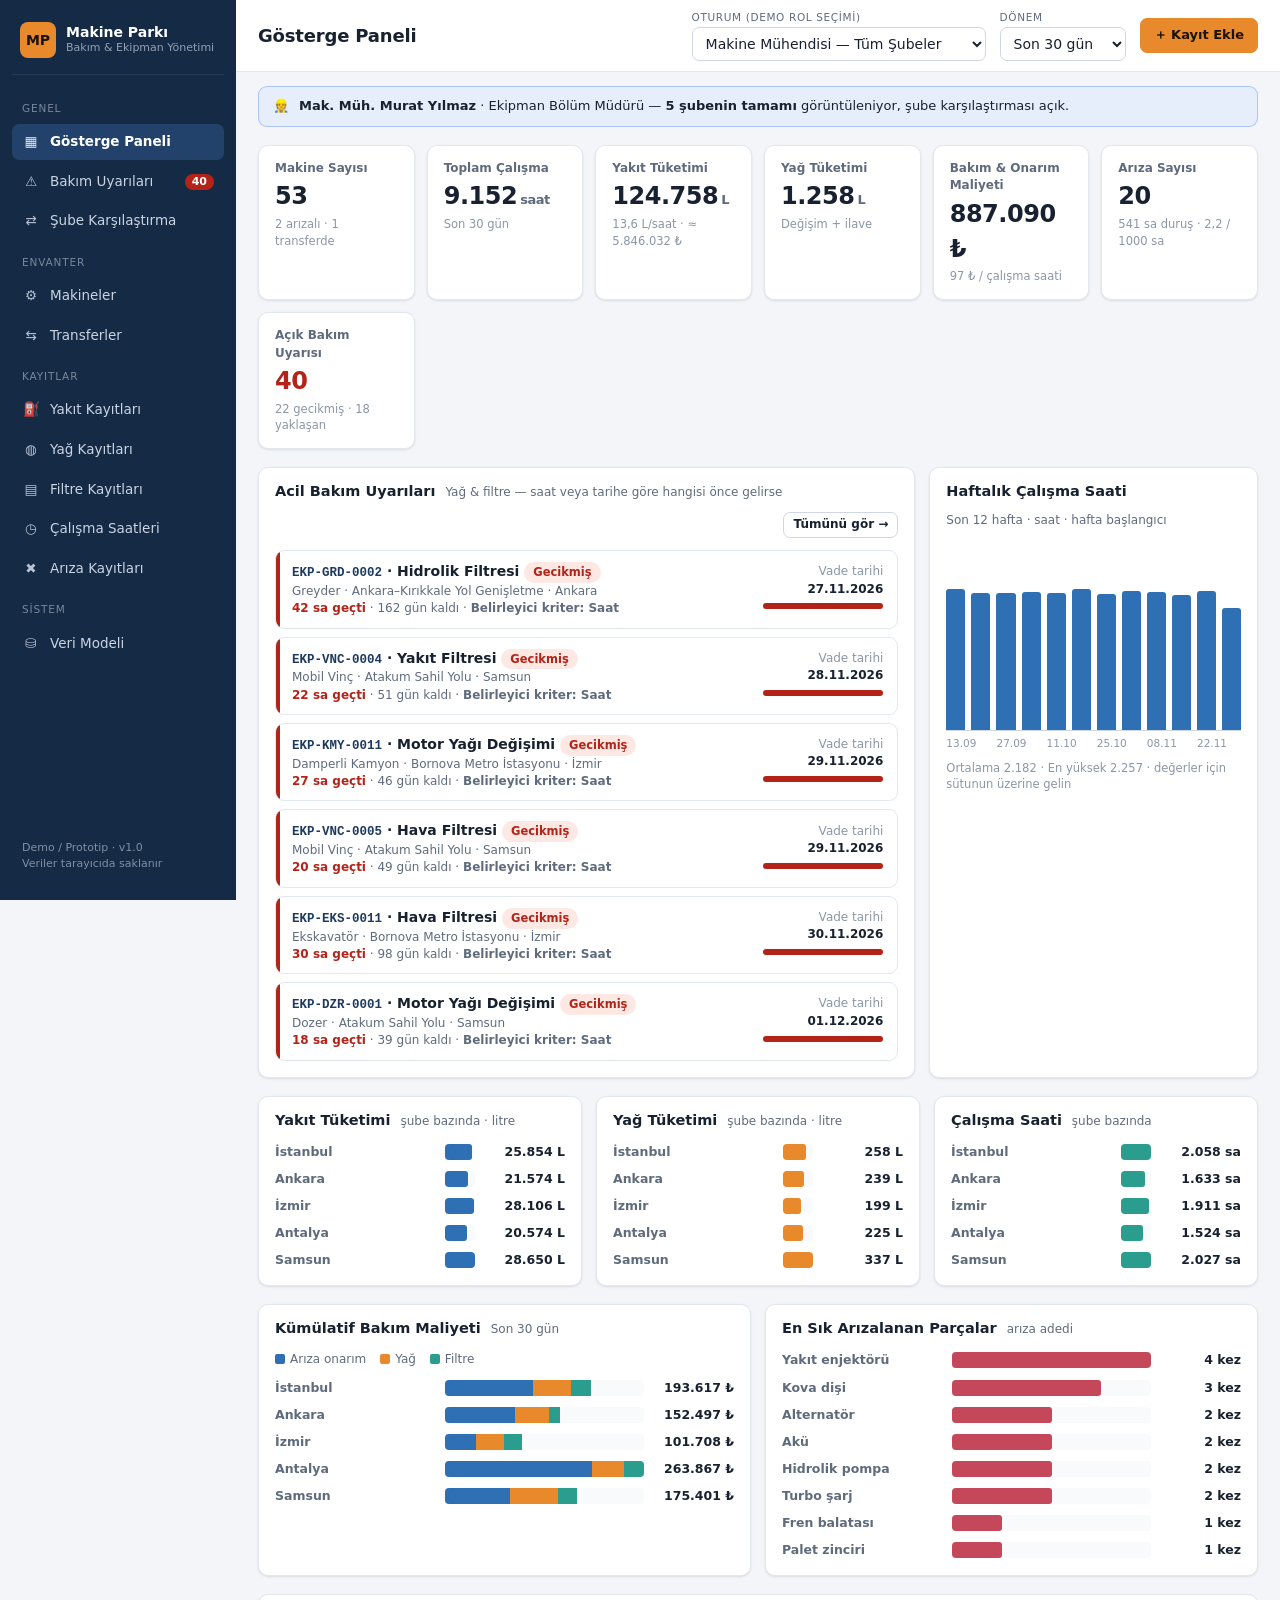
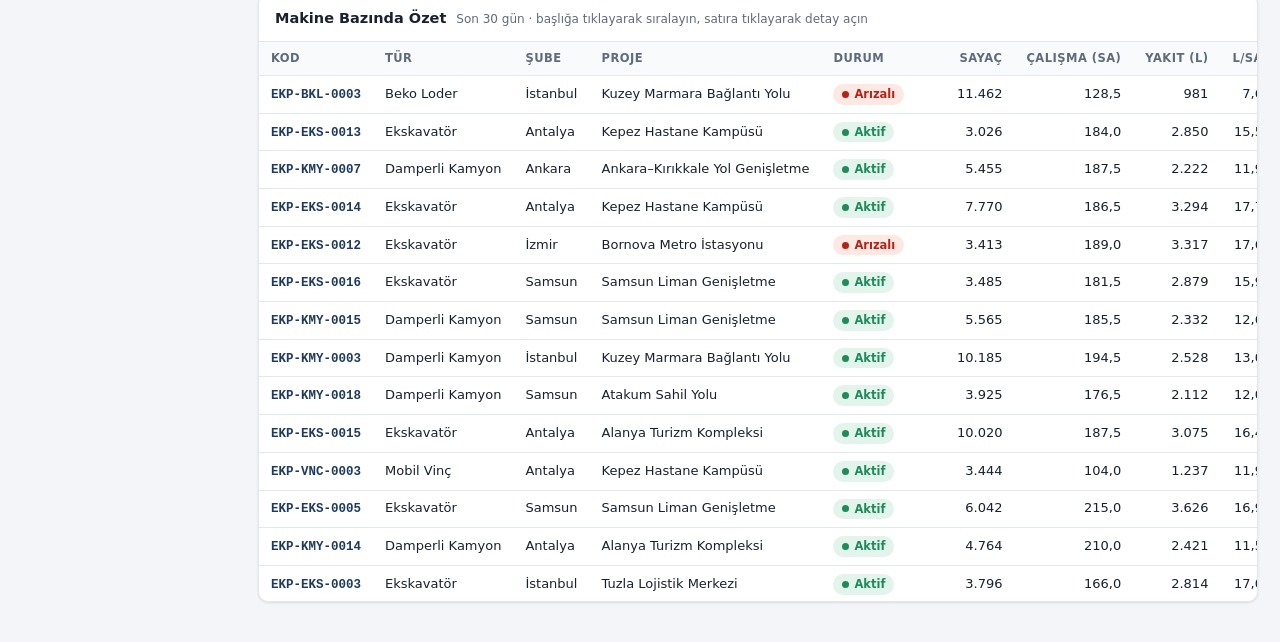
<file: ekipman-bakim-demo.html>
<!DOCTYPE html>
<html lang="tr">
<head>
<meta charset="utf-8">
<meta name="viewport" content="width=device-width, initial-scale=1">
<title>Makine Parkı Bakım Sistemi</title>
<style>
:root{
  --bg:#f3f5f8; --surface:#ffffff; --surface-2:#f8fafc; --border:#e3e8ef; --border-2:#cfd7e2;
  --text:#18212f; --muted:#5f6b7c; --faint:#8b96a6;
  --brand:#1f3a5f; --brand-2:#284b78; --accent:#e8892b; --accent-soft:#fdf0e1;
  --ok:#1f8a5b; --ok-soft:#e3f4ec; --warn:#b7791f; --warn-soft:#fdf3dc; --bad:#c2410c; --bad-2:#b42318; --bad-soft:#fde8e4;
  --info:#2563eb; --info-soft:#e6eefc;
  --c1:#2f6fb3; --c2:#e8892b; --c3:#2a9d8f; --c4:#8e5bb5; --c5:#c4485a;
  --sidebar:#152a45; --sidebar-text:#c9d4e3; --sidebar-active:#23426b;
  --shadow:0 1px 2px rgba(16,24,40,.05),0 1px 3px rgba(16,24,40,.06);
  --radius:10px;
}
@media (prefers-color-scheme: dark){
  :root:not([data-theme="light"]){
    --bg:#0f141b; --surface:#171e28; --surface-2:#1c2430; --border:#273242; --border-2:#33415a;
    --text:#e6ebf2; --muted:#a3afc0; --faint:#77839a;
    --brand:#9cc3f0; --brand-2:#7fb0e8; --accent:#f0a052; --accent-soft:#3a2a18;
    --ok:#4cc38a; --ok-soft:#173527; --warn:#e8b14f; --warn-soft:#3a2f17; --bad:#f2785c; --bad-2:#f2785c; --bad-soft:#3d1f1a;
    --info:#7aa7f5; --info-soft:#1b2a45;
    --c1:#5b9bdc; --c2:#f0a052; --c3:#4fbfb1; --c4:#b18ad6; --c5:#e27587;
    --sidebar:#0b1622; --sidebar-text:#b9c6d8; --sidebar-active:#1d3350;
    --shadow:0 1px 2px rgba(0,0,0,.3);
  }
}
:root[data-theme="dark"]{
    --bg:#0f141b; --surface:#171e28; --surface-2:#1c2430; --border:#273242; --border-2:#33415a;
    --text:#e6ebf2; --muted:#a3afc0; --faint:#77839a;
    --brand:#9cc3f0; --brand-2:#7fb0e8; --accent:#f0a052; --accent-soft:#3a2a18;
    --ok:#4cc38a; --ok-soft:#173527; --warn:#e8b14f; --warn-soft:#3a2f17; --bad:#f2785c; --bad-2:#f2785c; --bad-soft:#3d1f1a;
    --info:#7aa7f5; --info-soft:#1b2a45;
    --c1:#5b9bdc; --c2:#f0a052; --c3:#4fbfb1; --c4:#b18ad6; --c5:#e27587;
    --sidebar:#0b1622; --sidebar-text:#b9c6d8; --sidebar-active:#1d3350;
    --shadow:0 1px 2px rgba(0,0,0,.3);
}
*{box-sizing:border-box}
html,body{margin:0;padding:0}
body{background:var(--bg);color:var(--text);font:14px/1.45 "Segoe UI",system-ui,-apple-system,Roboto,"Helvetica Neue",Arial,sans-serif;-webkit-font-smoothing:antialiased}
button,input,select,textarea{font:inherit;color:inherit}
a{color:var(--info)}
.app{display:grid;grid-template-columns:236px 1fr;min-height:100vh}
/* Sidebar */
.sidebar{background:var(--sidebar);color:var(--sidebar-text);padding:18px 12px;position:sticky;top:0;height:100vh;overflow:auto;display:flex;flex-direction:column;gap:4px}
.brand{display:flex;gap:10px;align-items:center;padding:4px 8px 16px;border-bottom:1px solid rgba(255,255,255,.08);margin-bottom:10px}
.brand-logo{width:36px;height:36px;border-radius:8px;background:var(--accent);display:grid;place-items:center;color:#1b1206;font-weight:800;flex:none}
.brand-name{font-weight:700;color:#fff;font-size:14px;line-height:1.2}
.brand-sub{font-size:11px;opacity:.7}
.nav-sec{font-size:10.5px;text-transform:uppercase;letter-spacing:.08em;opacity:.55;padding:12px 10px 4px}
.nav-btn{display:flex;align-items:center;gap:10px;width:100%;text-align:left;background:none;border:0;color:inherit;padding:8px 10px;border-radius:7px;cursor:pointer;font-size:13.5px}
.nav-btn:hover{background:rgba(255,255,255,.06)}
.nav-btn.active{background:var(--sidebar-active);color:#fff;font-weight:600}
.nav-btn .ico{width:18px;text-align:center;opacity:.9}
.nav-btn .cnt{margin-left:auto;background:var(--bad-2);color:#fff;border-radius:10px;font-size:11px;padding:0 7px;font-weight:700}
.sidebar-foot{margin-top:auto;font-size:11px;opacity:.6;padding:10px}
/* Main */
main{min-width:0;display:flex;flex-direction:column}
.topbar{position:sticky;top:0;z-index:20;background:var(--surface);border-bottom:1px solid var(--border);padding:10px 22px;display:flex;align-items:center;gap:14px;flex-wrap:wrap}
.topbar h1{font-size:18px;margin:0;font-weight:700;letter-spacing:-.01em}
.topbar .sp{flex:1}
.ctl{display:flex;flex-direction:column;gap:2px}
.ctl label{font-size:10.5px;color:var(--muted);text-transform:uppercase;letter-spacing:.06em}
select,input,textarea{background:var(--surface);border:1px solid var(--border-2);border-radius:7px;padding:7px 9px;min-height:34px}
select:focus,input:focus,textarea:focus{outline:2px solid color-mix(in srgb,var(--info) 40%,transparent);outline-offset:0;border-color:var(--info)}
.btn{background:var(--surface);border:1px solid var(--border-2);border-radius:7px;padding:7px 13px;cursor:pointer;font-weight:600;font-size:13px;white-space:nowrap;min-height:34px}
.btn:hover{background:var(--surface-2)}
.btn.primary{background:var(--brand);border-color:var(--brand);color:#fff}
:root[data-theme="dark"] .btn.primary{color:#0f141b}
@media (prefers-color-scheme: dark){:root:not([data-theme="light"]) .btn.primary{color:#0f141b}}
.btn.primary:hover{background:var(--brand-2)}
.btn.accent{background:var(--accent);border-color:var(--accent);color:#1b1206}
.btn.sm{padding:3px 9px;font-size:12px;min-height:26px}
.btn.ghost{border-color:transparent;background:transparent}
.scope-banner{margin:14px 22px 0;padding:10px 14px;border-radius:9px;display:flex;gap:10px;align-items:center;font-size:13px;border:1px solid}
.scope-banner.mgr{background:var(--info-soft);border-color:color-mix(in srgb,var(--info) 30%,transparent)}
.scope-banner.stf{background:var(--accent-soft);border-color:color-mix(in srgb,var(--accent) 40%,transparent)}
.view{padding:18px 22px 40px;display:flex;flex-direction:column;gap:18px}
/* Cards */
.grid{display:grid;gap:14px}
.g2{grid-template-columns:repeat(2,minmax(0,1fr))}
.g3{grid-template-columns:repeat(3,minmax(0,1fr))}
.g32{grid-template-columns:minmax(0,2fr) minmax(0,1fr)}
.kpis{display:grid;grid-template-columns:repeat(auto-fit,minmax(148px,1fr));gap:12px}
.card{background:var(--surface);border:1px solid var(--border);border-radius:var(--radius);box-shadow:var(--shadow);min-width:0}
.card-h{padding:13px 16px 0;display:flex;align-items:baseline;gap:10px;flex-wrap:wrap}
.card-h h3{margin:0;font-size:14.5px;font-weight:700}
.card-h .sub{color:var(--muted);font-size:12px}
.card-h .r{margin-left:auto}
.card-b{padding:12px 16px 16px}
.kpi{padding:14px 16px}
.kpi .l{font-size:12px;color:var(--muted);font-weight:600}
.kpi .v{font-size:24px;font-weight:700;letter-spacing:-.02em;margin-top:2px;font-variant-numeric:tabular-nums}
.kpi .v small{font-size:13px;color:var(--muted);font-weight:600;margin-left:3px}
.kpi .s{font-size:11.5px;color:var(--faint);margin-top:2px}
.kpi.alert .v{color:var(--bad-2)}
/* Tables */
.tbl-wrap{overflow:auto;max-height:560px;border-top:1px solid var(--border)}
table{border-collapse:collapse;width:100%;font-size:13px}
th,td{padding:8px 12px;text-align:left;border-bottom:1px solid var(--border);white-space:nowrap}
th{position:sticky;top:0;background:var(--surface-2);font-size:11.5px;text-transform:uppercase;letter-spacing:.04em;color:var(--muted);font-weight:700;z-index:1}
th[data-sort]{cursor:pointer;user-select:none}
th[data-sort]:hover{color:var(--text)}
td.n,th.n{text-align:right;font-variant-numeric:tabular-nums}
tbody tr:hover{background:var(--surface-2)}
tr.click{cursor:pointer}
tfoot td{font-weight:700;background:var(--surface-2)}
.code{font-family:ui-monospace,SFMono-Regular,Menlo,Consolas,monospace;font-size:12.5px;font-weight:600;color:var(--brand)}
.muted{color:var(--muted)}
.faint{color:var(--faint)}
.pill{display:inline-flex;align-items:center;gap:5px;padding:2px 9px;border-radius:20px;font-size:11.5px;font-weight:700;white-space:nowrap}
.pill.ok{background:var(--ok-soft);color:var(--ok)}
.pill.warn{background:var(--warn-soft);color:var(--warn)}
.pill.bad{background:var(--bad-soft);color:var(--bad-2)}
.pill.info{background:var(--info-soft);color:var(--info)}
.pill.neutral{background:var(--surface-2);color:var(--muted);border:1px solid var(--border)}
.dot{width:7px;height:7px;border-radius:50%;background:currentColor;display:inline-block}
.toolbar{display:flex;gap:8px;flex-wrap:wrap;align-items:center;padding:0 16px 12px}
.toolbar input[type=search]{min-width:220px}
/* Charts */
.hbar{display:flex;flex-direction:column;gap:9px}
.hbar-row{display:grid;grid-template-columns:minmax(90px,160px) 1fr auto;gap:10px;align-items:center;font-size:12.5px}
.hbar-row .lb{overflow:hidden;text-overflow:ellipsis;white-space:nowrap;color:var(--muted);font-weight:600}
.hbar-track{height:16px;background:var(--surface-2);border-radius:4px;overflow:hidden;display:flex}
.hbar-fill{height:100%;border-radius:0 3px 3px 0}
.hbar-row .vl{font-variant-numeric:tabular-nums;font-weight:700;min-width:80px;text-align:right}
.legend{display:flex;gap:14px;flex-wrap:wrap;font-size:12px;color:var(--muted);margin-bottom:10px}
.legend i{display:inline-block;width:10px;height:10px;border-radius:2px;margin-right:5px;vertical-align:-1px}
.cols{display:flex;align-items:flex-end;gap:6px;height:190px;padding-top:16px;border-bottom:1px solid var(--border-2)}
.col{flex:1;display:flex;flex-direction:column;align-items:center;justify-content:flex-end;height:100%;min-width:0;position:relative}
.col .bar{width:100%;max-width:38px;background:var(--c1);border-radius:3px 3px 0 0;min-height:1px}
.col .bar:hover{filter:brightness(1.12)}
.col .tv{font-size:10.5px;color:var(--muted);margin-bottom:3px;font-variant-numeric:tabular-nums}
.cols-x{display:flex;gap:6px;margin-top:5px}
.cols-x span{flex:1;text-align:center;font-size:10.5px;color:var(--faint);min-width:0;overflow:visible;white-space:nowrap}
/* Alerts */
.alert-list{display:flex;flex-direction:column;gap:8px}
.alert-item{display:grid;grid-template-columns:4px 1fr auto;gap:12px;align-items:center;background:var(--surface);border:1px solid var(--border);border-radius:9px;padding:10px 14px 10px 0;overflow:hidden;cursor:pointer}
.alert-item:hover{border-color:var(--border-2)}
.alert-item .stripe{align-self:stretch;margin:-10px 0}
.alert-item.overdue .stripe{background:var(--bad-2)}
.alert-item.soon .stripe{background:var(--warn)}
.alert-item .t{font-weight:700}
.alert-item .m{font-size:12px;color:var(--muted)}
.alert-item .rt{text-align:right;font-size:12px}
.meter{height:6px;background:var(--surface-2);border-radius:4px;overflow:hidden;width:120px;display:inline-block;vertical-align:middle}
.meter i{display:block;height:100%}
/* WhatsApp mock */
.wa{background:#e5ddd5;border-radius:14px;padding:0;overflow:hidden;border:1px solid var(--border)}
.wa-h{background:#075e54;color:#fff;padding:10px 14px;display:flex;align-items:center;gap:10px}
.wa-av{width:32px;height:32px;border-radius:50%;background:#25d366;display:grid;place-items:center;font-weight:800;color:#063}
.wa-b{padding:14px;display:flex;flex-direction:column;gap:8px;min-height:200px}
.wa-msg{background:#fff;color:#111;border-radius:8px;padding:8px 10px;font-size:12.5px;max-width:92%;box-shadow:0 1px 1px rgba(0,0,0,.1);white-space:pre-line}
.wa-msg .tm{display:block;text-align:right;font-size:10px;color:#777;margin-top:3px}
.note{font-size:12px;color:var(--muted);background:var(--surface-2);border:1px dashed var(--border-2);border-radius:8px;padding:10px 12px}
/* Modal */
.modal-bg{position:fixed;inset:0;background:rgba(10,18,30,.5);z-index:100;display:flex;align-items:flex-start;justify-content:center;padding:40px 16px;overflow:auto}
.modal-bg.hidden{display:none}
.modal{background:var(--surface);border-radius:12px;width:min(1120px,100%);box-shadow:0 20px 50px rgba(0,0,0,.3);border:1px solid var(--border)}
.modal.narrow{width:min(620px,100%)}
.modal-h{display:flex;align-items:center;gap:10px;padding:14px 18px;border-bottom:1px solid var(--border)}
.modal-h h2{margin:0;font-size:16px}
.modal-h .x{margin-left:auto}
.modal-b{padding:16px 18px;display:flex;flex-direction:column;gap:14px}
.modal-f{padding:12px 18px;border-top:1px solid var(--border);display:flex;gap:8px;justify-content:flex-end}
.form-grid{display:grid;grid-template-columns:repeat(2,minmax(0,1fr));gap:12px}
.fld{display:flex;flex-direction:column;gap:4px}
.fld.full{grid-column:1/-1}
.fld label{font-size:12px;font-weight:600;color:var(--muted)}
.fld .hint{font-size:11px;color:var(--faint)}
.tabs{display:flex;gap:4px;border-bottom:1px solid var(--border);flex-wrap:wrap}
.tab{background:none;border:0;padding:8px 12px;cursor:pointer;font-weight:600;color:var(--muted);border-bottom:2px solid transparent;margin-bottom:-1px}
.tab.active{color:var(--text);border-color:var(--accent)}
.info-grid{display:grid;grid-template-columns:repeat(4,minmax(0,1fr));gap:10px}
.info-grid div{background:var(--surface-2);border-radius:8px;padding:8px 10px}
.info-grid b{display:block;font-size:11px;color:var(--muted);font-weight:600}
.calc{background:var(--info-soft);border-radius:8px;padding:10px 12px;font-size:13px}
pre.ddl{background:#0f1720;color:#d6e2f0;border-radius:9px;padding:14px;overflow:auto;font-size:12px;line-height:1.5;max-height:520px;margin:0}
.schema-grid{display:grid;grid-template-columns:repeat(auto-fill,minmax(290px,1fr));gap:12px}
.schema-card{border:1px solid var(--border);border-radius:9px;overflow:hidden;background:var(--surface)}
.schema-card h4{margin:0;padding:8px 12px;background:var(--brand);color:#fff;font-size:13px;display:flex;justify-content:space-between}
:root[data-theme="dark"] .schema-card h4{color:#0f141b}
@media (prefers-color-scheme: dark){:root:not([data-theme="light"]) .schema-card h4{color:#0f141b}}
.schema-card table td{padding:4px 12px;font-size:12px}
.schema-card .k{color:var(--accent);font-weight:700;font-size:10.5px}
.toast{position:fixed;bottom:20px;right:20px;background:#13243b;color:#fff;padding:11px 16px;border-radius:9px;box-shadow:0 8px 24px rgba(0,0,0,.25);z-index:200;font-size:13px;opacity:0;transform:translateY(10px);transition:.2s;pointer-events:none}
.toast.show{opacity:1;transform:none}
.empty{padding:30px;text-align:center;color:var(--muted)}
.row-actions{display:flex;gap:6px}
.mob-nav{display:none}
@media (max-width:1100px){.g3{grid-template-columns:1fr 1fr}.info-grid{grid-template-columns:repeat(2,1fr)}}
@media (max-width:860px){
  .app{grid-template-columns:1fr}
  .sidebar{display:none}
  .mob-nav{display:block;width:100%}
  .g2,.g3,.g32,.form-grid{grid-template-columns:1fr}
  .topbar{position:static}
  .topbar,.view{padding-left:16px;padding-right:16px}
  .scope-banner{margin-left:16px;margin-right:16px}
  .hbar-row{grid-template-columns:90px 1fr auto}
  .toolbar input[type=search]{min-width:0;flex:1}
}
@media print{.sidebar,.topbar .ctl,.topbar .btn{display:none}.app{grid-template-columns:1fr}}
</style>
</head>
<body>
<div class="app">
  <aside class="sidebar" id="sidebar"></aside>
  <main>
    <div class="topbar">
      <select class="mob-nav" id="mobNav" aria-label="Menü"></select>
      <h1 id="pageTitle">Gösterge Paneli</h1>
      <span class="sp"></span>
      <div class="ctl"><label for="roleSel">Oturum (Demo Rol Seçimi)</label><select id="roleSel"></select></div>
      <div class="ctl"><label for="periodSel">Dönem</label>
        <select id="periodSel">
          <option value="7">Son 7 gün</option>
          <option value="30">Son 30 gün</option>
          <option value="90">Son 90 gün</option>
          <option value="all">Tüm kayıtlar</option>
        </select></div>
      <button class="btn accent" data-action="new-record">＋ Kayıt Ekle</button>
    </div>
    <div id="scopeBanner"></div>
    <div class="view" id="view"></div>
  </main>
</div>
<div class="modal-bg hidden" id="modalBg"><div class="modal" id="modal"></div></div>
<div class="toast" id="toast"></div>

<script>
'use strict';
/* =====================================================================
   MAKİNE PARKI BAKIM YÖNETİM SİSTEMİ — DEMO / PROTOTİP
   ---------------------------------------------------------------------
   • Tek dosya, harici bağımlılık yok, çevrimdışı çalışır.
   • Veritabanı: aşağıdaki SCHEMA tanımına uyan tablolar (JS dizileri),
     tarayıcının localStorage'ında saklanır.
   • SCHEMA nesnesi, PostgreSQL DDL'sine otomatik dönüştürülür
     ("Veri Modeli" ekranı) → gerçek veritabanına geçiş için temel.
   ===================================================================== */

/* ---------------------------- 1. ŞEMA ----------------------------- */
const SCHEMA = {
  branches: { desc:'Şubeler (5 sabit şube)', cols:[
    ['id','SERIAL','PK'],['code','VARCHAR(5)','UNIQUE NOT NULL'],['name','VARCHAR(80)','NOT NULL'],
    ['region','VARCHAR(60)','NOT NULL'],['city','VARCHAR(40)','NOT NULL']]},
  users: { desc:'Kullanıcılar ve yetki seviyeleri', cols:[
    ['id','SERIAL','PK'],['full_name','VARCHAR(80)','NOT NULL'],
    ['role','VARCHAR(20)',"NOT NULL CHECK (role IN ('MUHENDIS','SUBE_PERSONELI'))"],
    ['branch_id','INT','FK branches(id) — MUHENDIS için NULL'],['phone','VARCHAR(20)','WhatsApp bildirimleri için']]},
  projects: { desc:'Projeler (her proje tek bir şubeye bağlı)', cols:[
    ['id','SERIAL','PK'],['branch_id','INT','FK branches(id) NOT NULL'],['code','VARCHAR(20)','UNIQUE NOT NULL'],
    ['name','VARCHAR(120)','NOT NULL'],['start_date','DATE',''],['status','VARCHAR(15)',"DEFAULT 'DEVAM'"]]},
  machine_types: { desc:'Makine türleri ve varsayılan bakım periyotları', cols:[
    ['id','SERIAL','PK'],['code','VARCHAR(5)','UNIQUE NOT NULL'],['name','VARCHAR(60)','NOT NULL'],
    ['fuel_lph','NUMERIC(5,1)','Ortalama yakıt tüketimi L/saat'],['oil_capacity_l','NUMERIC(6,1)','Motor yağı kapasitesi'],
    ['oil_interval_h','INT','Yağ değişim periyodu (saat)'],['oil_interval_d','INT','Yağ değişim periyodu (gün)']]},
  machines: { desc:'Makineler — kod şirket içi üretilir; makine bir anda tek projeye aittir', cols:[
    ['id','SERIAL','PK'],['code','VARCHAR(20)','UNIQUE NOT NULL — şirket iç kodu (örn. EKP-EKS-0007)'],
    ['type_id','INT','FK machine_types(id) NOT NULL'],['project_id','INT','FK projects(id) NOT NULL — şube proje üzerinden'],
    ['brand','VARCHAR(40)',''],['model','VARCHAR(40)',''],['model_year','SMALLINT',''],
    ['initial_hour_meter','NUMERIC(9,1)','Sisteme girişteki saat sayacı'],
    ['status','VARCHAR(12)',"CHECK (status IN ('AKTIF','ARIZALI','TRANSFERDE'))"]]},
  fuel_logs: { desc:'Yakıt ikmal kayıtları', cols:[
    ['id','BIGSERIAL','PK'],['machine_id','INT','FK machines(id) NOT NULL'],
    ['branch_id','INT','FK branches(id) — kayıt anındaki şube'],['project_id','INT','FK projects(id) — kayıt anındaki proje'],
    ['logged_at','TIMESTAMP','NOT NULL — tarih + saat'],['liters','NUMERIC(8,1)','NOT NULL CHECK (liters > 0)'],
    ['unit_price','NUMERIC(8,2)','TL / litre'],['recorded_by','INT','FK users(id)']]},
  oil_logs: { desc:'Yağ kayıtları (değişim veya ilave)', cols:[
    ['id','BIGSERIAL','PK'],['machine_id','INT','FK machines(id) NOT NULL'],['branch_id','INT','FK branches(id)'],['project_id','INT','FK projects(id)'],
    ['logged_at','TIMESTAMP','NOT NULL'],['operation','VARCHAR(10)',"CHECK (operation IN ('DEGISIM','ILAVE'))"],
    ['oil_type','VARCHAR(40)',''],['liters','NUMERIC(8,1)','NOT NULL'],['hour_meter','NUMERIC(9,1)','İşlem anındaki saat sayacı'],
    ['interval_h','INT','Periyot (saat) — yalnız DEGISIM'],['interval_d','INT','Periyot (gün) — yalnız DEGISIM'],
    ['next_due_hours','NUMERIC(9,1)','Hesaplanan: hour_meter + interval_h'],['next_due_date','DATE','Hesaplanan: logged_at + interval_d'],
    ['cost','NUMERIC(12,2)','TL'],['recorded_by','INT','FK users(id)']]},
  filter_logs: { desc:'Filtre değişim kayıtları', cols:[
    ['id','BIGSERIAL','PK'],['machine_id','INT','FK machines(id) NOT NULL'],['branch_id','INT','FK branches(id)'],['project_id','INT','FK projects(id)'],
    ['filter_type','VARCHAR(30)',"NOT NULL (MOTOR_YAG, YAKIT, HAVA, HIDROLIK)"],['changed_at','TIMESTAMP','NOT NULL — son değişim'],
    ['hour_meter','NUMERIC(9,1)','Değişim anındaki saat sayacı'],['interval_h','INT','NOT NULL — periyot (saat)'],['interval_d','INT','NOT NULL — periyot (gün)'],
    ['next_due_hours','NUMERIC(9,1)','Hesaplanan'],['next_due_date','DATE','Hesaplanan'],['cost','NUMERIC(12,2)','TL'],['recorded_by','INT','FK users(id)']]},
  operating_hours: { desc:'Günlük çalışma saatleri', cols:[
    ['id','BIGSERIAL','PK'],['machine_id','INT','FK machines(id) NOT NULL'],['branch_id','INT','FK branches(id)'],['project_id','INT','FK projects(id)'],
    ['work_date','DATE','NOT NULL'],['hours','NUMERIC(4,1)','CHECK (hours BETWEEN 0 AND 24)'],['recorded_by','INT','FK users(id)'],
    ['','','UNIQUE (machine_id, work_date)']]},
  breakdown_logs: { desc:'Arıza kayıtları', cols:[
    ['id','BIGSERIAL','PK'],['machine_id','INT','FK machines(id) NOT NULL'],['branch_id','INT','FK branches(id)'],['project_id','INT','FK projects(id)'],
    ['part','VARCHAR(60)','NOT NULL — arızalanan parça'],['cause','VARCHAR(60)','NOT NULL — arıza nedeni'],['description','TEXT',''],
    ['occurred_at','TIMESTAMP','NOT NULL'],['part_last_replaced_at','DATE','Parçanın bir önceki değişim tarihi'],
    ['downtime_hours','NUMERIC(7,1)','Fiili duruş süresi'],['cost','NUMERIC(12,2)','Parça + işçilik (TL)'],
    ['status','VARCHAR(12)',"CHECK (status IN ('ACIK','GIDERILDI'))"],['resolved_at','TIMESTAMP',''],['recorded_by','INT','FK users(id)']]},
  transfer_logs: { desc:'Şubeler / projeler arası makine transferi (çıkış → giriş)', cols:[
    ['id','BIGSERIAL','PK'],['machine_id','INT','FK machines(id) NOT NULL'],
    ['from_project_id','INT','FK projects(id)'],['from_branch_id','INT','FK branches(id)'],
    ['to_project_id','INT','FK projects(id)'],['to_branch_id','INT','FK branches(id)'],
    ['checkout_at','TIMESTAMP','NOT NULL — çıkış'],['checkout_by','INT','FK users(id)'],
    ['checkin_at','TIMESTAMP','NULL = yolda'],['checkin_by','INT','FK users(id)'],['note','TEXT','']]},
  notifications: { desc:'(Planlanan) WhatsApp bildirim kuyruğu — demoda kullanılmaz', cols:[
    ['id','BIGSERIAL','PK'],['user_id','INT','FK users(id)'],['machine_id','INT','FK machines(id)'],
    ['channel','VARCHAR(12)',"DEFAULT 'WHATSAPP'"],['message','TEXT',''],['status','VARCHAR(10)',"QUEUED / SENT / FAILED"],['sent_at','TIMESTAMP','']]}
};

/* ---------------------- 2. YARDIMCI FONKSİYONLAR ---------------------- */
const DAY = 864e5;
const TODAY = (()=>{const d=new Date(); d.setHours(0,0,0,0); return d;})();
const pad = n => String(n).padStart(2,'0');
const isoD = d => `${d.getFullYear()}-${pad(d.getMonth()+1)}-${pad(d.getDate())}`;
const isoDT = d => `${isoD(d)}T${pad(d.getHours())}:${pad(d.getMinutes())}`;
const addDays = (d,n) => new Date(d.getTime()+n*DAY);
const parseD = s => s ? new Date(s.length===10 ? s+'T00:00' : s) : null;
const fmtD = s => { if(!s) return '—'; const d=parseD(s); return `${pad(d.getDate())}.${pad(d.getMonth()+1)}.${d.getFullYear()}`; };
const fmtDT = s => { if(!s) return '—'; const d=parseD(s); return `${fmtD(s)} ${pad(d.getHours())}:${pad(d.getMinutes())}`; };
const daysBetween = (a,b) => Math.round((parseD(b)-parseD(a))/DAY);
const NF0 = new Intl.NumberFormat('tr-TR',{maximumFractionDigits:0});
const NF1 = new Intl.NumberFormat('tr-TR',{minimumFractionDigits:1,maximumFractionDigits:1});
const n0 = v => NF0.format(v||0), n1 = v => NF1.format(v||0);
const tl = v => NF0.format(v||0)+' ₺';
const esc = s => String(s ?? '').replace(/[&<>"']/g,c=>({'&':'&amp;','<':'&lt;','>':'&gt;','"':'&quot;',"'":'&#39;'}[c]));
const sum = (arr,f) => arr.reduce((a,r)=>a+((typeof f==='function'?f(r):r[f])||0),0);
const groupBy = (arr,f) => arr.reduce((m,r)=>{const k=f(r); (m[k]=m[k]||[]).push(r); return m;},{});
function mulberry32(a){return function(){a|=0;a=a+0x6D2B79F5|0;let t=Math.imul(a^a>>>15,1|a);t=t+Math.imul(t^t>>>7,61|t)^t;return((t^t>>>14)>>>0)/4294967296;}}

const FILTER_TYPES = {
  MOTOR_YAG:{label:'Motor Yağ Filtresi', h:250, d:90,  cost:[750,1100]},
  YAKIT:    {label:'Yakıt Filtresi',     h:500, d:180, cost:[950,1500]},
  HAVA:     {label:'Hava Filtresi',      h:500, d:180, cost:[1600,2600]},
  HIDROLIK: {label:'Hidrolik Filtresi',  h:1000,d:365, cost:[2200,3600]}
};
const OIL_TYPES = ['Motor Yağı 15W-40','Hidrolik Yağı HV46','Şanzıman Yağı 80W-90'];
const PARTS = {
  'Hidrolik hortum':[3500,9000],'Hidrolik pompa':[45000,120000],'Marş motoru':[12000,26000],'Alternatör':[9000,19000],
  'Yakıt enjektörü':[8000,22000],'Su pompası':[6000,14000],'Turbo şarj':[28000,65000],'Fren balatası':[4000,9000],
  'Lastik':[14000,38000],'Kova dişi':[2500,7000],'Palet zinciri':[60000,140000],'Akü':[4500,8500],'Fan kayışı':[900,2500],
  'Radyatör':[11000,24000],'Silindir contası':[5000,13000]
};
const CAUSES = ['Normal aşınma','Aşırı ısınma','Operatör hatası','Kirli / kalitesiz yakıt','Bakım gecikmesi','Malzeme yorulması','Darbe / kaza','Elektrik arızası','Sızıntı'];
const ALERT_DAYS = 14, ALERT_HOURS = 50;

/* ---------------------- 3. DEMO VERİSİ ÜRETİMİ ----------------------- */
const HIST_DAYS = 150;
function seed(){
  const R = mulberry32(20261006);
  const rnd=(a,b)=>a+R()*(b-a), ri=(a,b)=>Math.floor(rnd(a,b+1)), pick=a=>a[Math.floor(R()*a.length)];
  const START = addDays(TODAY,-HIST_DAYS);
  const db = {};
  db.branches = [
    {id:1,code:'IST',name:'İstanbul Şubesi',region:'Marmara Bölgesi',city:'İstanbul'},
    {id:2,code:'ANK',name:'Ankara Şubesi',region:'İç Anadolu Bölgesi',city:'Ankara'},
    {id:3,code:'IZM',name:'İzmir Şubesi',region:'Ege Bölgesi',city:'İzmir'},
    {id:4,code:'ANT',name:'Antalya Şubesi',region:'Akdeniz Bölgesi',city:'Antalya'},
    {id:5,code:'SAM',name:'Samsun Şubesi',region:'Karadeniz Bölgesi',city:'Samsun'}
  ];
  db.users = [
    {id:1,full_name:'Mak. Müh. Murat Yılmaz',role:'MUHENDIS',branch_id:null,phone:'+90 532 000 00 01'},
    {id:2,full_name:'Ahmet Kaya',role:'SUBE_PERSONELI',branch_id:1,phone:'+90 532 000 00 11'},
    {id:3,full_name:'Elif Demir',role:'SUBE_PERSONELI',branch_id:2,phone:'+90 532 000 00 12'},
    {id:4,full_name:'Can Öztürk',role:'SUBE_PERSONELI',branch_id:3,phone:'+90 532 000 00 13'},
    {id:5,full_name:'Zeynep Aydın',role:'SUBE_PERSONELI',branch_id:4,phone:'+90 532 000 00 14'},
    {id:6,full_name:'Emre Şahin',role:'SUBE_PERSONELI',branch_id:5,phone:'+90 532 000 00 15'}
  ];
  const pj = [
    [1,'Başakşehir Konut Projesi'],[1,'Kuzey Marmara Bağlantı Yolu'],[1,'Tuzla Lojistik Merkezi'],
    [2,'Etimesgut Kentsel Dönüşüm'],[2,'Ankara–Kırıkkale Yol Genişletme'],
    [3,'Menemen OSB Altyapısı'],[3,'Bornova Metro İstasyonu'],
    [4,'Kepez Hastane Kampüsü'],[4,'Alanya Turizm Kompleksi'],
    [5,'Samsun Liman Genişletme'],[5,'Atakum Sahil Yolu']
  ];
  const seqByBranch={};
  db.projects = pj.map(([b,name],i)=>{ seqByBranch[b]=(seqByBranch[b]||0)+1; const br=db.branches[b-1];
    return {id:i+1,branch_id:b,code:`PRJ-${br.code}-${pad(seqByBranch[b])}`,name,start_date:isoD(addDays(TODAY,-ri(200,700))),status:'DEVAM'}; });
  db.machine_types = [
    {id:1,code:'EKS',name:'Ekskavatör',fuel_lph:16,oil_capacity_l:32,oil_interval_h:250,oil_interval_d:90,hrs:[6,10],models:[['Komatsu','PC210'],['CAT','320'],['Hitachi','ZX350'],['Hidromek','HMK 220']]},
    {id:2,code:'KMY',name:'Damperli Kamyon',fuel_lph:12,oil_capacity_l:36,oil_interval_h:250,oil_interval_d:90,hrs:[7,10],models:[['Mercedes','Arocs 4142'],['Ford Trucks','4142D'],['MAN','TGS 41.400']]},
    {id:3,code:'LDR',name:'Lastikli Yükleyici',fuel_lph:14,oil_capacity_l:30,oil_interval_h:250,oil_interval_d:90,hrs:[5,9],models:[['CAT','966'],['Volvo','L120H']]},
    {id:4,code:'DZR',name:'Dozer',fuel_lph:21,oil_capacity_l:40,oil_interval_h:250,oil_interval_d:90,hrs:[5,9],models:[['CAT','D6'],['Komatsu','D65']]},
    {id:5,code:'BKL',name:'Beko Loder',fuel_lph:7,oil_capacity_l:15,oil_interval_h:250,oil_interval_d:90,hrs:[5,9],models:[['JCB','3CX'],['Hidromek','102B']]},
    {id:6,code:'GRD',name:'Greyder',fuel_lph:13,oil_capacity_l:28,oil_interval_h:250,oil_interval_d:90,hrs:[4,8],models:[['CAT','140K'],['Mitsubishi','MG330']]},
    {id:7,code:'SLN',name:'Silindir',fuel_lph:9,oil_capacity_l:18,oil_interval_h:250,oil_interval_d:90,hrs:[4,8],models:[['Hamm','3410'],['Bomag','BW213']]},
    {id:8,code:'VNC',name:'Mobil Vinç',fuel_lph:11,oil_capacity_l:30,oil_interval_h:300,oil_interval_d:120,hrs:[3,7],models:[['Liebherr','LTM 1090'],['Tadano','GR-600']]},
    {id:9,code:'BPM',name:'Beton Pompası',fuel_lph:10,oil_capacity_l:24,oil_interval_h:250,oil_interval_d:90,hrs:[3,7],models:[['Putzmeister','M38'],['Schwing','S36']]},
    {id:10,code:'JNR',name:'Jeneratör',fuel_lph:15,oil_capacity_l:22,oil_interval_h:500,oil_interval_d:180,hrs:[8,14],models:[['Aksa','APD 250'],['Teksan','TJ 200']]}
  ];
  // Makineler
  db.machines=[]; const typeSeq={};
  db.projects.forEach(p=>{
    const n=ri(4,6); const pool=[1,2,1,3,5,4,6,7,8,9,10,2];
    for(let k=0;k<n;k++){
      const tid=k<2?pool[k]:pick(pool); const t=db.machine_types.find(x=>x.id===tid);
      typeSeq[t.code]=(typeSeq[t.code]||0)+1;
      const [brand,model]=pick(t.models);
      db.machines.push({id:db.machines.length+1,code:`EKP-${t.code}-${String(typeSeq[t.code]).padStart(4,'0')}`,type_id:t.id,project_id:p.id,
        brand,model,model_year:ri(2012,2024),initial_hour_meter:ri(1500,11000),status:'AKTIF'});
    }
  });
  const mtype = m => db.machine_types.find(t=>t.id===m.type_id);
  const pbranch = pid => db.projects.find(p=>p.id===pid).branch_id;
  const staffOf = b => db.users.find(u=>u.branch_id===b).id;

  // Transferler (tamamlanmış + yolda)
  db.transfer_logs=[];
  const timeline={}; db.machines.forEach(m=>timeline[m.id]=[{from:-1,pid:m.project_id}]);
  const plannedTransfers=[[3,6,95],[14,10,62],[27,1,34],[40,8,12]];
  plannedTransfers.forEach(([mid,toPid,ago])=>{
    const m=db.machines[mid-1]; if(!m) return;
    const fromPid=timeline[m.id][timeline[m.id].length-1].pid; if(pbranch(fromPid)===pbranch(toPid)) toPid=(toPid%11)+1;
    const co=addDays(TODAY,-ago); co.setHours(ri(7,10),pick([0,15,30,45]));
    const ci=addDays(co,ri(1,2)); ci.setHours(ri(9,16),pick([0,20,40]));
    db.transfer_logs.push({id:db.transfer_logs.length+1,machine_id:m.id,from_project_id:fromPid,from_branch_id:pbranch(fromPid),
      to_project_id:toPid,to_branch_id:pbranch(toPid),checkout_at:isoDT(co),checkout_by:staffOf(pbranch(fromPid)),
      checkin_at:isoDT(ci),checkin_by:staffOf(pbranch(toPid)),note:'Proje ihtiyacı doğrultusunda sevk.'});
    timeline[m.id].push({from:HIST_DAYS-ago+1,pid:toPid});
    m.project_id=toPid;
  });
  // Yolda olan transfer
  { const m=db.machines[db.machines.length-3]; const fromPid=m.project_id; const toPid=fromPid<=4?9:2;
    const co=addDays(TODAY,-1); co.setHours(8,30);
    db.transfer_logs.push({id:db.transfer_logs.length+1,machine_id:m.id,from_project_id:fromPid,from_branch_id:pbranch(fromPid),
      to_project_id:toPid,to_branch_id:pbranch(toPid),checkout_at:isoDT(co),checkout_by:staffOf(pbranch(fromPid)),
      checkin_at:null,checkin_by:null,note:'Lowbed ile sevk ediliyor.'});
    m.status='TRANSFERDE'; m._transitFrom=HIST_DAYS-1; }
  const pidAt=(m,dayIdx)=>{let p=timeline[m.id][0].pid; for(const t of timeline[m.id]) if(dayIdx>=t.from) p=t.pid; return p;};

  // Açık arızalar (makine şu an arızalı)
  const openBreak={}; [[9,2],[33,1]].forEach(([mid,ago])=>{openBreak[mid]=HIST_DAYS-ago; db.machines[mid-1].status='ARIZALI';});

  // Çalışma saatleri + yakıt
  db.operating_hours=[]; db.fuel_logs=[];
  const meterEnd={}; // her makine için gün sonu sayaç dizisi
  db.machines.forEach(m=>{
    const t=mtype(m); let meter=m.initial_hour_meter; const arr=[]; let acc=0, nextFill=ri(1,3);
    for(let d=0; d<HIST_DAYS; d++){
      const date=addDays(START,d); const dow=date.getDay();
      const stop=(openBreak[m.id]!==undefined && d>=openBreak[m.id]) || (m._transitFrom!==undefined && d>=m._transitFrom);
      let h=0;
      if(!stop && !(dow===0 && R()<0.8) && R()>0.05){ h=Math.round(rnd(t.hrs[0],t.hrs[1])*2)/2; if(dow===6) h=Math.round(h*0.6*2)/2; }
      const pid=pidAt(m,d), bid=pbranch(pid);
      if(h>0){ db.operating_hours.push({id:db.operating_hours.length+1,machine_id:m.id,branch_id:bid,project_id:pid,work_date:isoD(date),hours:h,recorded_by:staffOf(bid)}); }
      meter+=h; arr.push(meter); acc+=h;
      if(--nextFill<=0 && acc>0){
        const dt=new Date(date); dt.setHours(ri(7,17),pick([0,10,20,30,40,50]));
        if(d===HIST_DAYS-1 && dt>new Date()) dt.setHours(7,0);
        db.fuel_logs.push({id:db.fuel_logs.length+1,machine_id:m.id,branch_id:bid,project_id:pid,logged_at:isoDT(dt),
          liters:Math.round(acc*t.fuel_lph*rnd(0.9,1.12)),unit_price:Math.round(rnd(45.2,48.6)*100)/100,recorded_by:staffOf(bid)});
        acc=0; nextFill=ri(1,3);
      }
    }
    meterEnd[m.id]=arr;
    delete m._transitFrom;
  });
  // Belirli bir "hedef saat önce" yapılmış bakımın gününü bul
  function dayForHoursAgo(m,hoursAgo){
    const arr=meterEnd[m.id], last=arr[arr.length-1];
    for(let d=arr.length-1; d>=0; d--) if(last-arr[d]>=hoursAgo) return {date:addDays(START,d),meter:arr[d],dayIdx:d};
    const extra=Math.ceil((hoursAgo-(last-m.initial_hour_meter))/6.5);
    return {date:addDays(START,-extra),meter:last-hoursAgo,dayIdx:0};
  }
  // Yağ & filtre
  db.oil_logs=[]; db.filter_logs=[];
  db.machines.forEach(m=>{
    const t=mtype(m);
    const mk=(log)=>{ const pid=pidAt(m,log.dayIdx), bid=pbranch(pid); return {branch_id:bid,project_id:pid,recorded_by:staffOf(bid)}; };
    // yağ değişimi: önceki + son
    const f=R()<0.1?rnd(0.97,1.08):rnd(0.1,0.8);
    const last=dayForHoursAgo(m,Math.round(t.oil_interval_h*f));
    const prev=dayForHoursAgo(m,Math.round(t.oil_interval_h*(f+rnd(0.92,1.05))));
    [prev,last].forEach(x=>{ const dt=new Date(x.date); dt.setHours(ri(7,16),pick([0,15,30,45]));
      const liters=t.oil_capacity_l;
      db.oil_logs.push({id:db.oil_logs.length+1,machine_id:m.id,...mk(x),logged_at:isoDT(dt),operation:'DEGISIM',oil_type:OIL_TYPES[0],liters,
        hour_meter:Math.round(x.meter),interval_h:t.oil_interval_h,interval_d:t.oil_interval_d,
        next_due_hours:Math.round(x.meter)+t.oil_interval_h,next_due_date:isoD(addDays(x.date,t.oil_interval_d)),cost:Math.round(liters*rnd(160,185)+600)}); });
    // ilave
    for(let k=0;k<ri(0,3);k++){ const x=dayForHoursAgo(m,ri(5,300)); const dt=new Date(x.date); dt.setHours(ri(7,17),pick([0,30]));
      const liters=ri(2,6); db.oil_logs.push({id:db.oil_logs.length+1,machine_id:m.id,...mk(x),logged_at:isoDT(dt),operation:'ILAVE',oil_type:pick(OIL_TYPES),liters,
        hour_meter:Math.round(x.meter),interval_h:null,interval_d:null,next_due_hours:null,next_due_date:null,cost:Math.round(liters*rnd(170,190))}); }
    // filtreler
    Object.entries(FILTER_TYPES).forEach(([key,ft])=>{
      if(key==='HIDROLIK' && (t.code==='KMY'||t.code==='JNR')) return;
      const ih=key==='MOTOR_YAG'?t.oil_interval_h:ft.h, id_=key==='MOTOR_YAG'?t.oil_interval_d:ft.d;
      const ff=R()<0.07?rnd(0.97,1.06):rnd(0.08,0.8); const x=dayForHoursAgo(m,Math.round(ih*ff)); const dt=new Date(x.date); dt.setHours(ri(7,16),pick([0,15,30,45]));
      db.filter_logs.push({id:db.filter_logs.length+1,machine_id:m.id,...mk(x),filter_type:key,changed_at:isoDT(dt),hour_meter:Math.round(x.meter),
        interval_h:ih,interval_d:id_,next_due_hours:Math.round(x.meter)+ih,next_due_date:isoD(addDays(x.date,id_)),cost:ri(ft.cost[0],ft.cost[1])});
    });
  });
  // Arızalar
  db.breakdown_logs=[];
  db.machines.forEach(m=>{
    const age=2026-m.model_year; const cnt=ri(0, age>8?4:age>4?3:2);
    const used=[];
    const days=[...Array(cnt)].map(()=>ri(3,HIST_DAYS-4)).sort((a,b)=>a-b);
    days.forEach(d=>{
      const part=(used.length && R()<0.35)?pick(used):pick(Object.keys(PARTS));
      const prevSame=db.breakdown_logs.filter(b=>b.machine_id===m.id && b.part===part).pop();
      const dt=addDays(START,d); dt.setHours(ri(7,17),pick([0,10,25,40,55]));
      const down=Math.round(rnd(2,60)*2)/2; const pid=pidAt(m,d), bid=pbranch(pid);
      const lr = prevSame ? prevSame.occurred_at.slice(0,10) : (R()<0.65 ? isoD(addDays(dt,-ri(180,1100))) : null);
      db.breakdown_logs.push({id:db.breakdown_logs.length+1,machine_id:m.id,branch_id:bid,project_id:pid,part,cause:pick(CAUSES),description:'',
        occurred_at:isoDT(dt),part_last_replaced_at:lr,downtime_hours:down,cost:Math.round(rnd(...PARTS[part])/50)*50,
        status:'GIDERILDI',resolved_at:isoDT(new Date(dt.getTime()+down*3600e3)),recorded_by:staffOf(bid)});
      used.push(part);
    });
  });
  Object.entries(openBreak).forEach(([mid,d])=>{
    const m=db.machines[mid-1]; const pid=m.project_id, bid=pbranch(pid); const dt=addDays(START,d); dt.setHours(10,15);
    const part=mid==9?'Hidrolik pompa':'Turbo şarj';
    db.breakdown_logs.push({id:db.breakdown_logs.length+1,machine_id:m.id,branch_id:bid,project_id:pid,part,cause:mid==9?'Bakım gecikmesi':'Aşırı ısınma',
      description:'Parça siparişi bekleniyor.',occurred_at:isoDT(dt),part_last_replaced_at:isoD(addDays(dt,-640)),downtime_hours:null,
      cost:mid==9?86500:41200,status:'ACIK',resolved_at:null,recorded_by:staffOf(bid)});
  });
  db.meta={version:1,seeded_at:new Date().toISOString(),seed_today:isoD(TODAY)};
  return db;
}

/* ------------------------ 4. KALICILIK (localStorage) ------------------------ */
const LS_DB='mkp_demo_db_v1', LS_SES='mkp_demo_session_v1';
let DB;
function lsGet(k){try{return localStorage.getItem(k);}catch(e){return null;}}
function lsSet(k,v){try{localStorage.setItem(k,v);}catch(e){}}
function loadDB(){
  const raw=lsGet(LS_DB);
  if(raw){ try{ const d=JSON.parse(raw); if(d.meta && d.meta.seed_today===isoD(TODAY)) return d; }catch(e){} }
  const d=seed(); lsSet(LS_DB,JSON.stringify(d)); return d;
}
function saveDB(){ lsSet(LS_DB,JSON.stringify(DB)); buildIndex(); }
function nextId(table){ return DB[table].reduce((a,r)=>Math.max(a,r.id),0)+1; }

/* ------------------------ 5. İNDEKS & SORGULAR ------------------------ */
let IDX={};
function buildIndex(){
  IDX.branch=Object.fromEntries(DB.branches.map(r=>[r.id,r]));
  IDX.project=Object.fromEntries(DB.projects.map(r=>[r.id,r]));
  IDX.type=Object.fromEntries(DB.machine_types.map(r=>[r.id,r]));
  IDX.machine=Object.fromEntries(DB.machines.map(r=>[r.id,r]));
  IDX.user=Object.fromEntries(DB.users.map(r=>[r.id,r]));
  IDX.meter={}; IDX.avg={};
  const since=isoD(addDays(TODAY,-14));
  DB.machines.forEach(m=>{IDX.meter[m.id]=m.initial_hour_meter; IDX.avg[m.id]=0;});
  DB.operating_hours.forEach(r=>{ IDX.meter[r.machine_id]+=r.hours; if(r.work_date>=since) IDX.avg[r.machine_id]+=r.hours; });
  DB.machines.forEach(m=>{ IDX.avg[m.id]=IDX.avg[m.id]/14; });
  IDX.maint=computeMaintenance();
}
const branchOfMachine = m => IDX.project[m.project_id].branch_id;
const typeName = m => IDX.type[m.type_id].name;

/* Oturum / yetki */
let S = Object.assign({role:'manager',branchId:1,period:'30',view:'dashboard',sort:{}},
  (()=>{try{return JSON.parse(lsGet(LS_SES)||'{}');}catch(e){return {};}})());
const saveSession=()=>lsSet(LS_SES,JSON.stringify(S));
const isMgr = () => S.role==='manager';
const inScope = bid => isMgr() || bid===S.branchId;
const periodStart = () => S.period==='all' ? null : isoD(addDays(TODAY,-(+S.period)+1));
const inPeriod = s => { const ps=periodStart(); return !ps || String(s).slice(0,10)>=ps; };
const visibleMachines = () => DB.machines.filter(m=>inScope(branchOfMachine(m)) || DB.transfer_logs.some(t=>t.machine_id===m.id && !t.checkin_at && inScope(t.to_branch_id)));
const visibleBranches = () => DB.branches.filter(b=>inScope(b.id));
/* Kayıt tablolarında yetki: kayıt anındaki şube (branch_id) esas alınır */
function rows(table,dateField,opts={}){
  return DB[table].filter(r=>inScope(r.branch_id) && (opts.allTime||!dateField||inPeriod(r[dateField])));
}
function currentUser(){ return isMgr()? DB.users.find(u=>u.role==='MUHENDIS') : DB.users.find(u=>u.branch_id===S.branchId); }

/* ------------------------ 6. BAKIM HESAPLAMA (UYARILAR) ------------------------ */
function evalItem(m,log,label,kind){
  const meter=IDX.meter[m.id], avg=IDX.avg[m.id];
  const dueH=log.hour_meter+log.interval_h, dueD=addDays(parseD(log.logged_at||log.changed_at),log.interval_d); dueD.setHours(0,0,0,0);
  const remH=dueH-meter, daysByDate=Math.round((dueD-TODAY)/DAY);
  const daysByHours = avg>0.2 ? Math.floor(remH/avg) : Infinity;
  const eff=Math.min(daysByDate,daysByHours);
  const trigger = daysByHours<daysByDate ? 'Saat' : 'Tarih';
  const level = (remH<=0 || daysByDate<0) ? 'overdue' : (eff<=ALERT_DAYS || remH<=ALERT_HOURS) ? 'soon' : 'ok';
  const usedPct = Math.max((meter-log.hour_meter)/log.interval_h, daysBetween(isoD(parseD(log.logged_at||log.changed_at)),isoD(TODAY))/log.interval_d);
  return {machine:m,label,kind,log,meter,dueH,dueD:isoD(dueD),remH,daysByDate,daysByHours,eff,trigger,level,usedPct,
    estDate: isFinite(eff)? isoD(addDays(TODAY,eff)) : isoD(dueD)};
}
function computeMaintenance(){
  const out=[];
  const oilBy=groupBy(DB.oil_logs.filter(o=>o.operation==='DEGISIM'),o=>o.machine_id);
  const filBy=groupBy(DB.filter_logs,f=>f.machine_id+'|'+f.filter_type);
  DB.machines.forEach(m=>{
    const ol=(oilBy[m.id]||[]).sort((a,b)=>a.logged_at<b.logged_at?-1:1).pop();
    if(ol) out.push(evalItem(m,ol,'Motor Yağı Değişimi','oil'));
    Object.entries(FILTER_TYPES).forEach(([k,ft])=>{
      const fl=(filBy[m.id+'|'+k]||[]).sort((a,b)=>a.changed_at<b.changed_at?-1:1).pop();
      if(fl) out.push(evalItem(m,fl,ft.label,'filter'));
    });
  });
  return out;
}
const scopedMaint = () => IDX.maint.filter(x=>inScope(branchOfMachine(x.machine)));
const activeAlerts = () => scopedMaint().filter(x=>x.level!=='ok').sort((a,b)=>(a.level===b.level?0:a.level==='overdue'?-1:1)||a.eff-b.eff);

/* ------------------------ 7. GRAFİK BİLEŞENLERİ ------------------------ */
const PALETTE=['var(--c1)','var(--c2)','var(--c3)','var(--c4)','var(--c5)'];
function hbar(items,fmt,color='var(--c1)'){
  if(!items.length) return '<div class="empty">Veri yok</div>';
  const max=Math.max(...items.map(i=>i.value),1);
  return `<div class="hbar">${items.map(i=>`<div class="hbar-row" title="${esc(i.label)}: ${esc(fmt(i.value))}">
    <span class="lb">${esc(i.label)}</span>
    <div class="hbar-track"><div class="hbar-fill" style="width:${(i.value/max*100).toFixed(1)}%;background:${i.color||color}"></div></div>
    <span class="vl">${fmt(i.value)}</span></div>`).join('')}</div>`;
}
function stacked(items,legend,fmt){
  if(!items.length) return '<div class="empty">Veri yok</div>';
  const max=Math.max(...items.map(i=>i.parts.reduce((a,b)=>a+b,0)),1);
  return `<div class="legend">${legend.map((l,k)=>`<span><i style="background:${PALETTE[k]}"></i>${esc(l)}</span>`).join('')}</div>
  <div class="hbar">${items.map(i=>{const tot=i.parts.reduce((a,b)=>a+b,0);
    return `<div class="hbar-row"><span class="lb">${esc(i.label)}</span><div class="hbar-track">${i.parts.map((p,k)=>`<div class="hbar-fill" title="${esc(legend[k])}: ${esc(fmt(p))}" style="border-radius:0;width:${(p/max*100).toFixed(2)}%;background:${PALETTE[k]}"></div>`).join('')}</div><span class="vl">${fmt(tot)}</span></div>`;}).join('')}</div>`;
}
function columns(series,fmt,color='var(--c1)'){
  const max=Math.max(...series.map(s=>s.value),1);
  return `<div class="cols">${series.map(s=>`<div class="col" title="${esc(s.label)}: ${esc(fmt(s.value))}"><span class="tv">${s.value&&series.length<=8?fmt(s.value):''}</span><div class="bar" style="height:${(s.value/max*82).toFixed(1)}%;background:${color}"></div></div>`).join('')}</div>
  <div class="cols-x">${series.map((s,i)=>`<span>${series.length>8&&i%2?'':esc(s.label)}</span>`).join('')}</div>
  ${series.length>8?`<div class="faint" style="font-size:11.5px;margin-top:8px">Ortalama ${fmt(series.reduce((a,s)=>a+s.value,0)/series.length)} · En yüksek ${fmt(max)} · değerler için sütunun üzerine gelin</div>`:''}`;
}

/* ------------------------ 8. TABLO BİLEŞENİ ------------------------ */
function table(id,cols,data,opts={}){
  const st=S.sort[id]; let d=data.slice();
  if(st){ const c=cols.find(c=>c.k===st.k); if(c){ const val=c.sv||(r=>r[c.k]); d.sort((a,b)=>{const x=val(a),y=val(b); return (x>y?1:x<y?-1:0)*st.dir;}); } }
  const limit=opts.limit||400; const shown=d.slice(0,limit);
  if(!d.length) return `<div class="empty">${opts.empty||'Bu kapsamda kayıt bulunamadı.'}</div>`;
  return `<div class="tbl-wrap"><table><thead><tr>${cols.map(c=>`<th class="${c.num?'n':''}" ${c.nosort?'':`data-sort="${id}|${c.k}"`}>${c.label}${st&&st.k===c.k?(st.dir>0?' ▲':' ▼'):''}</th>`).join('')}</tr></thead>
  <tbody>${shown.map(r=>`<tr ${opts.rowAttr?opts.rowAttr(r):''}>${cols.map(c=>`<td class="${c.num?'n':''}">${c.f?c.f(r):esc(r[c.k])}</td>`).join('')}</tr>`).join('')}</tbody>
  ${opts.foot?`<tfoot><tr>${opts.foot}</tr></tfoot>`:''}</table></div>
  ${d.length>limit?`<div class="faint" style="padding:8px 16px;font-size:12px">İlk ${limit} kayıt gösteriliyor (toplam ${n0(d.length)}).</div>`:''}`;
}
const mCode = id => { const m=IDX.machine[id]; return `<span class="code">${esc(m.code)}</span>`; };
const mLink = id => `<a href="#" data-action="machine" data-id="${id}" class="code" style="text-decoration:none">${esc(IDX.machine[id].code)}</a>`;
const bName = id => esc(IDX.branch[id]?.name.replace(' Şubesi','') ?? '—');
const pName = id => esc(IDX.project[id]?.name ?? '—');
const statusPill = s => ({AKTIF:'<span class="pill ok"><span class="dot"></span>Aktif</span>',ARIZALI:'<span class="pill bad"><span class="dot"></span>Arızalı</span>',TRANSFERDE:'<span class="pill info"><span class="dot"></span>Transferde</span>'}[s]||s);
const levelPill = (x) => x.level==='overdue'?'<span class="pill bad">Gecikmiş</span>':x.level==='soon'?'<span class="pill warn">Yaklaşıyor</span>':'<span class="pill ok">Normal</span>';
function remText(x){
  const h = x.remH<=0 ? `<b style="color:var(--bad-2)">${n0(-x.remH)} sa geçti</b>` : `${n0(x.remH)} sa kaldı`;
  const d = x.daysByDate<0 ? `<b style="color:var(--bad-2)">${-x.daysByDate} gün geçti</b>` : `${x.daysByDate} gün kaldı`;
  return `${h} · ${d}`;
}

/* ------------------------ 9. RAPOR METRİKLERİ ------------------------ */
function metricsFor(filterFn){
  const f=r=>filterFn(r);
  const oh=rows('operating_hours','work_date').filter(f), fu=rows('fuel_logs','logged_at').filter(f),
        ol=rows('oil_logs','logged_at').filter(f), fl=rows('filter_logs','changed_at').filter(f), bd=rows('breakdown_logs','occurred_at').filter(f);
  const now=new Date();
  const downtime=sum(bd,b=>b.status==='ACIK'?(now-parseD(b.occurred_at))/3600e3:b.downtime_hours);
  const hours=sum(oh,'hours'), fuel=sum(fu,'liters'), oil=sum(ol,'liters');
  const costB=sum(bd,'cost'), costO=sum(ol,'cost'), costF=sum(fl,'cost'), fuelCost=sum(fu,r=>r.liters*r.unit_price);
  return {hours,fuel,oil,fuelCost,costB,costO,costF,maint:costB+costO+costF,breakdowns:bd.length,downtime,
    fuelPerH: hours?fuel/hours:0, costPerH: hours?(costB+costO+costF)/hours:0, bdPer1000: hours?bd.length/hours*1000:0,
    _bd:bd,_oh:oh,_fu:fu};
}
function machineSummaryRows(){
  const oh=groupBy(rows('operating_hours','work_date'),r=>r.machine_id), fu=groupBy(rows('fuel_logs','logged_at'),r=>r.machine_id),
        ol=groupBy(rows('oil_logs','logged_at'),r=>r.machine_id), fl=groupBy(rows('filter_logs','changed_at'),r=>r.machine_id),
        bd=groupBy(rows('breakdown_logs','occurred_at'),r=>r.machine_id);
  return visibleMachines().map(m=>{
    const h=sum(oh[m.id]||[],'hours'), f=sum(fu[m.id]||[],'liters'), o=sum(ol[m.id]||[],'liters');
    const cost=sum(bd[m.id]||[],'cost')+sum(ol[m.id]||[],'cost')+sum(fl[m.id]||[],'cost');
    return {id:m.id,code:m.code,type:typeName(m),project:IDX.project[m.project_id].name,branch:branchOfMachine(m),status:m.status,
      meter:IDX.meter[m.id],hours:h,fuel:f,lph:h?f/h:0,oil:o,bd:(bd[m.id]||[]).length,cost};
  });
}

/* ------------------------ 10. GÖRÜNÜMLER ------------------------ */
const VIEWS = [
  {id:'dashboard',label:'Gösterge Paneli',ico:'▦',sec:'Genel'},
  {id:'alerts',label:'Bakım Uyarıları',ico:'⚠',sec:'Genel'},
  {id:'compare',label:'Şube Karşılaştırma',ico:'⇄',sec:'Genel',mgr:true},
  {id:'machines',label:'Makineler',ico:'⚙',sec:'Envanter'},
  {id:'transfers',label:'Transferler',ico:'⇆',sec:'Envanter'},
  {id:'fuel',label:'Yakıt Kayıtları',ico:'⛽',sec:'Kayıtlar'},
  {id:'oil',label:'Yağ Kayıtları',ico:'◍',sec:'Kayıtlar'},
  {id:'filters',label:'Filtre Kayıtları',ico:'▤',sec:'Kayıtlar'},
  {id:'hours',label:'Çalışma Saatleri',ico:'◷',sec:'Kayıtlar'},
  {id:'breakdowns',label:'Arıza Kayıtları',ico:'✖',sec:'Kayıtlar'},
  {id:'schema',label:'Veri Modeli',ico:'⛁',sec:'Sistem'}
];
const periodLabel = () => ({'7':'Son 7 gün','30':'Son 30 gün','90':'Son 90 gün','all':'Tüm kayıtlar'})[S.period];

function viewDashboard(){
  const M=metricsFor(()=>true); const vm=visibleMachines(); const alerts=activeAlerts();
  const over=alerts.filter(a=>a.level==='overdue').length;
  const groupKey = isMgr()? (r=>r.branch_id) : (r=>r.project_id);
  const groupLabel = isMgr()? (k=>IDX.branch[k].name.replace(' Şubesi','')) : (k=>IDX.project[k].name);
  const groups = isMgr()? DB.branches.map(b=>b.id) : DB.projects.filter(p=>p.branch_id===S.branchId).map(p=>p.id);
  const per = groups.map(g=>({g,label:groupLabel(g),m:metricsFor(r=>groupKey(r)===g)}));
  // haftalık çalışma saati (12 hafta)
  const weeks=[]; for(let w=11;w>=0;w--){ const end=addDays(TODAY,-w*7), st=addDays(end,-6);
    const v=sum(rows('operating_hours','work_date',{allTime:true}).filter(r=>r.work_date>=isoD(st)&&r.work_date<=isoD(end)),'hours');
    weeks.push({label:`${pad(st.getDate())}.${pad(st.getMonth()+1)}`,value:Math.round(v)}); }
  const partFreq=Object.entries(groupBy(M._bd,b=>b.part)).map(([k,v])=>({label:k,value:v.length})).sort((a,b)=>b.value-a.value).slice(0,8);
  const ms=machineSummaryRows().sort((a,b)=>b.cost-a.cost);
  return `
  <div class="kpis">
    <div class="card kpi"><div class="l">Makine Sayısı</div><div class="v">${vm.length}</div><div class="s">${vm.filter(m=>m.status==='ARIZALI').length} arızalı · ${vm.filter(m=>m.status==='TRANSFERDE').length} transferde</div></div>
    <div class="card kpi"><div class="l">Toplam Çalışma</div><div class="v">${n0(M.hours)}<small>saat</small></div><div class="s">${periodLabel()}</div></div>
    <div class="card kpi"><div class="l">Yakıt Tüketimi</div><div class="v">${n0(M.fuel)}<small>L</small></div><div class="s">${n1(M.fuelPerH)} L/saat · ≈ ${tl(M.fuelCost)}</div></div>
    <div class="card kpi"><div class="l">Yağ Tüketimi</div><div class="v">${n0(M.oil)}<small>L</small></div><div class="s">Değişim + ilave</div></div>
    <div class="card kpi"><div class="l">Bakım & Onarım Maliyeti</div><div class="v">${tl(M.maint)}</div><div class="s">${tl(M.costPerH)} / çalışma saati</div></div>
    <div class="card kpi"><div class="l">Arıza Sayısı</div><div class="v">${M.breakdowns}</div><div class="s">${n0(M.downtime)} sa duruş · ${n1(M.bdPer1000)} / 1000 sa</div></div>
    <div class="card kpi ${over?'alert':''}"><div class="l">Açık Bakım Uyarısı</div><div class="v">${alerts.length}</div><div class="s">${over} gecikmiş · ${alerts.length-over} yaklaşan</div></div>
  </div>

  <div class="grid g32">
    <div class="card"><div class="card-h"><h3>Acil Bakım Uyarıları</h3><span class="sub">Yağ & filtre — saat veya tarihe göre hangisi önce gelirse</span>
      <button class="btn sm r" data-nav="alerts">Tümünü gör →</button></div>
      <div class="card-b">${alertList(alerts.slice(0,6))}</div></div>
    <div class="card"><div class="card-h"><h3>Haftalık Çalışma Saati</h3><span class="sub">Son 12 hafta · saat · hafta başlangıcı</span></div>
      <div class="card-b">${columns(weeks,n0)}</div></div>
  </div>

  <div class="grid g3">
    <div class="card"><div class="card-h"><h3>Yakıt Tüketimi</h3><span class="sub">${isMgr()?'şube bazında':'proje bazında'} · litre</span></div>
      <div class="card-b">${hbar(per.map(p=>({label:p.label,value:p.m.fuel})),v=>n0(v)+' L')}</div></div>
    <div class="card"><div class="card-h"><h3>Yağ Tüketimi</h3><span class="sub">${isMgr()?'şube bazında':'proje bazında'} · litre</span></div>
      <div class="card-b">${hbar(per.map(p=>({label:p.label,value:p.m.oil})),v=>n0(v)+' L','var(--c2)')}</div></div>
    <div class="card"><div class="card-h"><h3>Çalışma Saati</h3><span class="sub">${isMgr()?'şube bazında':'proje bazında'}</span></div>
      <div class="card-b">${hbar(per.map(p=>({label:p.label,value:p.m.hours})),v=>n0(v)+' sa','var(--c3)')}</div></div>
  </div>

  <div class="grid g2">
    <div class="card"><div class="card-h"><h3>Kümülatif Bakım Maliyeti</h3><span class="sub">${periodLabel()}</span></div>
      <div class="card-b">${stacked(per.map(p=>({label:p.label,parts:[p.m.costB,p.m.costO,p.m.costF]})),['Arıza onarım','Yağ','Filtre'],tl)}</div></div>
    <div class="card"><div class="card-h"><h3>En Sık Arızalanan Parçalar</h3><span class="sub">arıza adedi</span></div>
      <div class="card-b">${hbar(partFreq,v=>v+' kez','var(--c5)')}</div></div>
  </div>

  <div class="card"><div class="card-h"><h3>Makine Bazında Özet</h3><span class="sub">${periodLabel()} · başlığa tıklayarak sıralayın, satıra tıklayarak detay açın</span></div>
    <div class="card-b" style="padding:12px 0 0">${table('dashM',[
      {k:'code',label:'Kod',f:r=>mLink(r.id)},{k:'type',label:'Tür'},
      ...(isMgr()?[{k:'branch',label:'Şube',f:r=>bName(r.branch)}]:[]),{k:'project',label:'Proje'},
      {k:'status',label:'Durum',f:r=>statusPill(r.status)},
      {k:'meter',label:'Sayaç',num:1,f:r=>n0(r.meter)},{k:'hours',label:'Çalışma (sa)',num:1,f:r=>n1(r.hours)},
      {k:'fuel',label:'Yakıt (L)',num:1,f:r=>n0(r.fuel)},{k:'lph',label:'L/sa',num:1,f:r=>n1(r.lph)},
      {k:'oil',label:'Yağ (L)',num:1,f:r=>n0(r.oil)},{k:'bd',label:'Arıza',num:1},{k:'cost',label:'Bakım Maliyeti',num:1,f:r=>tl(r.cost)}
    ],ms,{rowAttr:r=>`class="click" data-action="machine" data-id="${r.id}"`,
      foot:`<td colspan="${isMgr()?6:5}">Toplam (${ms.length} makine)</td><td class="n">${n1(sum(ms,'hours'))}</td><td class="n">${n0(sum(ms,'fuel'))}</td><td class="n">—</td><td class="n">${n0(sum(ms,'oil'))}</td><td class="n">${sum(ms,'bd')}</td><td class="n">${tl(sum(ms,'cost'))}</td>`})}</div></div>`;
}

function alertList(list){
  if(!list.length) return '<div class="empty">✓ Yaklaşan veya geciken bakım bulunmuyor.</div>';
  return `<div class="alert-list">${list.map(x=>{const m=x.machine; const pct=Math.min(x.usedPct,1.2);
    return `<div class="alert-item ${x.level}" data-action="machine" data-id="${m.id}"><span class="stripe"></span>
    <div><div class="t"><span class="code">${esc(m.code)}</span> · ${esc(x.label)} ${levelPill(x)}</div>
      <div class="m">${esc(typeName(m))} · ${esc(IDX.project[m.project_id].name)}${isMgr()?' · '+bName(branchOfMachine(m)):''}</div>
      <div class="m">${remText(x)} · <b>Belirleyici kriter: ${x.trigger}</b></div></div>
    <div class="rt"><div class="faint">${x.level==='overdue'?'Vade tarihi':'Tahmini tarih'}</div><b>${fmtD(x.estDate)}</b><br>
      <span class="meter"><i style="width:${Math.min(pct,1)*100}%;background:${x.level==='overdue'?'var(--bad-2)':'var(--warn)'}"></i></span></div></div>`;}).join('')}</div>`;
}

function viewAlerts(){
  const all=scopedMaint(); const act=activeAlerts();
  const st=S.alertFilter||'active';
  const list = st==='active'?act : st==='overdue'?act.filter(a=>a.level==='overdue') : all.slice().sort((a,b)=>a.eff-b.eff);
  const top=act[0]; const u=currentUser();
  const branchStaff = top? DB.users.find(x=>x.branch_id===branchOfMachine(top.machine)) : null;
  const eng=DB.users.find(x=>x.role==='MUHENDIS');
  const msg = top ? `⚠️ *BAKIM UYARISI*\nMakine: *${top.machine.code}* (${typeName(top.machine)})\nProje: ${IDX.project[top.machine.project_id].name}\nİşlem: ${top.label}\nDurum: ${top.level==='overdue'?'GECİKMİŞ':'Yaklaşıyor'}\nSayaç: ${n0(top.meter)} sa / Hedef: ${n0(top.dueH)} sa\nHedef tarih: ${fmtD(top.dueD)}\nBelirleyici kriter: ${top.trigger}` : 'Aktif uyarı bulunmuyor.';
  return `
  <div class="grid g32">
    <div class="card"><div class="card-h"><h3>Bakım Uyarı Panosu</h3><span class="sub">Eşik: ${ALERT_DAYS} gün veya ${ALERT_HOURS} çalışma saati kala</span></div>
      <div class="toolbar" style="padding-top:12px">
        <button class="btn sm ${st==='active'?'primary':''}" data-alertf="active">Aktif uyarılar (${act.length})</button>
        <button class="btn sm ${st==='overdue'?'primary':''}" data-alertf="overdue">Yalnız gecikmiş (${act.filter(a=>a.level==='overdue').length})</button>
        <button class="btn sm ${st==='all'?'primary':''}" data-alertf="all">Tüm bakım planı (${all.length})</button>
      </div>
      <div class="card-b" style="padding-top:0">${st==='all'? table('maintAll',[
        {k:'code',label:'Makine',sv:r=>r.machine.code,f:r=>mLink(r.machine.id)},{k:'label',label:'Bakım Kalemi'},
        {k:'level',label:'Durum',f:levelPill},{k:'meter',label:'Sayaç',num:1,f:r=>n0(r.meter)},{k:'dueH',label:'Hedef Saat',num:1,f:r=>n0(r.dueH)},
        {k:'dueD',label:'Hedef Tarih',f:r=>fmtD(r.dueD)},{k:'eff',label:'Kalan',f:remText,sv:r=>r.eff},{k:'trigger',label:'Kriter'},{k:'estDate',label:'Tahmini',f:r=>fmtD(r.estDate)}
      ],list) : alertList(list)}</div></div>
    <div class="grid" style="align-content:start">
      <div class="card"><div class="card-h"><h3>WhatsApp Bildirimi</h3><span class="pill neutral">Tasarım önizlemesi</span></div>
        <div class="card-b">
          <div class="wa"><div class="wa-h"><div class="wa-av">MP</div><div><b>Makine Parkı Bildirim</b><div style="font-size:11px;opacity:.8">Otomatik sistem mesajı</div></div></div>
            <div class="wa-b"><div class="wa-msg">${esc(msg).replace(/\*(.+?)\*/g,'<b>$1</b>')}<span class="tm">08:00 ✓✓</span></div>
            ${act.length>1?`<div class="wa-msg">📋 Günlük özet: ${act.length} aktif uyarı (${act.filter(a=>a.level==='overdue').length} gecikmiş). Detaylar için sisteme giriş yapınız.<span class="tm">08:00 ✓✓</span></div>`:''}</div></div>
        </div></div>
      <div class="card"><div class="card-h"><h3>Gerçek Sistemde Bildirim Kuralları</h3></div>
        <div class="card-b" style="font-size:13px">
          <ul style="margin:0 0 10px;padding-left:18px;line-height:1.7">
            <li><b>Gecikmiş</b> bakım → anında WhatsApp mesajı</li>
            <li><b>Yaklaşan</b> bakım → her sabah 08:00 günlük özet</li>
            <li>Alıcılar: ilgili <b>şube personeli</b> + <b>Makine Mühendisi</b></li>
            <li>Yeni <b>arıza kaydı</b> ve <b>transfer çıkışı</b> → mühendise bilgi</li>
          </ul>
          ${top?`<div class="faint" style="font-size:12px">Bu uyarının alıcıları: ${esc(branchStaff?.full_name||'')} (${esc(branchStaff?.phone||'')}), ${esc(eng.full_name)} (${esc(eng.phone)})</div>`:''}
          <div class="note" style="margin-top:10px">ℹ️ Bu demo sürümünde WhatsApp entegrasyonu yoktur. Gerçek sistemde mesajlar <b>WhatsApp Business API</b> üzerinden, <code>notifications</code> tablosundaki kuyruk kullanılarak gönderilecektir.</div>
        </div></div>
    </div>
  </div>`;
}

function viewCompare(){
  if(!isMgr()) return `<div class="card"><div class="empty">🔒 Bu ekran yalnızca Makine Mühendisi (yönetici) yetkisiyle görüntülenebilir.</div></div>`;
  const data=DB.branches.map(b=>{const m=metricsFor(r=>r.branch_id===b.id); const mc=DB.machines.filter(x=>branchOfMachine(x)===b.id);
    const al=IDX.maint.filter(x=>branchOfMachine(x.machine)===b.id && x.level!=='ok');
    const cap=mc.length*(S.period==='all'?HIST_DAYS:+S.period)*10; // 10 sa/gün planlı kapasite varsayımı
    return {b,m,machines:mc.length,projects:DB.projects.filter(p=>p.branch_id===b.id).length,alerts:al.length,overdue:al.filter(a=>a.level==='overdue').length,
      avail: m.hours+m.downtime? m.hours/(m.hours+m.downtime)*100 : 100, util: cap? m.hours/cap*100:0};});
  const best=(k,dir)=>{const v=data.map(d=>k(d)); return dir<0?Math.min(...v):Math.max(...v);};
  const hl=(val,k,dir,fmt)=>{const b=best(k,dir); return val===b?`<b style="color:var(--ok)">${fmt(val)}</b>`:fmt(val);};
  const rowsDef=[
    ['Proje sayısı',d=>d.projects,n0],['Makine sayısı',d=>d.machines,n0],
    ['Toplam çalışma saati',d=>d.m.hours,n0,1],['Kapasite kullanımı (%)',d=>d.util,n1,1],
    ['Yakıt tüketimi (L)',d=>d.m.fuel,n0],['Yakıt verimi (L/saat)',d=>d.m.fuelPerH,n1,-1],['Tahmini yakıt maliyeti',d=>d.m.fuelCost,tl],
    ['Yağ tüketimi (L)',d=>d.m.oil,n0],
    ['Arıza onarım maliyeti',d=>d.m.costB,tl,-1],['Yağ + filtre maliyeti',d=>d.m.costO+d.m.costF,tl],['Toplam bakım maliyeti',d=>d.m.maint,tl,-1],
    ['Bakım maliyeti / çalışma saati',d=>d.m.costPerH,tl,-1],['Arıza sayısı',d=>d.m.breakdowns,n0,-1],['Arıza / 1000 çalışma saati',d=>d.m.bdPer1000,n1,-1],
    ['Toplam duruş (saat)',d=>d.m.downtime,n0,-1],['Erişilebilirlik (%)',d=>d.avail,n1,1],['Açık bakım uyarısı',d=>d.alerts,n0,-1]
  ];
  return `
  <div class="card"><div class="card-h"><h3>Şube Karşılaştırma Tablosu</h3><span class="sub">${periodLabel()} · <span style="color:var(--ok);font-weight:700">yeşil</span> = en iyi değer</span></div>
    <div class="card-b" style="padding:12px 0 0"><div class="tbl-wrap"><table>
      <thead><tr><th>Gösterge</th>${data.map(d=>`<th class="n">${esc(d.b.name.replace(' Şubesi',''))}<div style="text-transform:none;font-weight:500;letter-spacing:0">${esc(d.b.region)}</div></th>`).join('')}<th class="n">Toplam / Ort.</th></tr></thead>
      <tbody>${rowsDef.map(([l,k,fmt,dir])=>`<tr><td><b>${l}</b></td>${data.map(d=>`<td class="n">${dir?hl(k(d),k,dir,fmt):fmt(k(d))}</td>`).join('')}
        <td class="n muted">${/(%|\/)/.test(l)?fmt(data.reduce((a,d)=>a+k(d),0)/data.length):fmt(data.reduce((a,d)=>a+k(d),0))}</td></tr>`).join('')}</tbody></table></div>
      <div class="faint" style="padding:8px 16px;font-size:11.5px">Kapasite kullanımı: makine başına günlük 10 saat planlı çalışma varsayımıyla hesaplanmıştır. Erişilebilirlik = çalışma / (çalışma + arıza duruşu).</div></div></div>
  <div class="grid g2">
    <div class="card"><div class="card-h"><h3>Bakım Maliyeti / Çalışma Saati</h3><span class="sub">₺/sa — düşük olan iyi</span></div>
      <div class="card-b">${hbar(data.map((d,i)=>({label:d.b.name.replace(' Şubesi',''),value:d.m.costPerH,color:PALETTE[i]})),v=>n0(v)+' ₺')}</div></div>
    <div class="card"><div class="card-h"><h3>Yakıt Verimi</h3><span class="sub">L / çalışma saati</span></div>
      <div class="card-b">${hbar(data.map((d,i)=>({label:d.b.name.replace(' Şubesi',''),value:d.m.fuelPerH,color:PALETTE[i]})),n1)}</div></div>
    <div class="card"><div class="card-h"><h3>Arıza Sıklığı</h3><span class="sub">1000 çalışma saatinde arıza</span></div>
      <div class="card-b">${hbar(data.map((d,i)=>({label:d.b.name.replace(' Şubesi',''),value:d.m.bdPer1000,color:PALETTE[i]})),n1)}</div></div>
    <div class="card"><div class="card-h"><h3>Maliyet Dağılımı</h3><span class="sub">${periodLabel()}</span></div>
      <div class="card-b">${stacked(data.map(d=>({label:d.b.name.replace(' Şubesi',''),parts:[d.m.costB,d.m.costO,d.m.costF]})),['Arıza onarım','Yağ','Filtre'],tl)}</div></div>
  </div>`;
}

function viewMachines(){
  const q=(S.q||'').toLocaleLowerCase('tr');
  const data=visibleMachines().map(m=>{const al=IDX.maint.filter(x=>x.machine.id===m.id).sort((a,b)=>a.eff-b.eff)[0];
    return {id:m.id,code:m.code,type:typeName(m),brand:m.brand+' '+m.model,year:m.model_year,branch:branchOfMachine(m),project:IDX.project[m.project_id].name,status:m.status,meter:IDX.meter[m.id],avg:IDX.avg[m.id],next:al};})
    .filter(r=>!q || (r.code+' '+r.type+' '+r.brand+' '+r.project).toLocaleLowerCase('tr').includes(q));
  return `<div class="card"><div class="card-h"><h3>Makine Envanteri</h3><span class="sub">${data.length} makine · kodlar şirket içi üretilir ve transferde değişmez</span></div>
    <div class="toolbar" style="padding-top:12px"><input type="search" id="q" placeholder="Kod, tür, marka veya proje ara…" value="${esc(S.q||'')}"></div>
    ${table('machines',[
      {k:'code',label:'Kod',f:r=>`<span class="code">${esc(r.code)}</span>`},{k:'type',label:'Tür'},{k:'brand',label:'Marka / Model'},{k:'year',label:'Yıl',num:1},
      ...(isMgr()?[{k:'branch',label:'Şube',f:r=>bName(r.branch)}]:[]),{k:'project',label:'Proje'},{k:'status',label:'Durum',f:r=>statusPill(r.status)},
      {k:'meter',label:'Saat Sayacı',num:1,f:r=>n0(r.meter)},{k:'avg',label:'Ort. sa/gün',num:1,f:r=>n1(r.avg)},
      {k:'next',label:'Sıradaki Bakım',sv:r=>r.next?r.next.eff:1e9,f:r=>r.next?`${levelPill(r.next)} <span class="muted">${esc(r.next.label)} · ${fmtD(r.next.estDate)}</span>`:'—'}
    ],data,{rowAttr:r=>`class="click" data-action="machine" data-id="${r.id}"`})}</div>`;
}

function logView(title,sub,id,tableName,dateField,cols,addKind,extraFilter){
  const mf=S.mf||''; let data=rows(tableName,dateField).filter(r=>!mf||r.machine_id==mf);
  if(extraFilter) data=data.filter(extraFilter);
  data.sort((a,b)=>a[dateField]<b[dateField]?1:-1);
  const opts=visibleMachines().slice().sort((a,b)=>a.code<b.code?-1:1).map(m=>`<option value="${m.id}" ${mf==m.id?'selected':''}>${esc(m.code)} — ${esc(typeName(m))}</option>`).join('');
  return `<div class="card"><div class="card-h"><h3>${title}</h3><span class="sub">${sub} · ${periodLabel()} · ${n0(data.length)} kayıt</span>
    <button class="btn sm primary r" data-action="new-record" data-kind="${addKind}">＋ Yeni kayıt</button></div>
    <div class="toolbar" style="padding-top:12px"><select id="mf"><option value="">Tüm makineler</option>${opts}</select></div>
    ${table(id,cols(data),data)}</div>`;
}
const baseCols = () => [{k:'machine_id',label:'Makine',sv:r=>IDX.machine[r.machine_id].code,f:r=>mLink(r.machine_id)},{k:'type',label:'Tür',nosort:1,f:r=>esc(typeName(IDX.machine[r.machine_id]))},
  ...(isMgr()?[{k:'branch_id',label:'Şube',f:r=>bName(r.branch_id)}]:[]),{k:'project_id',label:'Proje',f:r=>pName(r.project_id)}];

function viewFuel(){ return logView('Yakıt İkmal Kayıtları','Tarih, saat ve miktar','fuel','fuel_logs','logged_at',data=>[
  {k:'logged_at',label:'Tarih / Saat',f:r=>fmtDT(r.logged_at)},...baseCols(),{k:'liters',label:'Miktar (L)',num:1,f:r=>n0(r.liters)},
  {k:'unit_price',label:'Birim Fiyat',num:1,f:r=>NF1.format(r.unit_price)+' ₺'},{k:'total',label:'Tutar',num:1,sv:r=>r.liters*r.unit_price,f:r=>tl(r.liters*r.unit_price)}],'fuel'); }
function viewOil(){ return logView('Yağ Kayıtları','Değişim ve ilave işlemleri','oil','oil_logs','logged_at',data=>[
  {k:'logged_at',label:'Tarih / Saat',f:r=>fmtDT(r.logged_at)},...baseCols(),
  {k:'operation',label:'İşlem',f:r=>r.operation==='DEGISIM'?'<span class="pill info">Değişim</span>':'<span class="pill neutral">İlave</span>'},
  {k:'oil_type',label:'Yağ Türü'},{k:'liters',label:'Miktar (L)',num:1,f:r=>n1(r.liters)},{k:'hour_meter',label:'Sayaç',num:1,f:r=>n0(r.hour_meter)},
  {k:'next_due_hours',label:'Sonraki (sa)',num:1,f:r=>r.next_due_hours?n0(r.next_due_hours):'—'},{k:'next_due_date',label:'Sonraki (tarih)',f:r=>fmtD(r.next_due_date)},
  {k:'cost',label:'Maliyet',num:1,f:r=>tl(r.cost)}],'oil'); }
function viewFilters(){ return logView('Filtre Değişim Kayıtları','Periyot hem saat hem tarih olarak tanımlıdır; sonraki değişim otomatik hesaplanır','filters','filter_logs','changed_at',data=>[
  {k:'changed_at',label:'Son Değişim',f:r=>fmtDT(r.changed_at)},...baseCols(),{k:'filter_type',label:'Filtre',f:r=>esc(FILTER_TYPES[r.filter_type].label)},
  {k:'hour_meter',label:'Sayaç',num:1,f:r=>n0(r.hour_meter)},{k:'interval',label:'Periyot',nosort:1,f:r=>`${n0(r.interval_h)} sa / ${r.interval_d} gün`},
  {k:'next_due_hours',label:'Sonraki (sa)',num:1,f:r=>n0(r.next_due_hours)},{k:'next_due_date',label:'Sonraki (tarih)',f:r=>fmtD(r.next_due_date)},
  {k:'est',label:'Tahmini Değişim',nosort:1,f:r=>{const x=IDX.maint.find(z=>z.log===r||(z.kind==='filter'&&z.log.id===r.id)); return x?`${fmtD(x.estDate)} ${levelPill(x)}`:'<span class="faint">Geçmiş kayıt</span>';}},
  {k:'cost',label:'Maliyet',num:1,f:r=>tl(r.cost)}],'filter'); }
function viewHours(){
  const mf=S.mf||''; const data=rows('operating_hours','work_date').filter(r=>!mf||r.machine_id==mf);
  // makine x gün matrisi (son 14 gün)
  const days=[...Array(14)].map((_,i)=>isoD(addDays(TODAY,-13+i)));
  const by=groupBy(rows('operating_hours','work_date',{allTime:true}).filter(r=>r.work_date>=days[0]),r=>r.machine_id+'|'+r.work_date);
  const ms=visibleMachines().filter(m=>!mf||m.id==mf).sort((a,b)=>a.code<b.code?-1:1);
  const heat=v=>v?`background:color-mix(in srgb,var(--c3) ${Math.round(15+v/14*75)}%,transparent);`:'';
  return `<div class="card"><div class="card-h"><h3>Son 14 Gün — Günlük Çalışma Saatleri</h3><span class="sub">makine × gün</span></div>
    <div class="card-b" style="padding:12px 0 0"><div class="tbl-wrap"><table><thead><tr><th>Makine</th>${days.map(d=>`<th class="n">${d.slice(8)}.${d.slice(5,7)}</th>`).join('')}<th class="n">Toplam</th><th class="n">Sayaç</th></tr></thead>
    <tbody>${ms.map(m=>{let t=0; return `<tr><td>${mLink(m.id)} <span class="faint">${esc(typeName(m))}</span></td>${days.map(d=>{const v=(by[m.id+'|'+d]||[])[0]?.hours||0; t+=v; return `<td class="n" style="${heat(v)}">${v?n1(v):'<span class="faint">·</span>'}</td>`;}).join('')}<td class="n"><b>${n1(t)}</b></td><td class="n">${n0(IDX.meter[m.id])}</td></tr>`;}).join('')}</tbody></table></div></div></div>
  ${logView('Çalışma Saati Kayıtları','Günlük giriş','hours','operating_hours','work_date',d=>[
    {k:'work_date',label:'Tarih',f:r=>fmtD(r.work_date)},...baseCols(),{k:'hours',label:'Çalışma (sa)',num:1,f:r=>n1(r.hours)},
    {k:'recorded_by',label:'Kaydeden',f:r=>esc(IDX.user[r.recorded_by]?.full_name)}],'hours')}`;
}
function viewBreakdowns(){
  const bd=rows('breakdown_logs','occurred_at');
  const byPart=Object.entries(groupBy(bd,b=>b.part)).map(([k,v])=>({label:k,value:v.length})).sort((a,b)=>b.value-a.value).slice(0,8);
  const byCause=Object.entries(groupBy(bd,b=>b.cause)).map(([k,v])=>({label:k,value:v.length})).sort((a,b)=>b.value-a.value).slice(0,8);
  const repeat=Object.entries(groupBy(bd,b=>b.machine_id)).map(([k,v])=>({label:IDX.machine[k].code,value:v.length})).filter(x=>x.value>1).sort((a,b)=>b.value-a.value).slice(0,8);
  const now=new Date();
  return `<div class="grid g3">
    <div class="card"><div class="card-h"><h3>Parçaya Göre</h3><span class="sub">arıza adedi</span></div><div class="card-b">${hbar(byPart,v=>v+' kez','var(--c5)')}</div></div>
    <div class="card"><div class="card-h"><h3>Nedene Göre</h3><span class="sub">arıza adedi</span></div><div class="card-b">${hbar(byCause,v=>v+' kez','var(--c4)')}</div></div>
    <div class="card"><div class="card-h"><h3>Tekrarlayan Arızalar</h3><span class="sub">birden fazla arızası olan makineler</span></div><div class="card-b">${hbar(repeat,v=>v+' kez','var(--c2)')}</div></div>
  </div>
  ${logView('Arıza Kayıtları','Parça, neden, duruş süresi ve maliyet','bd','breakdown_logs','occurred_at',d=>[
    {k:'occurred_at',label:'Arıza Zamanı',f:r=>fmtDT(r.occurred_at)},...baseCols(),{k:'part',label:'Arızalı Parça',f:r=>`<b>${esc(r.part)}</b>`},{k:'cause',label:'Neden'},
    {k:'part_last_replaced_at',label:'Parça Son Değişim',f:r=>r.part_last_replaced_at?`${fmtD(r.part_last_replaced_at)} <span class="faint">(${daysBetween(r.part_last_replaced_at,r.occurred_at.slice(0,10))} gün önce)</span>`:'<span class="faint">Bilinmiyor</span>'},
    {k:'downtime_hours',label:'Duruş (sa)',num:1,sv:r=>r.downtime_hours??1e9,f:r=>r.status==='ACIK'?`<span style="color:var(--bad-2)">${n0((now-parseD(r.occurred_at))/3600e3)}+</span>`:n1(r.downtime_hours)},
    {k:'cost',label:'Maliyet',num:1,f:r=>tl(r.cost)},
    {k:'status',label:'Durum',f:r=>r.status==='ACIK'?`<span class="pill bad">Açık</span> <button class="btn sm" data-action="close-bd" data-id="${r.id}">Giderildi</button>`:'<span class="pill ok">Giderildi</span>'}],'breakdown')}`;
}
function viewTransfers(){
  const data=DB.transfer_logs.filter(t=>inScope(t.from_branch_id)||inScope(t.to_branch_id)).sort((a,b)=>a.checkout_at<b.checkout_at?1:-1);
  const transit=data.filter(t=>!t.checkin_at);
  return `<div class="card"><div class="card-h"><h3>Makine Transferleri</h3><span class="sub">Çıkış (check-out) kaynak şubede, giriş (check-in) hedef şubede yapılır</span>
    <button class="btn sm primary r" data-action="new-record" data-kind="transfer">＋ Transfer çıkışı</button></div>
    <div class="card-b"><div class="kpis" style="margin-bottom:12px">
      <div class="card kpi"><div class="l">Toplam transfer</div><div class="v">${data.length}</div></div>
      <div class="card kpi"><div class="l">Yolda (giriş bekliyor)</div><div class="v" style="color:var(--info)">${transit.length}</div></div>
    </div></div>
    ${table('transfers',[
      {k:'machine_id',label:'Makine',sv:r=>IDX.machine[r.machine_id].code,f:r=>mLink(r.machine_id)},
      {k:'from',label:'Kaynak',sv:r=>r.from_branch_id,f:r=>`<b>${bName(r.from_branch_id)}</b><div class="faint">${pName(r.from_project_id)}</div>`},
      {k:'arrow',label:'',nosort:1,f:()=>'→'},
      {k:'to',label:'Hedef',sv:r=>r.to_branch_id,f:r=>`<b>${bName(r.to_branch_id)}</b><div class="faint">${pName(r.to_project_id)}</div>`},
      {k:'checkout_at',label:'Çıkış (Check-out)',f:r=>`${fmtDT(r.checkout_at)}<div class="faint">${esc(IDX.user[r.checkout_by]?.full_name)}</div>`},
      {k:'checkin_at',label:'Giriş (Check-in)',f:r=>r.checkin_at?`${fmtDT(r.checkin_at)}<div class="faint">${esc(IDX.user[r.checkin_by]?.full_name)}</div>`:
        (inScope(r.to_branch_id)?`<button class="btn sm accent" data-action="checkin" data-id="${r.id}">Girişi onayla</button>`:'<span class="pill info">Yolda</span>')},
      {k:'dur',label:'Yolda Süre',nosort:1,f:r=>{const h=((r.checkin_at?parseD(r.checkin_at):new Date())-parseD(r.checkout_at))/3600e3; return `${n0(h)} sa`;}},
      {k:'note',label:'Not',f:r=>`<span class="muted">${esc(r.note)}</span>`}
    ],data)}</div>`;
}

function viewSchema(){
  const ddl=Object.entries(SCHEMA).map(([t,def])=>{
    const lines=def.cols.map(([c,ty,cons])=>{
      if(!c) return `  ${cons}`;
      let sql=`  ${c} ${ty}`; const cs=cons||'';
      if(cs==='PK') sql+=' PRIMARY KEY';
      else { const fk=cs.match(/FK (\w+)\((\w+)\)/); if(fk) sql+=` REFERENCES ${fk[1]}(${fk[2]})`;
        if(/NOT NULL/.test(cs)) sql+=' NOT NULL'; if(/^UNIQUE/.test(cs)) sql+=' UNIQUE';
        const ck=cs.match(/CHECK \((.+)\)/); if(ck) sql+=` CHECK (${ck[1]})`; const df=cs.match(/DEFAULT (\S+)/); if(df) sql+=` DEFAULT ${df[1]}`; }
      const cm=cs.replace(/^(PK|FK \w+\(\w+\)|UNIQUE NOT NULL|NOT NULL|UNIQUE)\s*(—\s*)?/,'').replace(/^(NOT NULL|UNIQUE)\s*(—\s*)?/,'');
      return sql+(cm&&!/^CHECK|^DEFAULT/.test(cm)?`  -- ${cm}`:'');
    });
    return `-- ${def.desc}\nCREATE TABLE ${t} (\n${lines.map((l,i)=>{const [code,comment]=l.split('  -- '); return code+(i<lines.length-1?',':'')+(comment?'  -- '+comment:'');}).join('\n')}\n);`;
  }).join('\n\n')+`\n\n-- Performans indeksleri\nCREATE INDEX ON fuel_logs (machine_id, logged_at);\nCREATE INDEX ON oil_logs (machine_id, logged_at);\nCREATE INDEX ON filter_logs (machine_id, filter_type, changed_at);\nCREATE INDEX ON operating_hours (branch_id, work_date);\nCREATE INDEX ON breakdown_logs (machine_id, occurred_at);\n\n-- Şube personeli yetkisi (Row Level Security örneği)\nALTER TABLE fuel_logs ENABLE ROW LEVEL SECURITY;\nCREATE POLICY sube_kapsami ON fuel_logs\n  USING (current_setting('app.role') = 'MUHENDIS'\n         OR branch_id = current_setting('app.branch_id')::int);`;
  const counts=Object.keys(SCHEMA).map(t=>[t,(DB[t]||[]).length]);
  return `<div class="card"><div class="card-h"><h3>Gömülü Veritabanı</h3><span class="sub">JavaScript dizileri + localStorage · ${counts.reduce((a,c)=>a+c[1],0).toLocaleString('tr-TR')} satır</span>
      <span class="r row-actions"><button class="btn sm" data-action="export">JSON dışa aktar</button><button class="btn sm" data-action="copy-ddl">SQL'i kopyala</button><button class="btn sm" data-action="reset">Demo verisini sıfırla</button></span></div>
    <div class="card-b"><div class="note">Veri modeli PostgreSQL'e birebir taşınabilecek şekilde tasarlanmıştır: her tablo bir JS dizisidir, her satır bir nesnedir, ilişkiler <code>*_id</code> yabancı anahtarları ile kurulur.
      Kayıt tablolarında <code>branch_id</code> / <code>project_id</code> <b>kayıt anındaki</b> konumu saklar; böylece transfer edilen bir makinenin geçmiş maliyetleri eski şubede kalır. Şube bazlı yetki, gerçek sistemde Row Level Security ile uygulanabilir.</div></div>
    <div class="card-b" style="padding-top:0"><div class="schema-grid">${Object.entries(SCHEMA).map(([t,def])=>`<div class="schema-card"><h4><span>${t}</span><span style="opacity:.8;font-weight:500">${n0((DB[t]||[]).length)} satır</span></h4>
      <div class="faint" style="padding:6px 12px;font-size:11.5px">${esc(def.desc)}</div><table>${def.cols.filter(c=>c[0]).map(([c,ty,cs])=>`<tr><td><b>${c}</b> ${/^PK/.test(cs)?'<span class="k">PK</span>':/FK/.test(cs)?'<span class="k">FK</span>':''}</td><td class="muted">${ty}</td></tr>`).join('')}</table></div>`).join('')}</div></div>
    <div class="card-b"><h3 style="margin:0 0 8px;font-size:14px">PostgreSQL DDL (otomatik üretildi)</h3><pre class="ddl" id="ddl">${esc(ddl)}</pre></div></div>`;
}

/* ------------------------ 11. MAKİNE DETAYI ------------------------ */
function openMachine(id){
  const m=IDX.machine[id]; const t=IDX.type[m.type_id];
  const f=r=>r.machine_id===id;
  const items=IDX.maint.filter(x=>x.machine.id===id).sort((a,b)=>a.eff-b.eff);
  const all=r=>DB[r].filter(f);
  const fu=all('fuel_logs'), ol=all('oil_logs'), fl=all('filter_logs'), bd=all('breakdown_logs'), oh=all('operating_hours'), tr=DB.transfer_logs.filter(f);
  const scopeNote = !inScope(branchOfMachine(m)) ? '<div class="note">Bu makine şubenize transfer sürecindedir.</div>':'';
  const tab=S.mtab||'maint';
  const tabs=[['maint','Bakım Planı'],['fuel','Yakıt ('+fu.length+')'],['oil','Yağ ('+ol.length+')'],['filter','Filtre ('+fl.length+')'],['bd','Arıza ('+bd.length+')'],['tr','Transfer ('+tr.length+')']];
  const desc=(a,k)=>a.slice().sort((x,y)=>x[k]<y[k]?1:-1);
  const vis=r=>inScope(r.branch_id);
  let body='';
  if(tab==='maint') body=table('mMaint',[{k:'label',label:'Kalem'},{k:'level',label:'Durum',f:levelPill},{k:'last',label:'Son İşlem',nosort:1,f:r=>fmtDT(r.log.logged_at||r.log.changed_at)},
    {k:'int',label:'Periyot',nosort:1,f:r=>`${n0(r.log.interval_h)} sa / ${r.log.interval_d} gün`},{k:'dueH',label:'Hedef Saat',num:1,f:r=>n0(r.dueH)},{k:'dueD',label:'Hedef Tarih',f:r=>fmtD(r.dueD)},
    {k:'eff',label:'Kalan',f:remText},{k:'trigger',label:'Kriter'},{k:'estDate',label:'Tahmini',f:r=>fmtD(r.estDate)}],items);
  if(tab==='fuel') body=table('mFuel',[{k:'logged_at',label:'Tarih / Saat',f:r=>fmtDT(r.logged_at)},{k:'branch_id',label:'Şube',f:r=>bName(r.branch_id)},{k:'liters',label:'Litre',num:1,f:r=>n0(r.liters)}],desc(fu.filter(vis),'logged_at'),{limit:60});
  if(tab==='oil') body=table('mOil',[{k:'logged_at',label:'Tarih / Saat',f:r=>fmtDT(r.logged_at)},{k:'operation',label:'İşlem',f:r=>r.operation==='DEGISIM'?'Değişim':'İlave'},{k:'oil_type',label:'Tür'},{k:'liters',label:'Litre',num:1,f:r=>n1(r.liters)},{k:'hour_meter',label:'Sayaç',num:1,f:r=>n0(r.hour_meter)},{k:'cost',label:'Maliyet',num:1,f:r=>tl(r.cost)}],desc(ol.filter(vis),'logged_at'));
  if(tab==='filter') body=table('mFil',[{k:'changed_at',label:'Değişim',f:r=>fmtDT(r.changed_at)},{k:'filter_type',label:'Filtre',f:r=>FILTER_TYPES[r.filter_type].label},{k:'hour_meter',label:'Sayaç',num:1,f:r=>n0(r.hour_meter)},{k:'next_due_hours',label:'Sonraki (sa)',num:1,f:r=>n0(r.next_due_hours)},{k:'next_due_date',label:'Sonraki (tarih)',f:r=>fmtD(r.next_due_date)},{k:'cost',label:'Maliyet',num:1,f:r=>tl(r.cost)}],desc(fl.filter(vis),'changed_at'));
  if(tab==='bd') body=table('mBd',[{k:'occurred_at',label:'Zaman',f:r=>fmtDT(r.occurred_at)},{k:'part',label:'Parça'},{k:'cause',label:'Neden'},{k:'part_last_replaced_at',label:'Parça Son Değişim',f:r=>fmtD(r.part_last_replaced_at)},{k:'downtime_hours',label:'Duruş (sa)',num:1,f:r=>r.status==='ACIK'?'Devam ediyor':n1(r.downtime_hours)},{k:'cost',label:'Maliyet',num:1,f:r=>tl(r.cost)}],desc(bd.filter(vis),'occurred_at'),{empty:'Arıza kaydı yok.'});
  if(tab==='tr') body=table('mTr',[{k:'checkout_at',label:'Çıkış',f:r=>fmtDT(r.checkout_at)},{k:'from',label:'Kaynak',nosort:1,f:r=>bName(r.from_branch_id)+' · '+pName(r.from_project_id)},{k:'to',label:'Hedef',nosort:1,f:r=>bName(r.to_branch_id)+' · '+pName(r.to_project_id)},{k:'checkin_at',label:'Giriş',f:r=>r.checkin_at?fmtDT(r.checkin_at):'<span class="pill info">Yolda</span>'}],desc(tr,'checkout_at'),{empty:'Transfer kaydı yok.'});
  const visFu=fu.filter(vis), visBd=bd.filter(vis), visOl=ol.filter(vis), visFl=fl.filter(vis), visOh=oh.filter(vis);
  openModal(`<div class="modal-h"><span class="code" style="font-size:16px">${esc(m.code)}</span><h2>${esc(t.name)} · ${esc(m.brand)} ${esc(m.model)}</h2>${statusPill(m.status)}
    <button class="btn ghost x" data-action="close">✕</button></div>
    <div class="modal-b">${scopeNote}
      <div class="info-grid">
        <div><b>Şube</b>${bName(branchOfMachine(m))}</div><div><b>Proje</b>${pName(m.project_id)}</div>
        <div><b>Saat Sayacı</b>${n0(IDX.meter[id])} sa</div><div><b>Ort. Günlük Çalışma (14 gün)</b>${n1(IDX.avg[id])} sa</div>
        <div><b>Model Yılı</b>${m.model_year}</div><div><b>Toplam Yakıt (tüm kayıtlar)</b>${n0(sum(visFu,'liters'))} L</div>
        <div><b>Toplam Arıza</b>${visBd.length} · ${tl(sum(visBd,'cost'))}</div><div><b>Toplam Bakım Maliyeti</b>${tl(sum(visBd,'cost')+sum(visOl,'cost')+sum(visFl,'cost'))}</div>
      </div>
      <div class="tabs">${tabs.map(([k,l])=>`<button class="tab ${tab===k?'active':''}" data-mtab="${k}" data-id="${id}">${l}</button>`).join('')}</div>
      <div>${body}</div>
    </div>
    <div class="modal-f"><button class="btn" data-action="new-record" data-kind="fuel" data-mid="${id}">Yakıt ekle</button><button class="btn" data-action="new-record" data-kind="hours" data-mid="${id}">Çalışma saati</button>
      <button class="btn" data-action="new-record" data-kind="breakdown" data-mid="${id}">Arıza bildir</button><button class="btn primary" data-action="close">Kapat</button></div>`);
  S._openMachine=id;
}

/* ------------------------ 12. KAYIT FORMLARI ------------------------ */
const FORM_KINDS = {fuel:'Yakıt İkmali',oil:'Yağ Değişimi / İlave',filter:'Filtre Değişimi',hours:'Günlük Çalışma Saati',breakdown:'Arıza Kaydı',transfer:'Transfer Çıkışı (Check-out)'};
function openForm(kind='fuel',mid){
  const ms=visibleMachines().filter(m=>inScope(branchOfMachine(m))).sort((a,b)=>a.code<b.code?-1:1);
  const nowS=isoDT(new Date());
  const mSel=`<div class="fld full"><label>Makine *</label><select name="machine_id" required>${ms.map(m=>`<option value="${m.id}" ${m.id==mid?'selected':''}>${esc(m.code)} — ${esc(typeName(m))} · ${esc(IDX.project[m.project_id].name)}</option>`).join('')}</select></div>`;
  const F={
    fuel:`${mSel}<div class="fld"><label>Tarih / Saat *</label><input type="datetime-local" name="logged_at" value="${nowS}" required></div>
      <div class="fld"><label>Miktar (litre) *</label><input type="number" name="liters" min="1" step="0.1" required></div>
      <div class="fld"><label>Birim fiyat (₺/L)</label><input type="number" name="unit_price" step="0.01" value="47.10"></div>`,
    oil:`${mSel}<div class="fld"><label>İşlem *</label><select name="operation"><option value="DEGISIM">Değişim</option><option value="ILAVE">İlave (takviye)</option></select></div>
      <div class="fld"><label>Yağ türü</label><select name="oil_type">${OIL_TYPES.map(o=>`<option>${o}</option>`).join('')}</select></div>
      <div class="fld"><label>Tarih / Saat *</label><input type="datetime-local" name="logged_at" value="${nowS}" required></div>
      <div class="fld"><label>Miktar (litre) *</label><input type="number" name="liters" min="0.5" step="0.1" required></div>
      <div class="fld"><label>Saat sayacı</label><input type="number" name="hour_meter" step="1"><span class="hint">Boş bırakılırsa mevcut sayaç kullanılır</span></div>
      <div class="fld"><label>Maliyet (₺)</label><input type="number" name="cost" step="1" value="0"></div>
      <div class="fld"><label>Periyot (saat)</label><input type="number" name="interval_h" value="250"></div>
      <div class="fld"><label>Periyot (gün)</label><input type="number" name="interval_d" value="90"></div>
      <div class="fld full"><div class="calc" id="calc"></div></div>`,
    filter:`${mSel}<div class="fld"><label>Filtre türü *</label><select name="filter_type">${Object.entries(FILTER_TYPES).map(([k,f])=>`<option value="${k}">${f.label}</option>`).join('')}</select></div>
      <div class="fld"><label>Değişim tarihi / saati *</label><input type="datetime-local" name="changed_at" value="${nowS}" required></div>
      <div class="fld"><label>Saat sayacı</label><input type="number" name="hour_meter" step="1"><span class="hint">Boş bırakılırsa mevcut sayaç kullanılır</span></div>
      <div class="fld"><label>Maliyet (₺)</label><input type="number" name="cost" value="0"></div>
      <div class="fld"><label>Periyot (saat) *</label><input type="number" name="interval_h" value="250" required></div>
      <div class="fld"><label>Periyot (gün) *</label><input type="number" name="interval_d" value="90" required></div>
      <div class="fld full"><div class="calc" id="calc"></div></div>`,
    hours:`${mSel}<div class="fld"><label>Tarih *</label><input type="date" name="work_date" value="${isoD(TODAY)}" max="${isoD(TODAY)}" required></div>
      <div class="fld"><label>Çalışma süresi (saat) *</label><input type="number" name="hours" min="0" max="24" step="0.5" required></div>`,
    breakdown:`${mSel}<div class="fld"><label>Arızalanan parça *</label><input name="part" list="partsList" required><datalist id="partsList">${Object.keys(PARTS).map(p=>`<option value="${p}">`).join('')}</datalist></div>
      <div class="fld"><label>Arıza nedeni *</label><input name="cause" list="causeList" required><datalist id="causeList">${CAUSES.map(p=>`<option value="${p}">`).join('')}</datalist></div>
      <div class="fld"><label>Arıza tarihi / saati *</label><input type="datetime-local" name="occurred_at" value="${nowS}" required></div>
      <div class="fld"><label>Parçanın son değişim tarihi</label><input type="date" name="part_last_replaced_at"><span class="hint" id="lastHint">Geçmiş kayıtlardan otomatik önerilir</span></div>
      <div class="fld"><label>Fiili duruş süresi (saat)</label><input type="number" name="downtime_hours" step="0.5"><span class="hint">Boş = arıza hâlâ açık</span></div>
      <div class="fld"><label>Onarım / parça maliyeti (₺) *</label><input type="number" name="cost" min="0" required></div>
      <div class="fld full"><label>Açıklama</label><textarea name="description" rows="2"></textarea></div>`,
    transfer:`<div class="fld full"><label>Makine *</label><select name="machine_id" required>${ms.filter(m=>m.status!=='TRANSFERDE').map(m=>`<option value="${m.id}" ${m.id==mid?'selected':''}>${esc(m.code)} — ${esc(typeName(m))} · ${esc(IDX.project[m.project_id].name)}</option>`).join('')}</select></div>
      <div class="fld full"><label>Hedef proje (şube) *</label><select name="to_project_id">${DB.branches.map(b=>`<optgroup label="${esc(b.name)}">${DB.projects.filter(p=>p.branch_id===b.id).map(p=>`<option value="${p.id}">${esc(p.name)}</option>`).join('')}</optgroup>`).join('')}</select></div>
      <div class="fld"><label>Çıkış tarihi / saati *</label><input type="datetime-local" name="checkout_at" value="${nowS}" required></div>
      <div class="fld"><label>Not</label><input name="note" placeholder="Sevk bilgisi, nakliye vb."></div>
      <div class="fld full"><div class="note">Çıkış onaylandığında makine "Transferde" durumuna geçer. Hedef şube personeli <b>Girişi onayla</b> ile teslim aldığında makine yeni projeye bağlanır.</div></div>`
  };
  openModal(`<form id="recForm" data-kind="${kind}"><div class="modal-h"><h2>Yeni Kayıt</h2><button type="button" class="btn ghost x" data-action="close">✕</button></div>
    <div class="modal-b"><div class="tabs">${Object.entries(FORM_KINDS).map(([k,l])=>`<button type="button" class="tab ${k===kind?'active':''}" data-fkind="${k}" data-mid="${mid||''}">${l.split(' (')[0]}</button>`).join('')}</div>
      ${ms.length?`<div class="form-grid">${F[kind]}</div>`:'<div class="empty">Kayıt girebileceğiniz makine yok.</div>'}
      <div class="faint" style="font-size:12px">Kaydeden: ${esc(currentUser().full_name)}</div></div>
    <div class="modal-f"><button type="button" class="btn" data-action="close">Vazgeç</button><button class="btn primary" type="submit">Kaydet</button></div></form>`,true);
  formDefaults();
}
function formDefaults(){
  const fm=document.getElementById('recForm'); if(!fm) return; const kind=fm.dataset.kind; const g=n=>fm.elements[n];
  const m=IDX.machine[g('machine_id')?.value]; if(!m) return; const t=IDX.type[m.type_id];
  if(kind==='filter' && g('filter_type')){ const ft=FILTER_TYPES[g('filter_type').value]; g('interval_h').value= g('filter_type').value==='MOTOR_YAG'?t.oil_interval_h:ft.h; g('interval_d').value=g('filter_type').value==='MOTOR_YAG'?t.oil_interval_d:ft.d; }
  if(kind==='oil'){ g('interval_h').value=t.oil_interval_h; g('interval_d').value=t.oil_interval_d; if(!g('liters').value && g('operation').value==='DEGISIM') g('liters').value=t.oil_capacity_l; }
  if(kind==='breakdown') suggestLast();
  updateCalc();
}
function suggestLast(){
  const fm=document.getElementById('recForm'); const mid=+fm.elements.machine_id.value, part=fm.elements.part.value.trim();
  const prev=DB.breakdown_logs.filter(b=>b.machine_id===mid && b.part.toLocaleLowerCase('tr')===part.toLocaleLowerCase('tr')).sort((a,b)=>a.occurred_at<b.occurred_at?-1:1).pop();
  const h=document.getElementById('lastHint');
  if(prev){ fm.elements.part_last_replaced_at.value=prev.occurred_at.slice(0,10); h.textContent='Önceki arıza kaydından otomatik dolduruldu ('+fmtD(prev.occurred_at)+')'; }
  else h.textContent='Bu parça için sistemde önceki kayıt yok — biliniyorsa giriniz';
}
function updateCalc(){
  const fm=document.getElementById('recForm'); const c=document.getElementById('calc'); if(!fm||!c) return; const g=n=>fm.elements[n];
  const m=IDX.machine[g('machine_id').value]; if(!m) return;
  if(g('operation') && g('operation').value==='ILAVE'){ c.innerHTML='İlave işlemi bakım periyodunu sıfırlamaz; yalnızca tüketim olarak raporlanır.'; return; }
  const hm=+g('hour_meter').value||IDX.meter[m.id]; const dt=g('logged_at')?.value||g('changed_at')?.value; const ih=+g('interval_h').value, id_=+g('interval_d').value;
  if(!dt||!ih||!id_){c.textContent='';return;}
  const dueD=addDays(parseD(dt.slice(0,10)),id_); const avg=IDX.avg[m.id]; const byH=avg>0.2?addDays(parseD(dt.slice(0,10)),Math.floor(ih/avg)):null;
  const est= byH && byH<dueD ? byH : dueD;
  c.innerHTML=`<b>Otomatik hesaplama →</b> Sonraki değişim: <b>${n0(hm+ih)} sa</b> sayaç değerinde <i>veya</i> <b>${fmtD(isoD(dueD))}</b> tarihinde.<br>
    Ortalama ${n1(avg)} sa/gün kullanımla tahmini değişim tarihi: <b>${fmtD(isoD(est))}</b> (belirleyici: ${byH&&byH<dueD?'saat':'tarih'}).`;
}
function submitForm(fm){
  const kind=fm.dataset.kind; const v=Object.fromEntries(new FormData(fm).entries()); const u=currentUser();
  const m=IDX.machine[v.machine_id]; if(!m) return;
  const loc={branch_id:branchOfMachine(m),project_id:m.project_id,recorded_by:u.id};
  const num=x=>x===''||x==null?null:+x;
  if(kind==='fuel') DB.fuel_logs.push({id:nextId('fuel_logs'),machine_id:m.id,...loc,logged_at:v.logged_at,liters:num(v.liters),unit_price:num(v.unit_price)||0});
  if(kind==='hours'){
    if(DB.operating_hours.some(r=>r.machine_id===m.id&&r.work_date===v.work_date)){ const r=DB.operating_hours.find(r=>r.machine_id===m.id&&r.work_date===v.work_date); r.hours=num(v.hours); toast('Bu tarih için mevcut kayıt güncellendi.'); }
    else DB.operating_hours.push({id:nextId('operating_hours'),machine_id:m.id,...loc,work_date:v.work_date,hours:num(v.hours)});
  }
  if(kind==='oil'){ const hm=num(v.hour_meter)??Math.round(IDX.meter[m.id]); const ch=v.operation==='DEGISIM';
    DB.oil_logs.push({id:nextId('oil_logs'),machine_id:m.id,...loc,logged_at:v.logged_at,operation:v.operation,oil_type:v.oil_type,liters:num(v.liters),hour_meter:hm,
      interval_h:ch?num(v.interval_h):null,interval_d:ch?num(v.interval_d):null,next_due_hours:ch?hm+num(v.interval_h):null,
      next_due_date:ch?isoD(addDays(parseD(v.logged_at.slice(0,10)),num(v.interval_d))):null,cost:num(v.cost)||0}); }
  if(kind==='filter'){ const hm=num(v.hour_meter)??Math.round(IDX.meter[m.id]);
    DB.filter_logs.push({id:nextId('filter_logs'),machine_id:m.id,...loc,filter_type:v.filter_type,changed_at:v.changed_at,hour_meter:hm,interval_h:num(v.interval_h),interval_d:num(v.interval_d),
      next_due_hours:hm+num(v.interval_h),next_due_date:isoD(addDays(parseD(v.changed_at.slice(0,10)),num(v.interval_d))),cost:num(v.cost)||0}); }
  if(kind==='breakdown'){ const open=v.downtime_hours==='';
    DB.breakdown_logs.push({id:nextId('breakdown_logs'),machine_id:m.id,...loc,part:v.part.trim(),cause:v.cause.trim(),description:v.description,occurred_at:v.occurred_at,
      part_last_replaced_at:v.part_last_replaced_at||null,downtime_hours:open?null:num(v.downtime_hours),cost:num(v.cost)||0,status:open?'ACIK':'GIDERILDI',
      resolved_at:open?null:isoDT(new Date(parseD(v.occurred_at).getTime()+num(v.downtime_hours)*3600e3))});
    if(open) m.status='ARIZALI'; }
  if(kind==='transfer'){ const to=IDX.project[v.to_project_id];
    if(+v.to_project_id===m.project_id){ toast('Hedef proje mevcut projeden farklı olmalıdır.'); return; }
    DB.transfer_logs.push({id:nextId('transfer_logs'),machine_id:m.id,from_project_id:m.project_id,from_branch_id:branchOfMachine(m),to_project_id:to.id,to_branch_id:to.branch_id,
      checkout_at:v.checkout_at,checkout_by:u.id,checkin_at:null,checkin_by:null,note:v.note||''});
    m.status='TRANSFERDE'; }
  saveDB(); closeModal(); toast(`✓ ${FORM_KINDS[kind]} kaydedildi.`); render();
}

/* ------------------------ 13. ÇERÇEVE / OLAYLAR ------------------------ */
const $ = s => document.querySelector(s);
function openModal(html,narrow){ const md=$('#modal'); md.className='modal'+(narrow?' narrow':''); md.innerHTML=html; $('#modalBg').classList.remove('hidden'); }
function closeModal(){ $('#modalBg').classList.add('hidden'); $('#modal').innerHTML=''; S._openMachine=null; }
let toastT; function toast(t){ const el=$('#toast'); el.textContent=t; el.classList.add('show'); clearTimeout(toastT); toastT=setTimeout(()=>el.classList.remove('show'),2600); }

function renderChrome(){
  const alerts=activeAlerts().length; let sec='';
  $('#sidebar').innerHTML=`<div class="brand"><div class="brand-logo">MP</div><div><div class="brand-name">Makine Parkı</div><div class="brand-sub">Bakım & Ekipman Yönetimi</div></div></div>`+
    VIEWS.filter(v=>!v.mgr||isMgr()).map(v=>{const h=v.sec!==sec?`<div class="nav-sec">${v.sec}</div>`:''; sec=v.sec;
      return h+`<button class="nav-btn ${S.view===v.id?'active':''}" data-nav="${v.id}"><span class="ico">${v.ico}</span>${v.label}${v.id==='alerts'&&alerts?`<span class="cnt">${alerts}</span>`:''}</button>`;}).join('')+
    `<div class="sidebar-foot">Demo / Prototip · v1.0<br>Veriler tarayıcıda saklanır</div>`;
  $('#mobNav').innerHTML=VIEWS.filter(v=>!v.mgr||isMgr()).map(v=>`<option value="${v.id}" ${S.view===v.id?'selected':''}>${v.label}</option>`).join('');
  $('#roleSel').innerHTML=`<optgroup label="Yönetici"><option value="manager">Makine Mühendisi — Tüm Şubeler</option></optgroup><optgroup label="Şube Personeli">${DB.branches.map(b=>`<option value="b${b.id}">${esc(b.name)} Personeli</option>`).join('')}</optgroup>`;
  $('#roleSel').value=isMgr()?'manager':'b'+S.branchId; $('#periodSel').value=S.period;
  const u=currentUser();
  $('#scopeBanner').innerHTML = isMgr()
    ? `<div class="scope-banner mgr">👷 <div><b>${esc(u.full_name)}</b> · Ekipman Bölüm Müdürü — <b>5 şubenin tamamı</b> görüntüleniyor, şube karşılaştırması açık.</div></div>`
    : `<div class="scope-banner stf">🏢 <div><b>${esc(u.full_name)}</b> · ${esc(IDX.branch[S.branchId].name)} Personeli — Yetki kapsamı: <b>yalnızca ${esc(IDX.branch[S.branchId].name)}</b> (${esc(IDX.branch[S.branchId].region)}) makineleri, kayıtları ve maliyetleri.</div></div>`;
}
function render(){
  if(!isMgr() && S.view==='compare') S.view='dashboard';
  renderChrome();
  const v=VIEWS.find(x=>x.id===S.view)||VIEWS[0]; $('#pageTitle').textContent=v.label;
  const fn={dashboard:viewDashboard,alerts:viewAlerts,compare:viewCompare,machines:viewMachines,transfers:viewTransfers,fuel:viewFuel,oil:viewOil,filters:viewFilters,hours:viewHours,breakdowns:viewBreakdowns,schema:viewSchema}[v.id];
  $('#view').innerHTML=fn();
  saveSession();
}

document.addEventListener('click',e=>{
  const nav=e.target.closest('[data-nav]'); if(nav){ S.view=nav.dataset.nav; S.mf=''; render(); window.scrollTo(0,0); return; }
  const srt=e.target.closest('th[data-sort]'); if(srt){ const [id,k]=srt.dataset.sort.split('|'); const cur=S.sort[id]; S.sort[id]={k,dir:cur&&cur.k===k?-cur.dir:(['code','type','label','part','cause','project','oil_type'].includes(k)?1:-1)};
    if(S._openMachine && srt.closest('#modal')) openMachine(S._openMachine); else render(); return; }
  const af=e.target.closest('[data-alertf]'); if(af){ S.alertFilter=af.dataset.alertf; render(); return; }
  const mt=e.target.closest('[data-mtab]'); if(mt){ S.mtab=mt.dataset.mtab; openMachine(+mt.dataset.id); return; }
  const fk=e.target.closest('[data-fkind]'); if(fk){ openForm(fk.dataset.fkind, +fk.dataset.mid||undefined); return; }
  const a=e.target.closest('[data-action]'); if(!a) return;
  const act=a.dataset.action;
  if(act==='machine'){ e.preventDefault(); S.mtab='maint'; openMachine(+a.dataset.id); }
  else if(act==='close') closeModal();
  else if(act==='new-record'){ const k=a.dataset.kind || ({fuel:'fuel',oil:'oil',filters:'filter',hours:'hours',breakdowns:'breakdown',transfers:'transfer'}[S.view]||'fuel'); openForm(k, +a.dataset.mid||undefined); }
  else if(act==='checkin'){ const t=DB.transfer_logs.find(x=>x.id==a.dataset.id); const m=IDX.machine[t.machine_id];
    t.checkin_at=isoDT(new Date()); t.checkin_by=currentUser().id; m.project_id=t.to_project_id; m.status='AKTIF';
    saveDB(); toast(`✓ ${m.code} ${IDX.branch[t.to_branch_id].name} envanterine alındı.`); render(); }
  else if(act==='close-bd'){ const b=DB.breakdown_logs.find(x=>x.id==a.dataset.id); const now=new Date();
    b.status='GIDERILDI'; b.resolved_at=isoDT(now); b.downtime_hours=Math.round((now-parseD(b.occurred_at))/3600e3*2)/2;
    const m=IDX.machine[b.machine_id]; if(!DB.breakdown_logs.some(x=>x.machine_id===m.id&&x.status==='ACIK') && m.status==='ARIZALI') m.status='AKTIF';
    saveDB(); toast('✓ Arıza kapatıldı, duruş süresi hesaplandı.'); render(); }
  else if(act==='reset'){ if(confirm('Tüm demo verileri silinip yeniden oluşturulacak. Emin misiniz?')){ DB=seed(); saveDB(); toast('Demo verisi sıfırlandı.'); render(); } }
  else if(act==='export'){ const blob=new Blob([JSON.stringify({schema:SCHEMA,data:DB},null,2)],{type:'application/json'}); const u=URL.createObjectURL(blob);
    const l=document.createElement('a'); l.href=u; l.download=`makine-parki-veri-${isoD(TODAY)}.json`; l.click(); setTimeout(()=>URL.revokeObjectURL(u),1000); }
  else if(act==='copy-ddl'){ const t=$('#ddl').textContent; (navigator.clipboard?navigator.clipboard.writeText(t):Promise.reject()).then(()=>toast('SQL panoya kopyalandı.'),()=>{const r=document.createRange(); r.selectNode($('#ddl')); getSelection().removeAllRanges(); getSelection().addRange(r); toast('Metin seçildi — Ctrl+C ile kopyalayın.');}); }
});
$('#modalBg').addEventListener('click',e=>{ if(e.target.id==='modalBg') closeModal(); });
document.addEventListener('keydown',e=>{ if(e.key==='Escape') closeModal(); });
document.addEventListener('submit',e=>{ if(e.target.id==='recForm'){ e.preventDefault(); submitForm(e.target); } });
document.addEventListener('change',e=>{
  const t=e.target;
  if(t.id==='roleSel'){ if(t.value==='manager') S.role='manager'; else { S.role='branch'; S.branchId=+t.value.slice(1); } S.mf=''; render(); toast(isMgr()?'Mühendis (yönetici) görünümüne geçildi.':`${IDX.branch[S.branchId].name} personeli olarak giriş yapıldı.`); }
  else if(t.id==='periodSel'){ S.period=t.value; render(); }
  else if(t.id==='mobNav'){ S.view=t.value; S.mf=''; render(); }
  else if(t.id==='mf'){ S.mf=t.value; render(); }
  else if(t.closest('#recForm')){ if(['machine_id','filter_type','operation'].includes(t.name)) formDefaults(); else if(t.name==='part') suggestLast(); updateCalc(); }
});
document.addEventListener('input',e=>{
  if(e.target.id==='q'){ S.q=e.target.value; const pos=e.target.selectionStart; render(); const q=$('#q'); q.focus(); q.setSelectionRange(pos,pos); }
  else if(e.target.closest('#recForm')) updateCalc();
});

/* ------------------------ BAŞLAT ------------------------ */
DB=loadDB(); buildIndex(); render();
</script>
</body>
</html>
</file>
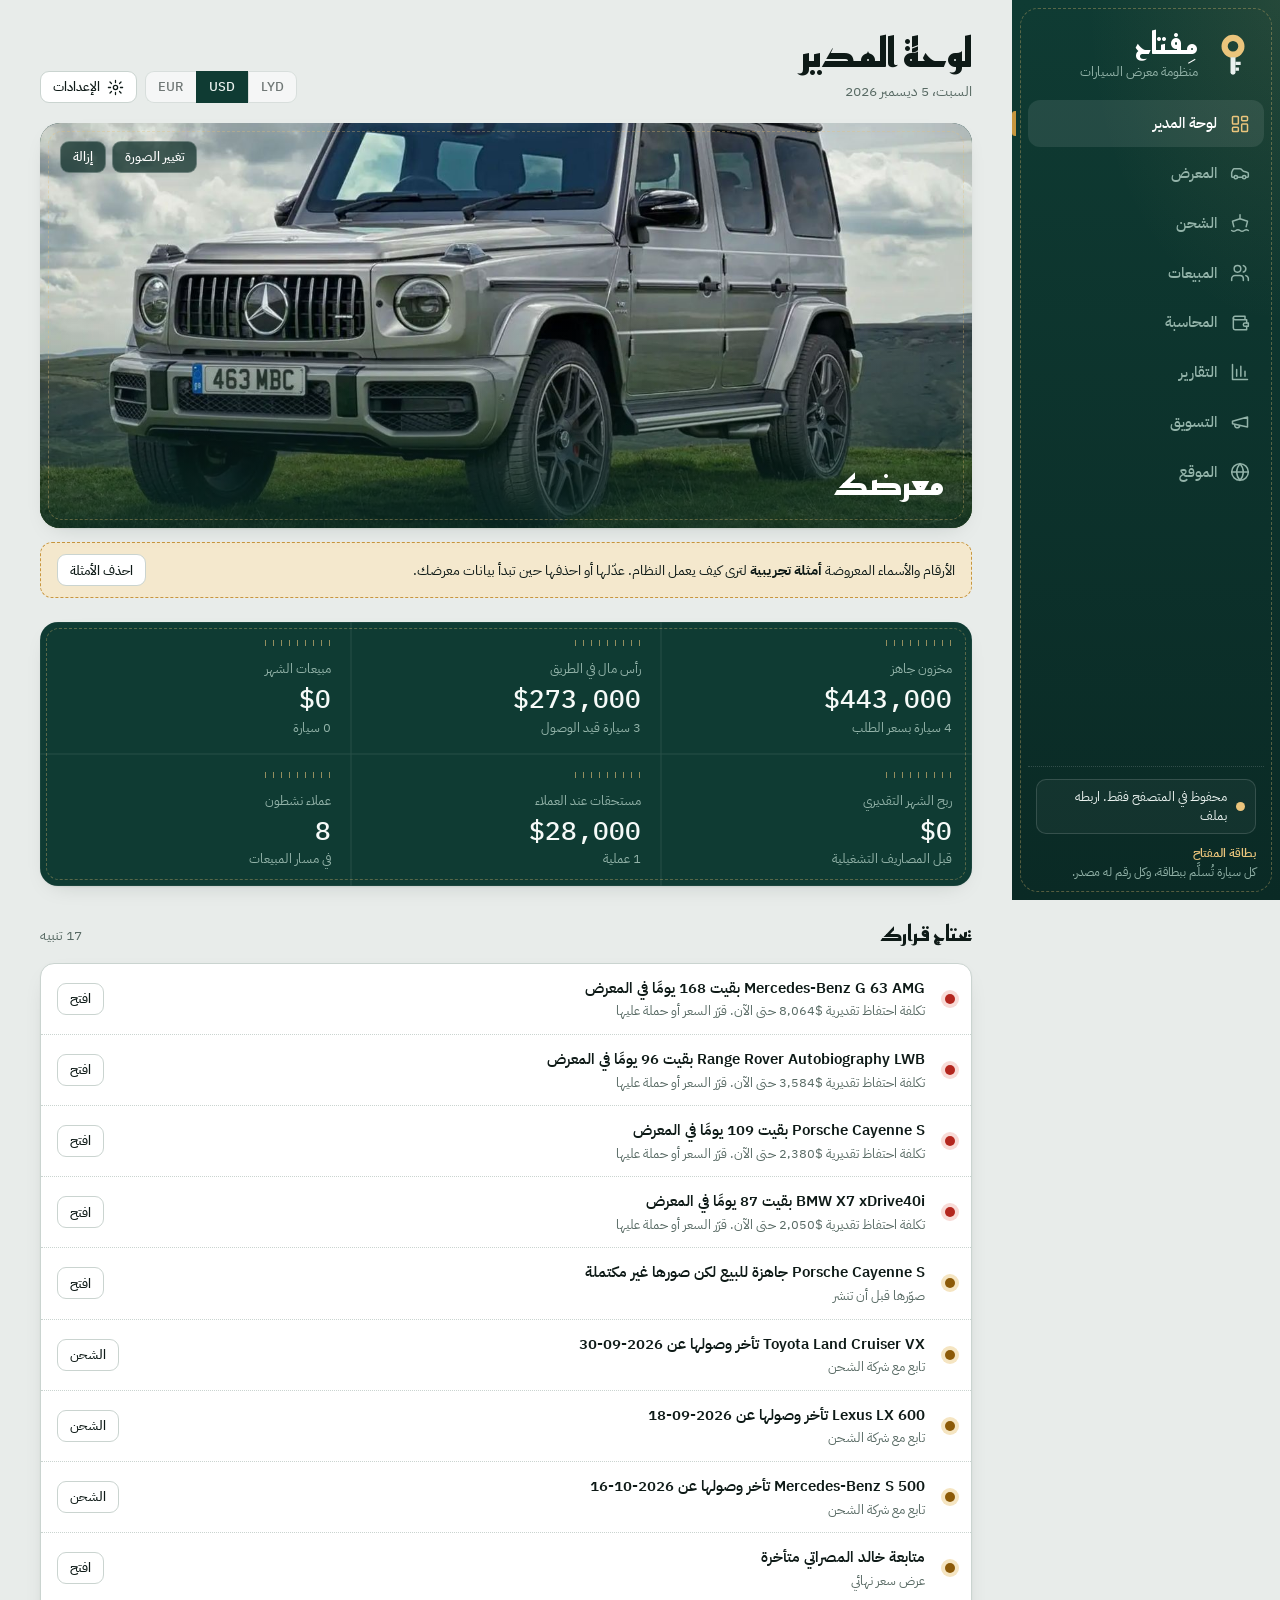
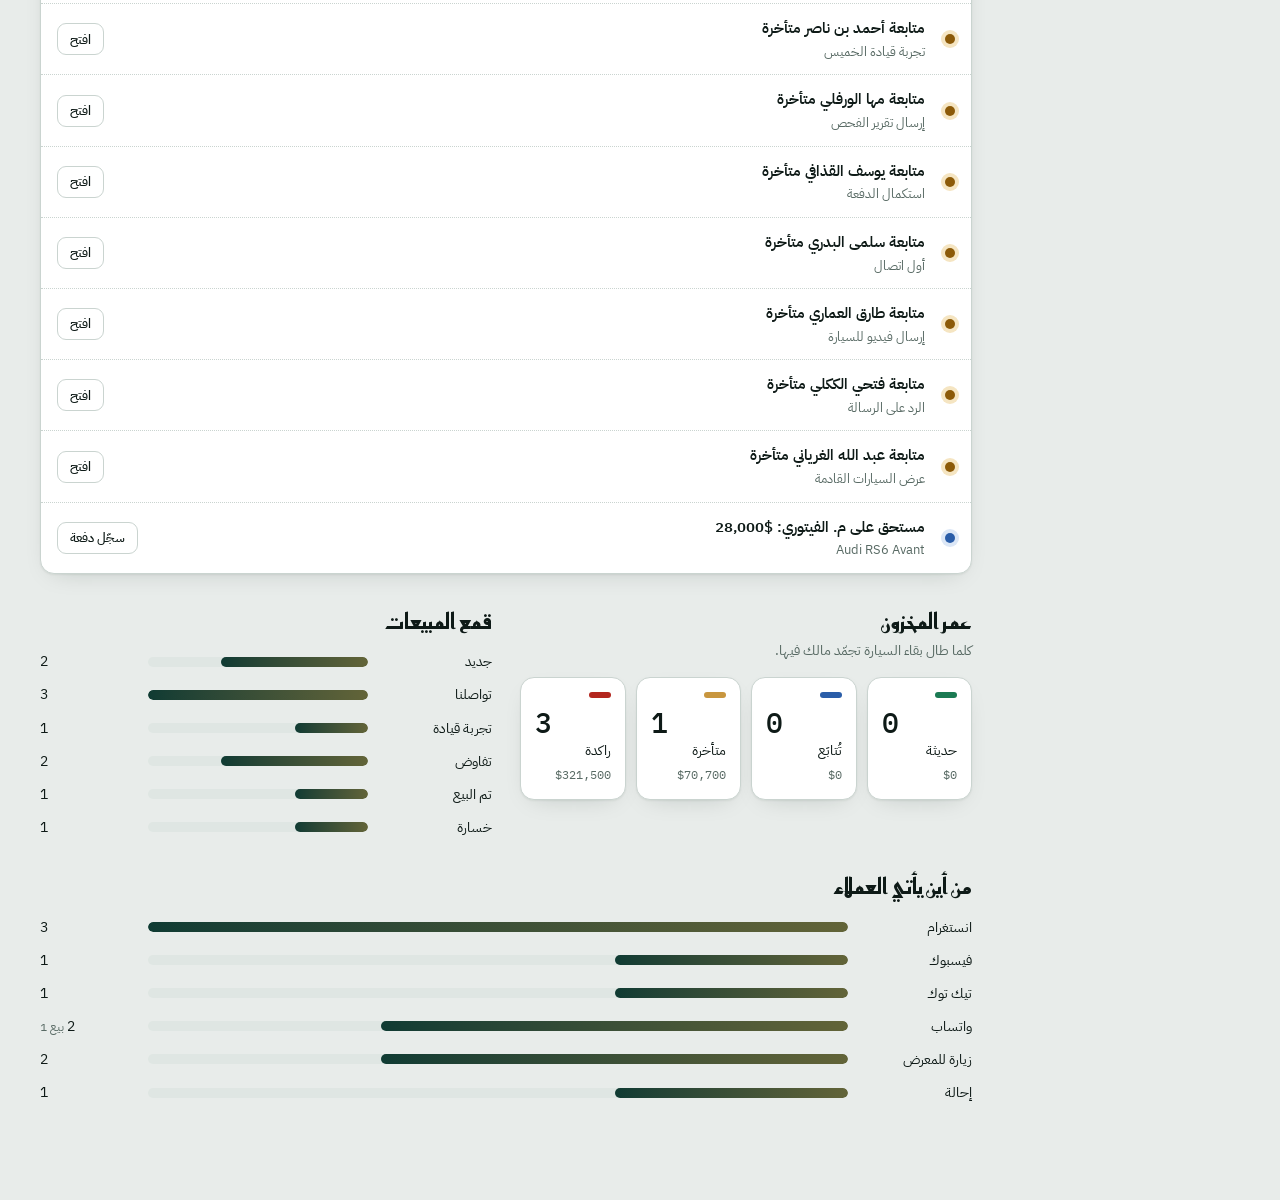
<file: معرض السيارات/منظومة_معرض_السيارات.html>
<!doctype html>
<html lang="ar" dir="rtl">
<head>
<meta charset="utf-8">
<meta name="viewport" content="width=device-width,initial-scale=1,viewport-fit=cover">
<title>مِفتاح — منظومة المعرض</title>
<!-- ملف واحد يعمل بالنقر المزدوج. مولَّد من app/ بالأمر: node dev-harness/build.js. لا تعدّله يدويًا -->
<meta name="theme-color" content="#0F3B33">
<link rel="icon" type="image/svg+xml" href="data:image/svg+xml,%3Csvg xmlns=%22http://www.w3.org/2000/svg%22 viewBox=%220 0 48 48%22%3E%3Crect width=%2248%22 height=%2248%22 rx=%2211%22 fill=%22%230F3B33%22/%3E%3Cpath fill=%22%23EBC57C%22 fill-rule=%22evenodd%22 d=%22M24 7a10 10 0 1 0 0 20a10 10 0 0 0 0-20zm0 5.6a4.4 4.4 0 1 1 0 8.8a4.4 4.4 0 0 1 0-8.8z%22/%3E%3Cpath fill=%22%23EAF2EF%22 d=%22M21.7 26.5h4.6v14a2.3 2.3 0 0 1-4.6 0zM26.3 30.5h4.4v3.2h-4.4zM26.3 35.5h3v3.2h-3z%22/%3E%3C/svg%3E">
<link rel="stylesheet" href="https://fonts.googleapis.com/css2?family=IBM+Plex+Mono:wght@400;500&family=IBM+Plex+Sans+Arabic:wght@400;500;600&family=Reem+Kufi:wght@500;700&display=swap">
<style>
/* ==========================================================================
   مِفتاح — هوية منظومة المعرض
   فكرة الهوية: «بطاقة المفتاح». كل معرض يبدأ بمفتاح، وكل سيارة تُسلَّم ببطاقة.
   ألوان مستوحاة من طلاء السيارات: أخضر السباق، نحاس، بورسلين، كربون.
   لمسات التصميم: الخياطة المزدوجة (خط متقطع) كما في جلد المقصورة، وتدريج العدّاد.
   ========================================================================== */

:root{
  /* السطح */
  --bg:#E8ECEA; --surface:#F4F6F5; --raised:#FFFFFF;
  --ink:#0E1A17; --muted:#586A64; --line:#CAD4D0; --line-2:#DCE3E0; --hover:#EEF2F0;
  /* العلامة */
  --brand:#0F3B33; --brand-2:#0A2A25; --cluster:#0F3B33;
  --brand-ink:#EAF2EF; --brand-mute:#93B3A9; --stitch:rgba(230,190,114,.34);
  --brass:#C8963E; --brass-ink:#1F1603; --brass-lt:#EBC57C; --brass-bg:#F4E8CD;
  --focus:#0F3B33;
  /* الحالات */
  --ok:#1B7A53; --ok-bg:#DBEFE5;
  --warn:#8C5A08; --warn-bg:#F5E5C2;
  --crit:#B3261E; --crit-bg:#F8DBD7;
  --info:#2A5DA8; --info-bg:#DCE7F6;
  --teal:#0F3B33; --teal-bg:#D6E7E1;
  --mute-bg:#DFE6E3;
  --shadow:0 1px 2px rgba(10,30,25,.06),0 8px 24px -14px rgba(10,30,25,.25);
  /* الخطوط */
  --f-display:'Reem Kufi','IBM Plex Sans Arabic',Tahoma,sans-serif;
  --f-body:'IBM Plex Sans Arabic',Tahoma,system-ui,sans-serif;
  --f-mono:'IBM Plex Mono',ui-monospace,Menlo,Consolas,monospace;
  color-scheme:light;
}
@media (prefers-color-scheme: dark){
  :root:not([data-theme="light"]){
    --bg:#09110F; --surface:#0E1916; --raised:#14231F;
    --ink:#E7EFEC; --muted:#8FA59D; --line:#22362F; --line-2:#1A2A25; --hover:#132520;
    --brand:#0E2F29; --brand-2:#08201C; --cluster:#0D2D27;
    --brand-ink:#EAF2EF; --brand-mute:#86A69C; --stitch:rgba(226,178,90,.3);
    --brass:#DDA84B; --brass-ink:#1F1603; --brass-lt:#F0CA84; --brass-bg:#2C2312;
    --focus:#DDA84B;
    --ok:#62D69F; --ok-bg:#123424; --warn:#EDB84F; --warn-bg:#3A2C0F;
    --crit:#FF8078; --crit-bg:#3D1916; --info:#84ADF0; --info-bg:#15263F;
    --teal:#7FD0BD; --teal-bg:#123029; --mute-bg:#1B2B26;
    --shadow:0 1px 2px rgba(0,0,0,.4),0 10px 28px -14px rgba(0,0,0,.6);
    color-scheme:dark;
  }
}
:root[data-theme="dark"]{
  --bg:#09110F; --surface:#0E1916; --raised:#14231F;
  --ink:#E7EFEC; --muted:#8FA59D; --line:#22362F; --line-2:#1A2A25; --hover:#132520;
  --brand:#0E2F29; --brand-2:#08201C; --cluster:#0D2D27;
  --brand-ink:#EAF2EF; --brand-mute:#86A69C; --stitch:rgba(226,178,90,.3);
  --brass:#DDA84B; --brass-ink:#1F1603; --brass-lt:#F0CA84; --brass-bg:#2C2312;
  --focus:#DDA84B;
  --ok:#62D69F; --ok-bg:#123424; --warn:#EDB84F; --warn-bg:#3A2C0F;
  --crit:#FF8078; --crit-bg:#3D1916; --info:#84ADF0; --info-bg:#15263F;
  --teal:#7FD0BD; --teal-bg:#123029; --mute-bg:#1B2B26;
  --shadow:0 1px 2px rgba(0,0,0,.4),0 10px 28px -14px rgba(0,0,0,.6);
  color-scheme:dark;
}

*{box-sizing:border-box}
body{margin:0;background:var(--bg);color:var(--ink);font-family:var(--f-body);font-size:15px;line-height:1.65;-webkit-font-smoothing:antialiased}
button,input,select,textarea{font:inherit;color:inherit}
:focus-visible{outline:2px solid var(--focus);outline-offset:2px}
.ic{flex:none;vertical-align:-3px}

/* ---------- الهيكل: شريط جانبي + المحتوى ---------- */
.shell{display:grid;grid-template-columns:268px minmax(0,1fr);min-height:100vh}
.side{position:sticky;top:0;height:100vh;display:flex;flex-direction:column;gap:20px;padding:24px 16px 18px;color:var(--brand-ink);
  background:radial-gradient(120% 60% at 100% 0%,rgba(230,190,114,.10),transparent 60%),linear-gradient(180deg,var(--brand),var(--brand-2));overflow:auto}
.side::after{content:"";position:absolute;inset:8px;border:1px dashed var(--stitch);border-radius:18px;pointer-events:none}
.brandbox{display:flex;align-items:center;gap:12px;padding:4px 8px 0}
.mark{width:46px;height:46px;flex:none;color:var(--brand-ink);transition:transform .35s cubic-bezier(.3,1.4,.5,1)}
.brandbox:hover .mark{transform:rotate(-14deg)}
.wm{font-family:var(--f-display);font-weight:700;font-size:31px;line-height:1;color:#fff}
.wsub{display:block;margin-top:5px;font-size:12.5px;color:var(--brand-mute);line-height:1.3;max-width:150px}
.tabs{position:relative}
.tabin{display:flex;flex-direction:column;gap:3px;scrollbar-width:none}
.tabin::-webkit-scrollbar{display:none}
.tab{position:relative;display:flex;align-items:center;gap:13px;width:100%;padding:11px 14px;border:0;border-radius:12px;background:none;color:var(--brand-mute);font-size:15px;font-weight:500;text-align:start;cursor:pointer;transition:background .15s,color .15s}
.tab .ic{color:var(--brand-mute);transition:color .15s}
.tab:hover{background:rgba(255,255,255,.05);color:#fff}
.tab[aria-selected="true"]{background:rgba(255,255,255,.09);color:#fff}
.tab[aria-selected="true"] .ic{color:var(--brass-lt)}
.tab[aria-selected="true"]::after{content:"";position:absolute;inset-block:11px;inset-inline-end:-16px;width:4px;border-radius:3px 0 0 3px;background:var(--brass)}
.tab:focus-visible{outline-color:var(--brass-lt)}
.sidefoot{margin-top:auto;padding:12px 8px 0;font-size:12px;color:var(--brand-mute);border-top:1px dotted rgba(255,255,255,.16);line-height:1.6}
.sidefoot b{color:var(--brass-lt);font-weight:600}

.main{min-width:0;padding-inline:clamp(16px,3.2vw,40px);padding-bottom:56px}
.pagebar{display:flex;justify-content:space-between;align-items:flex-end;gap:16px;flex-wrap:wrap;padding-block:30px 6px;max-width:1240px}
.pagebar h1{margin:0;font-family:var(--f-display);font-weight:700;font-size:clamp(28px,3.4vw,40px);line-height:1.15;text-wrap:balance}
.ph h2.dupe{display:none}
.ph:has(h2.dupe)>div>.hint{margin-top:0}
.today{margin-top:4px;color:var(--muted);font-size:14px}
.tools{display:flex;gap:8px;align-items:center;flex-wrap:wrap}
.view{max-width:1240px;padding-block:6px 40px;outline:none}
.tools .seg{display:inline-flex}
.tools .seg .btn{border-radius:0;min-height:32px}
.tools .seg .btn:first-child{border-start-start-radius:9px;border-end-start-radius:9px}
.tools .seg .btn:last-child{border-start-end-radius:9px;border-end-end-radius:9px;border-inline-start-width:0}

/* ---------- أزرار ---------- */
.btn{display:inline-flex;align-items:center;gap:7px;min-height:40px;padding:6px 16px;border:1px solid var(--line);border-radius:11px;background:var(--raised);color:var(--ink);font-size:14px;font-weight:500;text-decoration:none;cursor:pointer;transition:border-color .15s,background .15s,transform .08s}
.btn:hover{border-color:var(--muted)}
.btn:active{transform:translateY(1px)}
.btn.primary{background:var(--brass);border-color:var(--brass);color:var(--brass-ink);font-weight:600}
.btn.primary:hover{filter:brightness(1.06)}
.btn.sm{min-height:32px;padding:3px 12px;border-radius:9px;font-size:13px}
.btn.danger{color:var(--crit)}
.btn[aria-pressed="true"]{background:var(--brand);border-color:var(--brand);color:var(--brand-ink)}
:root[data-theme="dark"] .btn[aria-pressed="true"]{background:var(--brass-bg);border-color:var(--brass);color:var(--brass-lt)}
@media (prefers-color-scheme: dark){:root:not([data-theme="light"]) .btn[aria-pressed="true"]{background:var(--brass-bg);border-color:var(--brass);color:var(--brass-lt)}}
.btn svg{margin-inline-end:0}

/* ---------- عناوين ونصوص ---------- */
.panel{margin-top:34px}
.ph{display:flex;justify-content:space-between;align-items:center;gap:12px;flex-wrap:wrap;margin-bottom:14px}
h2{margin:0;font-family:var(--f-display);font-weight:700;font-size:22px;line-height:1.3;text-wrap:balance}
h3{margin:0;font-family:var(--f-display);font-weight:700;font-size:17px;line-height:1.3}
.hint{margin:4px 0 0;color:var(--muted);font-size:13.5px}
.mut{color:var(--muted)}.pos{color:var(--ok)}.neg{color:var(--crit)}
.num{font-family:var(--f-mono);font-variant-numeric:tabular-nums;white-space:nowrap;direction:ltr;unicode-bidi:isolate}
td.num,th.num{text-align:end}
.grid2{display:grid;grid-template-columns:repeat(auto-fit,minmax(340px,1fr));gap:28px}
.chips{display:flex;gap:6px;flex-wrap:wrap;align-items:center}
.src{margin-top:12px;font-size:13px;color:var(--muted)}
.src a{color:var(--teal)}

/* ---------- عدّاد المؤشرات (لوحة القيادة) ---------- */
.readout{position:relative;display:grid;grid-template-columns:repeat(3,1fr);margin-top:18px;background:var(--cluster);color:var(--brand-ink);border-radius:18px;overflow:hidden;box-shadow:var(--shadow)}
.readout::after{content:"";position:absolute;inset:6px;border:1px dashed var(--stitch);border-radius:13px;pointer-events:none}
@media (min-width:980px){.ro:last-child:nth-child(3n+2){grid-column:span 2}.ro:last-child:nth-child(3n+1){grid-column:1/-1}}
.ro{padding:18px 20px 16px;box-shadow:inset 0 0 0 .5px rgba(255,255,255,.1)}
.ro::before{content:"";display:block;width:66px;height:6px;margin-bottom:12px;background:repeating-linear-gradient(90deg,rgba(235,197,124,.6) 0 1px,transparent 1px 8px)}
.ro .l{font-size:13px;color:var(--brand-mute)}
.ro .v{margin-block:2px;font-family:var(--f-mono);font-size:26px;font-weight:500;line-height:1.3;color:#F6FAF8;font-variant-numeric:tabular-nums;direction:ltr;text-align:right}
.ro .v .u{font-family:var(--f-body);font-size:13px;font-weight:400;color:var(--brand-mute)}
.ro .s{font-size:12.5px;color:var(--brand-mute)}

/* ---------- جداول: ورقة المواصفات ---------- */
.tw{overflow-x:auto;border:1px solid var(--line);border-radius:14px;background:var(--raised);box-shadow:var(--shadow)}
table{width:100%;border-collapse:collapse;font-size:14px}
th{padding:11px 14px;border-bottom:1px solid var(--line);background:var(--surface);color:var(--muted);font-size:12.5px;font-weight:600;text-align:start;white-space:nowrap}
td{padding:12px 14px;border-bottom:1px dotted var(--line);vertical-align:middle}
tr:last-child td{border-bottom:0}
tr.click{cursor:pointer;transition:background .12s}
tr.click:hover td{background:var(--hover)}
tr.click:focus-visible{outline:2px solid var(--focus);outline-offset:-2px}
.th{display:grid;place-items:center;width:62px;height:44px;border:1px solid var(--line);border-radius:9px;color:var(--muted);background:repeating-linear-gradient(135deg,var(--surface) 0 6px,var(--line-2) 6px 7px) center/cover no-repeat}

/* ---------- حبّات الحالة: عيّنات طلاء ---------- */
.pill{display:inline-flex;align-items:center;gap:6px;padding:2px 10px 2px 9px;border-radius:7px;background:var(--mute-bg);color:var(--ink);font-size:12.5px;font-weight:500;white-space:nowrap}
.pill::before{content:"";width:8px;height:8px;border-radius:2px;background:currentColor;opacity:.85}
.pill.ok{background:var(--ok-bg);color:var(--ok)}
.pill.warn{background:var(--warn-bg);color:var(--warn)}
.pill.crit{background:var(--crit-bg);color:var(--crit)}
.pill.info{background:var(--info-bg);color:var(--info)}
.pill.teal{background:var(--teal-bg);color:var(--teal)}

/* ---------- تنبيهات ---------- */
.alerts{border:1px solid var(--line);border-radius:14px;background:var(--raised);overflow:hidden;box-shadow:var(--shadow)}
.al{display:grid;grid-template-columns:16px 1fr auto;gap:14px;align-items:center;padding:12px 16px;border-bottom:1px dotted var(--line)}
.al:last-child{border-bottom:0}
.al .t{font-weight:600}
.dot{width:10px;height:10px;border-radius:50%;background:var(--info);box-shadow:0 0 0 4px var(--info-bg)}
.dot.crit{background:var(--crit);box-shadow:0 0 0 4px var(--crit-bg)}
.dot.warn{background:var(--warn);box-shadow:0 0 0 4px var(--warn-bg)}
.banner{display:flex;gap:12px;flex-wrap:wrap;align-items:center;justify-content:space-between;max-width:1240px;margin-top:14px;padding:11px 16px;border:1px dashed var(--brass);border-radius:12px;background:var(--brass-bg);font-size:14px}
.empty{padding:30px 16px;border:1px dashed var(--line);border-radius:14px;background:var(--surface);color:var(--muted);text-align:center}
.empty::before{content:"";display:block;width:30px;height:30px;margin:0 auto 8px;background:currentColor;opacity:.45;
  -webkit-mask:url("data:image/svg+xml,%3Csvg xmlns='http://www.w3.org/2000/svg' viewBox='0 0 24 24' fill='none' stroke='black' stroke-width='1.6' stroke-linecap='round' stroke-linejoin='round'%3E%3Ccircle cx='8' cy='8' r='4.5'/%3E%3Cpath d='M11.5 11.5 21 21M17 17l2.5-2.5M14.5 14.5 17 12'/%3E%3C/svg%3E") center/contain no-repeat;
  mask:url("data:image/svg+xml,%3Csvg xmlns='http://www.w3.org/2000/svg' viewBox='0 0 24 24' fill='none' stroke='black' stroke-width='1.6' stroke-linecap='round' stroke-linejoin='round'%3E%3Ccircle cx='8' cy='8' r='4.5'/%3E%3Cpath d='M11.5 11.5 21 21M17 17l2.5-2.5M14.5 14.5 17 12'/%3E%3C/svg%3E") center/contain no-repeat}

/* ---------- أشرطة ---------- */
.bars{display:grid;gap:10px}
.bar{display:grid;grid-template-columns:112px 1fr 96px;gap:12px;align-items:center;font-size:14px}
.bar i{display:block;position:relative;height:10px;border-radius:5px;background:var(--mute-bg);overflow:hidden}
.bar i::after{content:"";position:absolute;inset-block:0;inset-inline-start:0;width:var(--w);border-radius:5px;background:linear-gradient(90deg,var(--brand),color-mix(in srgb,var(--brand) 55%,var(--brass)))}
:root[data-theme="dark"] .bar i::after{background:linear-gradient(90deg,#2F7C6C,var(--brass))}
@media (prefers-color-scheme: dark){:root:not([data-theme="light"]) .bar i::after{background:linear-gradient(90deg,#2F7C6C,var(--brass))}}
.bar b{font-weight:400;text-align:end;direction:rtl}
.bar em{font-style:normal;font-size:12px;color:var(--muted)}

/* ---------- أعمار المخزون ---------- */
.ages{display:grid;grid-template-columns:repeat(4,1fr);gap:10px}
.ag{display:flex;flex-direction:column;gap:2px;padding:14px;border:1px solid var(--line);border-radius:14px;background:var(--raised);box-shadow:var(--shadow)}
.ag::before{content:"";width:22px;height:6px;margin-bottom:8px;border-radius:3px;background:var(--line)}
.ag b{font-family:var(--f-mono);font-size:28px;font-weight:500;line-height:1.1}
.ag span{font-size:13.5px}
.ag em{font-style:normal;font-size:12px;color:var(--muted);direction:ltr;text-align:right}
.ag.fresh::before{background:var(--ok)}.ag.watch::before{background:var(--info)}.ag.late::before{background:var(--brass)}.ag.crit::before{background:var(--crit)}

/* ---------- اللوحات: بطاقات المفاتيح ---------- */
.board{display:grid;grid-auto-flow:column;grid-auto-columns:minmax(262px,1fr);gap:14px;overflow-x:auto;padding:2px 2px 14px;scroll-snap-type:x proximity}
.col{scroll-snap-align:start;min-height:150px;padding:12px;border:1px solid var(--line);border-radius:16px;background:var(--surface)}
.col h3{display:flex;justify-content:space-between;align-items:center;gap:8px;font-size:15px}
.col h3 .num{min-width:26px;padding:0 8px;border-radius:99px;background:var(--brass);color:var(--brass-ink);font-size:12px;font-weight:600;text-align:center;line-height:22px}
.kc{position:relative;margin-top:10px;padding:12px 14px 12px 14px;padding-inline-start:38px;border:1px solid var(--line);border-radius:12px;background:var(--raised);box-shadow:var(--shadow);cursor:pointer;transition:border-color .15s,transform .12s}
.kc::before{content:"";position:absolute;inset-block-start:15px;inset-inline-start:13px;width:12px;height:12px;border-radius:50%;background:var(--surface);border:2px solid var(--brass);box-shadow:inset 0 1px 2px rgba(0,0,0,.18)}
.kc::after{content:"";position:absolute;inset-block-start:32px;inset-block-end:12px;inset-inline-start:18.5px;width:0;border-inline-start:1px dotted var(--line)}
.kc:hover{border-color:var(--brass);transform:translateY(-1px)}
.kc:focus-visible{outline:2px solid var(--focus);outline-offset:2px}
.kc .n{font-weight:600}
.kc .m{font-size:13px;color:var(--muted)}
.kc .r{display:flex;gap:6px;flex-wrap:wrap;margin-top:10px}

/* ---------- الأفكار ---------- */
.ideas{display:grid;grid-template-columns:repeat(auto-fill,minmax(300px,1fr));gap:14px}
.idea{display:flex;flex-direction:column;gap:9px;padding:16px;border:1px solid var(--line);border-radius:16px;background:var(--raised);box-shadow:var(--shadow)}
.idea.chosen{border-color:var(--brass);background:linear-gradient(180deg,var(--brass-bg),var(--raised) 70%)}
.idea.skip{opacity:.5}
.idea h3{font-size:18px}
.idea p{margin:0}
.idea .meta{display:flex;gap:10px;flex-wrap:wrap;align-items:center;font-size:12.5px;color:var(--muted)}
.pips{display:inline-flex;gap:3px;align-items:flex-end}
.pips i{display:block;width:6px;height:6px;border-radius:2px;background:var(--line)}
.pips i:nth-child(2){height:10px}.pips i:nth-child(3){height:14px}
.pips i.on{background:var(--brass)}
.idea details{font-size:13.5px}
.idea summary{cursor:pointer;color:var(--teal);font-weight:600}
.idea ol{margin:8px 0;padding-inline-start:20px}
.idea .guard{margin-top:8px;padding:8px 12px;border-radius:10px;background:var(--warn-bg);color:var(--ink)}
.idea .acts{display:flex;gap:6px;flex-wrap:wrap;margin-top:auto}

/* ---------- كتالوج المعرض: ملصق السيارة ---------- */
.cat{display:grid;grid-template-columns:repeat(auto-fill,minmax(280px,1fr));gap:18px}
.cc{position:relative;display:flex;flex-direction:column;border:1px solid var(--line);border-radius:18px;background:var(--raised);box-shadow:var(--shadow);overflow:hidden}
.cc .ph2{display:flex;align-items:flex-end;justify-content:space-between;height:168px;padding:12px;background:repeating-linear-gradient(135deg,var(--surface) 0 8px,var(--line-2) 8px 9px) center/cover no-repeat;font-family:var(--f-mono);font-size:12px;color:var(--muted)}
.cc .ph2 span{padding:2px 10px;border-radius:99px;background:var(--raised);border:1px solid var(--line)}
.cc::before,.cc::after{content:"";position:absolute;inset-block-start:158px;width:20px;height:20px;border-radius:50%;background:var(--bg);border:1px solid var(--line);z-index:1}
.cc::before{inset-inline-start:-11px}.cc::after{inset-inline-end:-11px}
.cc .bd{display:flex;flex-direction:column;gap:9px;padding:20px 18px 18px;border-top:2px dotted var(--line)}
.cc .nm{font-family:var(--f-display);font-weight:700;font-size:21px;line-height:1.3}
.cc .sp{display:flex;flex-wrap:wrap;gap:4px 12px;font-size:13px;color:var(--muted)}
.cc .sp span+span::before{content:"·";margin-inline-end:12px;color:var(--brass)}
.cc .pr{font-family:var(--f-mono);font-size:24px;font-weight:500;direction:ltr;text-align:right}

/* ---------- قوائم التحقق ---------- */
.chk-list{display:grid;border:1px solid var(--line);border-radius:14px;background:var(--raised);overflow:hidden;box-shadow:var(--shadow)}
.chk-list label{display:grid;grid-template-columns:24px 1fr;gap:14px;padding:13px 16px;border-bottom:1px dotted var(--line);cursor:pointer}
.chk-list label:last-child{border-bottom:0}
.chk-list b{font-weight:600}
.chk-list span span{display:block;color:var(--muted);font-size:13.5px}
.chk-list input{appearance:none;-webkit-appearance:none;width:22px;height:22px;margin-top:2px;border:1.5px solid var(--muted);border-radius:7px;background:var(--surface);display:grid;place-items:center;cursor:pointer}
.chk-list input:checked{background:var(--brand);border-color:var(--brand)}
.chk-list input:checked::after{content:"";width:11px;height:6px;margin-top:-2px;border-inline-start:2.5px solid var(--brass-lt);border-block-end:2.5px solid var(--brass-lt);transform:rotate(-45deg)}
:root[data-theme="dark"] .chk-list input:checked{background:var(--brass);border-color:var(--brass)}
:root[data-theme="dark"] .chk-list input:checked::after{border-color:var(--brass-ink)}
@media (prefers-color-scheme: dark){:root:not([data-theme="light"]) .chk-list input:checked{background:var(--brass);border-color:var(--brass)}:root:not([data-theme="light"]) .chk-list input:checked::after{border-color:var(--brass-ink)}}

/* ---------- نماذج ---------- */
input,select,textarea{width:100%;padding:9px 12px;border:1px solid var(--line);border-radius:10px;background:var(--surface);color:var(--ink)}
input:focus,select:focus,textarea:focus{border-color:var(--focus)}
input[type=checkbox]{width:auto}
.search{max-width:260px}
.fgrid{display:grid;grid-template-columns:repeat(auto-fit,minmax(190px,1fr));gap:14px}
.field label{display:block;margin-bottom:4px;color:var(--muted);font-size:13px}
.field.full{grid-column:1/-1}
.field.chk{display:flex;gap:8px;align-items:center}
.field.chk span{font-size:14px}
.field .bad{border-color:var(--crit)}
.field .hint{margin-top:3px}
.sum{display:grid;grid-template-columns:repeat(auto-fit,minmax(124px,1fr));gap:1px;margin-bottom:16px;border:1px solid var(--line);border-radius:12px;background:var(--line);overflow:hidden}
.sum div{padding:10px 14px;background:var(--surface)}
.sum .l{font-size:12px;color:var(--muted)}
.sum .v{font-family:var(--f-mono);font-size:16px;direction:ltr;text-align:right}

/* ---------- نافذة الحوار ---------- */
dialog{width:min(700px,calc(100vw - 24px));max-height:calc(100vh - 32px);padding:0;border:1px solid var(--line);border-radius:20px;background:var(--raised);color:var(--ink);overflow:auto;box-shadow:0 30px 80px -20px rgba(4,20,16,.5)}
dialog[open]{animation:sheet .22s cubic-bezier(.2,.9,.3,1)}
dialog::backdrop{background:rgba(4,16,13,.62);backdrop-filter:blur(2px)}
.dh{position:sticky;top:0;z-index:1;display:flex;justify-content:space-between;align-items:center;padding:16px 22px;border-bottom:1px dashed var(--line);background:var(--raised)}
.dh h3{font-size:20px}
.db{padding:18px 22px}
.df{position:sticky;bottom:0;display:flex;gap:8px;flex-wrap:wrap;padding:14px 22px;border-top:1px dashed var(--line);background:var(--surface)}
@keyframes sheet{from{opacity:.4;transform:translateY(14px)}to{opacity:1;transform:none}}

/* ---------- صور السيارة ---------- */
.phs{display:grid;grid-template-columns:repeat(auto-fill,minmax(116px,1fr));gap:8px}
figure.ph{display:block;margin:0;border:1px solid var(--line);border-radius:11px;background:var(--surface);overflow:hidden}
figure.ph img{display:block;width:100%;aspect-ratio:4/3;object-fit:cover}
figure.ph figcaption{display:flex;flex-wrap:wrap;gap:4px;align-items:center;justify-content:space-between;padding:5px}
figure.ph figcaption .btn.sm{min-height:26px;padding:0 8px;font-size:12px}

/* ---------- إشعار ---------- */
.toast{position:fixed;inset-inline:16px;bottom:calc(20px + env(safe-area-inset-bottom,0px));z-index:60;max-width:440px;margin-inline:auto;padding:12px 18px;border-radius:12px;background:var(--brand-2);color:var(--brand-ink);border:1px dashed var(--stitch);box-shadow:0 14px 36px -12px rgba(0,0,0,.5)}

/* ---------- الجوال: شريط سفلي ---------- */
@media (max-width:979px){
  .shell{display:block}
  .side{position:static;height:auto;flex-direction:row;align-items:center;gap:0;padding:12px 18px;overflow:visible}
  .side::after{inset:5px;border-radius:14px}
  .brandbox{padding:0}
  .mark{width:38px;height:38px}
  .wm{font-size:26px}
  .wsub{margin-top:3px;font-size:12px}
  .sidefoot{display:none}
  .tabs{position:fixed;inset-inline:0;bottom:0;z-index:30;padding:6px 8px calc(6px + env(safe-area-inset-bottom,0px));background:var(--brand-2);border-top:1px solid rgba(255,255,255,.1);box-shadow:0 -10px 30px -14px rgba(0,0,0,.5)}
  .tabin{flex-direction:row;gap:2px;overflow-x:auto}
  .tab{flex:0 0 auto;flex-direction:column;gap:3px;width:auto;min-width:72px;padding:7px 10px;font-size:11.5px;text-align:center}
  .tab[aria-selected="true"]::after{inset-block:auto;inset-inline:22px;bottom:-1px;width:auto;height:3px;border-radius:3px 3px 0 0}
  .main{padding-bottom:calc(92px + env(safe-area-inset-bottom,0px))}
  .pagebar{padding-block:20px 4px}
  .pagebar{flex-wrap:wrap;align-items:flex-start}
  .tools{width:100%}
  .pagebar>div:first-child{flex:1;min-width:0}
  .readout{grid-template-columns:repeat(2,1fr)}
  .ro:last-child:nth-child(odd){grid-column:1/-1}
  .sum>*:last-child:nth-child(odd){grid-column:1/-1}
  .toast{bottom:calc(92px + env(safe-area-inset-bottom,0px))}
  dialog{width:100%;max-width:100%;max-height:92dvh;margin:auto 0 0;border-radius:22px 22px 0 0}
  .ages{grid-template-columns:repeat(2,1fr)}
}
@media (max-width:560px){
  .bar{grid-template-columns:1fr}
  .bars .bar,.bar.b{grid-template-columns:84px 1fr 78px}
  .bar{gap:10px}
  .ro{padding:14px 14px 12px}
  .ro .v{font-size:21px}
  .pagebar h1{font-size:28px}
  .grid2{grid-template-columns:1fr}
}
@media (prefers-reduced-motion:reduce){*,*::before,*::after{animation:none!important;transition:none!important}}
@media print{.side,.tabs,.tools,.banner,.toast{display:none}.shell{display:block}body{background:#fff}}

/* ---------- التخزين وصورة الهوية ---------- */
.btn.off{opacity:.55}
.stchip{display:flex;align-items:center;gap:9px;width:100%;padding:8px 10px;margin-bottom:10px;border:1px solid rgba(255,255,255,.14);border-radius:10px;background:rgba(255,255,255,.04);color:var(--brand-ink);font-size:12.5px;line-height:1.45;text-align:start;cursor:pointer}
.stchip:hover{background:rgba(255,255,255,.09)}
.stchip i{width:9px;height:9px;border-radius:50%;background:#7A8F89;flex:none}
.stchip.ready i{background:#62D69F}.stchip.needs i,.stchip.none i{background:var(--brass-lt)}.stchip.error i{background:#FF8078}
.idhero{position:relative;margin-top:14px;max-width:1240px;border-radius:20px;overflow:hidden;background:var(--cluster);box-shadow:var(--shadow)}
.idhero img{display:block;width:100%;aspect-ratio:2.3/1;min-height:190px;object-fit:cover;object-position:50% 66%}
.idhero::before{content:"";position:absolute;inset:0;z-index:1;background:linear-gradient(to top,rgba(10,42,37,.82) 0,rgba(10,42,37,.25) 30%,transparent 52%)}
.idhero::after{content:"";position:absolute;inset:8px;z-index:2;border:1px dashed var(--stitch);border-radius:14px;pointer-events:none}
.idt{position:absolute;z-index:3;inset-block-end:24px;inset-inline-start:28px;color:#fff}
.idt b{display:block;font-family:var(--f-display);font-weight:700;font-size:clamp(22px,3.4vw,34px);line-height:1.2}
.idt span{color:var(--brand-mute);font-size:14px}
.ida{position:absolute;z-index:3;inset-block-start:18px;inset-inline-end:20px;display:flex;gap:6px}
.ida .btn{background:rgba(10,42,37,.72);color:#fff;border-color:rgba(255,255,255,.25)}
.idhero.empty0{display:flex;align-items:center;justify-content:space-between;gap:16px;flex-wrap:wrap;padding:20px 24px;background:var(--surface);border:1px dashed var(--line);box-shadow:none}
.idhero.empty0::before,.idhero.empty0::after{display:none}
.idhero.empty0 b{display:block;font-family:var(--f-display);font-size:19px}
.idhero.empty0 span{color:var(--muted);font-size:14px;max-width:520px;display:block}

</style>
</head>
<body>
<div id="app" class="shell">
  <aside class="side">
    <div class="brandbox">
      <svg class="mark" viewBox="0 0 48 48" aria-hidden="true"><path fill="var(--brass-lt)" fill-rule="evenodd" d="M24 4a12 12 0 1 0 0 24a12 12 0 0 0 0-24zm0 6.5a5.5 5.5 0 1 1 0 11a5.5 5.5 0 0 1 0-11z"/><path fill="currentColor" d="M21.4 27.4h5.2V43a2.6 2.6 0 0 1-5.2 0z"/><path fill="currentColor" d="M26.6 32h5.4v3.6h-5.4zM26.6 38h3.6v3.6h-3.6z"/></svg>
      <div><div class="wm">مِفتاح</div><span class="wsub" id="brandName">منظومة معرض السيارات</span></div>
    </div>
    <nav class="tabs" aria-label="أقسام النظام"><div class="tabin" id="tabs" role="tablist"></div></nav>
    <div class="sidefoot"><button type="button" class="stchip none" id="stChip" data-act="storage"><i></i><span id="stTxt">محفوظ في المتصفح</span></button><b>بطاقة المفتاح</b><br>كل سيارة تُسلَّم ببطاقة، وكل رقم له مصدر.</div>
  </aside>
  <div class="main">
    <header class="pagebar">
      <div><h1 id="pageTitle">لوحة المدير</h1><div class="today" id="todayLbl"></div></div>
      <div class="tools">
        <span id="curBox"></span>
        <button class="btn sm" data-act="settings" aria-label="الإعدادات"><svg class="ic" width="17" height="17" viewBox="0 0 24 24" fill="none" stroke="currentColor" stroke-width="1.8" stroke-linecap="round" stroke-linejoin="round" aria-hidden="true"><circle cx="12" cy="12" r="3"/><path d="M12 2v3M12 19v3M4.2 4.2l2.1 2.1M17.7 17.7l2.1 2.1M2 12h3M19 12h3M4.2 19.8l2.1-2.1M17.7 6.3l2.1-2.1"/></svg>الإعدادات</button>
      </div>
    </header>
    <div id="idhero"></div>
    <div id="banner"></div>
    <main class="view" id="view" tabindex="-1"></main>
  </div>
  <dialog id="dlg" aria-labelledby="dlgTitle"><div id="dlgBody"></div></dialog>
  <div id="toast" class="toast" role="status" aria-live="polite" hidden></div>
</div>
<script>window.__SEED__ = {"cars": {"c1": {"make": "Mercedes-Benz", "model": "G 63 AMG", "trim": "", "year": 2021, "color": "أسود مطفي", "km": 38000, "engine": "4.0 V8 Biturbo", "fuel": "بنزين", "gearbox": "أوتوماتيك", "origin": "ألمانيا", "vin": "…GA48211", "status": "available", "arrivedAt": "2026-06-20", "buyPrice": 118000, "shipCost": 3200, "customsCost": 21000, "prepCost": 1800, "askPrice": 165000, "features": "جلد Nappa, سقف بانوراما, كاميرا 360, نظام صوت Burmester", "notes": "طلاء أصلي، صيانة وكالة حتى 35 ألف كم", "photosDone": true, "reportDone": true, "sample": true}, "c2": {"make": "Range Rover", "model": "Autobiography", "trim": "LWB", "year": 2022, "color": "أبيض", "km": 27000, "engine": "3.0 هجين", "fuel": "هجين", "gearbox": "أوتوماتيك", "origin": "بريطانيا", "vin": "…RR20455", "status": "reserved", "arrivedAt": "2026-08-31", "buyPrice": 92000, "shipCost": 3000, "customsCost": 15500, "prepCost": 1500, "askPrice": 128000, "features": "مقاعد خلفية تنفيذية, ثلاجة, سقف بانوراما", "notes": "عربون مدفوع، بانتظار الاستكمال", "photosDone": true, "reportDone": true, "sample": true}, "c3": {"make": "Porsche", "model": "Cayenne S", "trim": "", "year": 2020, "color": "رمادي", "km": 52000, "engine": "2.9 V6 Biturbo", "fuel": "بنزين", "gearbox": "أوتوماتيك", "origin": "ألمانيا", "vin": "…PC77120", "status": "available", "arrivedAt": "2026-08-18", "buyPrice": 52000, "shipCost": 2800, "customsCost": 9500, "prepCost": 1200, "askPrice": 72000, "features": "حزمة Sport Chrono, عادم رياضي", "notes": "خدش بسيط في الصدام الخلفي", "photosDone": false, "reportDone": false, "sample": true}, "c4": {"make": "BMW", "model": "X7", "trim": "xDrive40i", "year": 2021, "color": "أزرق", "km": 44000, "engine": "3.0 Turbo", "fuel": "بنزين", "gearbox": "أوتوماتيك", "origin": "ألمانيا", "vin": "…X7B3391", "status": "available", "arrivedAt": "2026-09-09", "buyPrice": 56000, "shipCost": 2800, "customsCost": 10500, "prepCost": 1400, "askPrice": 78000, "features": "ثلاثة صفوف, شاشة خلفية, Head-up", "notes": "", "photosDone": true, "reportDone": false, "sample": true}, "c5": {"make": "Toyota", "model": "Land Cruiser", "trim": "VX", "year": 2023, "color": "أبيض لؤلؤي", "km": 12000, "engine": "3.5 V6 Twin Turbo", "fuel": "بنزين", "gearbox": "أوتوماتيك", "origin": "دبي", "vin": "", "status": "shipping", "etaDate": "2026-09-30", "buyPrice": 88000, "shipCost": 2400, "customsCost": 0, "prepCost": 0, "askPrice": 112000, "features": "", "notes": "", "photosDone": false, "reportDone": false, "sample": true}, "c6": {"make": "Lexus", "model": "LX 600", "trim": "", "year": 2023, "color": "رمادي داكن", "km": 9000, "engine": "3.5 V6 Twin Turbo", "fuel": "بنزين", "gearbox": "أوتوماتيك", "origin": "دبي", "vin": "", "status": "customs", "etaDate": "2026-09-18", "buyPrice": 104000, "shipCost": 2600, "customsCost": 18000, "prepCost": 0, "askPrice": 138000, "features": "", "notes": "بانتظار تخليص الجمارك", "photosDone": false, "reportDone": false, "sample": true}, "c7": {"make": "Audi", "model": "RS6 Avant", "trim": "", "year": 2022, "color": "رمادي ناردو", "km": 21000, "engine": "4.0 V8 TFSI", "fuel": "بنزين", "gearbox": "أوتوماتيك", "origin": "ألمانيا", "vin": "…RS6A778", "status": "sold", "arrivedAt": "2026-07-13", "soldDate": "2026-09-15", "soldPrice": 118000, "buyer": "م. الفيتوري", "seller": "سالم", "payMethod": "تحويل مصرفي", "buyPrice": 82000, "shipCost": 3000, "customsCost": 14500, "prepCost": 1600, "askPrice": 122000, "features": "", "notes": "", "photosDone": true, "reportDone": true, "sample": true}, "c8": {"make": "Mercedes-Benz", "model": "S 500", "trim": "", "year": 2019, "color": "أسود", "km": 61000, "engine": "3.0 Turbo", "fuel": "بنزين", "gearbox": "أوتوماتيك", "origin": "ألمانيا", "vin": "", "status": "ordered", "etaDate": "2026-10-16", "buyPrice": 58000, "shipCost": 0, "customsCost": 0, "prepCost": 0, "askPrice": 84000, "features": "", "notes": "", "photosDone": false, "reportDone": false, "sample": true}, "c9": {"make": "Bentley", "model": "Continental GT", "trim": "", "year": 2021, "color": "أخضر بريطاني", "km": 16000, "engine": "6.0 W12", "fuel": "بنزين", "gearbox": "أوتوماتيك", "origin": "بريطانيا", "vin": "…BC91002", "status": "sold", "arrivedAt": "2026-06-18", "soldDate": "2026-08-12", "soldPrice": 210000, "buyer": "ع. الزروق", "seller": "سالم", "payMethod": "تحويل مصرفي", "buyPrice": 165000, "shipCost": 3500, "customsCost": 30000, "prepCost": 2500, "askPrice": 215000, "features": "", "notes": "", "photosDone": true, "reportDone": true, "sample": true}}, "leads": {"l1": {"name": "خالد المصراتي", "phone": "091 000 0001", "source": "انستغرام", "carId": "c1", "budget": 160000, "seller": "سالم", "stage": "nego", "nextAction": "عرض سعر نهائي", "nextDate": "2026-09-19", "notes": "", "sample": true, "createdAt": "2026-09-11"}, "l2": {"name": "أحمد بن ناصر", "phone": "092 000 0002", "source": "واتساب", "carId": "c4", "budget": 75000, "seller": "سالم", "stage": "test", "nextAction": "تجربة قيادة الخميس", "nextDate": "2026-09-23", "notes": "", "sample": true, "createdAt": "2026-09-11"}, "l3": {"name": "مها الورفلي", "phone": "091 000 0003", "source": "تيك توك", "carId": "c3", "budget": 68000, "seller": "نورا", "stage": "contacted", "nextAction": "إرسال تقرير الفحص", "nextDate": "2026-09-21", "notes": "", "sample": true, "createdAt": "2026-09-11"}, "l4": {"name": "يوسف القذافي", "phone": "094 000 0004", "source": "زيارة للمعرض", "carId": "c2", "budget": 125000, "seller": "سالم", "stage": "nego", "nextAction": "استكمال الدفعة", "nextDate": "2026-09-24", "notes": "دفع عربونًا", "sample": true, "createdAt": "2026-09-11"}, "l5": {"name": "سلمى البدري", "phone": "091 000 0005", "source": "إحالة", "carId": "", "budget": 100000, "seller": "نورا", "stage": "new", "nextAction": "أول اتصال", "nextDate": "2026-09-22", "notes": "تبحث عن SUV عائلية", "sample": true, "createdAt": "2026-09-11"}, "l6": {"name": "طارق العماري", "phone": "092 000 0006", "source": "انستغرام", "carId": "c1", "budget": 150000, "seller": "سالم", "stage": "contacted", "nextAction": "إرسال فيديو للسيارة", "nextDate": "2026-09-20", "notes": "", "sample": true, "createdAt": "2026-09-11"}, "l7": {"name": "م. الفيتوري", "phone": "091 000 0007", "source": "واتساب", "carId": "c7", "budget": 120000, "seller": "سالم", "stage": "won", "nextAction": "", "nextDate": "", "notes": "", "sample": true, "createdAt": "2026-09-11"}, "l8": {"name": "ريم الشريف", "phone": "094 000 0008", "source": "فيسبوك", "carId": "c3", "budget": 55000, "seller": "نورا", "stage": "lost", "nextAction": "", "nextDate": "", "notes": "الميزانية أقل من السعر", "sample": true, "createdAt": "2026-09-11"}, "l9": {"name": "فتحي الككلي", "phone": "091 000 0009", "source": "انستغرام", "carId": "c4", "budget": 80000, "seller": "نورا", "stage": "new", "nextAction": "الرد على الرسالة", "nextDate": "2026-09-21", "notes": "", "sample": true, "createdAt": "2026-09-11"}, "l10": {"name": "عبد الله الغرياني", "phone": "092 000 0010", "source": "زيارة للمعرض", "carId": "", "budget": 180000, "seller": "سالم", "stage": "contacted", "nextAction": "عرض السيارات القادمة", "nextDate": "2026-09-25", "notes": "", "sample": true, "createdAt": "2026-09-11"}}, "tx": {"t1": {"date": "2026-08-12", "type": "income", "category": "عربون", "amount": 100000, "carId": "c9", "note": "عربون بنتلي", "sample": true}, "t2": {"date": "2026-08-16", "type": "income", "category": "دفعة بيع", "amount": 110000, "carId": "c9", "note": "باقي بنتلي", "sample": true}, "t3": {"date": "2026-09-15", "type": "income", "category": "دفعة بيع", "amount": 90000, "carId": "c7", "note": "دفعة أولى — م. الفيتوري", "sample": true}, "t4": {"date": "2026-09-07", "type": "income", "category": "عربون", "amount": 10000, "carId": "c2", "note": "عربون رينج روفر", "sample": true}, "t5": {"date": "2026-09-18", "type": "expense", "category": "إعلان وتسويق", "amount": 1800, "carId": "", "note": "إعلانات إنستغرام", "sample": true}, "t6": {"date": "2026-09-06", "type": "expense", "category": "رواتب", "amount": 6000, "carId": "", "note": "رواتب الفريق", "sample": true}, "t7": {"date": "2026-09-03", "type": "expense", "category": "إيجار", "amount": 4500, "carId": "", "note": "إيجار المعرض", "sample": true}, "t8": {"date": "2026-09-13", "type": "expense", "category": "تجهيز وصيانة", "amount": 1200, "carId": "c3", "note": "تلميع وفحص", "sample": true}, "t9": {"date": "2026-08-22", "type": "expense", "category": "شحن", "amount": 2600, "carId": "c6", "note": "شحن لكزس", "sample": true}, "t10": {"date": "2026-08-19", "type": "expense", "category": "إيجار", "amount": 4500, "carId": "", "note": "إيجار المعرض", "sample": true}, "t11": {"date": "2026-08-07", "type": "expense", "category": "رواتب", "amount": 6000, "carId": "", "note": "رواتب الفريق", "sample": true}, "t12": {"date": "2026-09-19", "type": "expense", "category": "جمارك", "amount": 18000, "carId": "c6", "note": "رسوم جمارك لكزس", "sample": true}}, "ideas": {"p1": {"n": 1, "title": "الهدية قبل الكلام", "kind": "pitch", "bold": 1, "hours": 2, "cost": "منخفضة", "hook": "لا ترسل عرضًا. أرسل ريلًا جاهزًا لسيارة من مخزونهم.", "how": ["الكشّاف يختار السيارة الأضعف صورًا في صفحة المعرض", "المخرج يجهّز ريلًا من صورهم الموجودة كعيّنة خاصة غير منشورة", "الكاتب يكتب رسالة من سطرين", "ترسلها لصاحب المعرض: هذه عيّنة، إن أعجبتك نكمل"], "guard": "العيّنة خاصة وغير منشورة. لا نستخدم صورهم علنًا دون إذن.", "status": "new"}, "p2": {"n": 2, "title": "تشريح خاص في 3 دقائق", "kind": "pitch", "bold": 1, "hours": 1.5, "cost": "منخفضة", "hook": "فيديو شاشة خاص يريه أين تخسر صفحته عملاء، وماذا يتغير في أسبوع.", "how": ["الكشّاف يجهّز ثلاث أخطاء وثلاث فرص", "تسجل الشاشة وتشرحها بهدوء", "ترسل الفيديو له وحده"], "guard": "خاص لا علني. النقد العلني لمعرض آخر يحرقنا قبل أن نبدأ.", "status": "new"}, "p3": {"n": 3, "title": "حصرية المدينة", "kind": "pitch", "bold": 1, "hours": 0.5, "cost": "منخفضة", "hook": "معرض واحد فقط في كل مدينة وفئة سيارات نعمل معه.", "how": ["اختر الفئة (ألمانية، يابانية، دفع رباعي)", "اعرض الحصرية على أول معرض يقبل", "اذكرها في العقد"], "guard": "التزم بها فعلًا. الندرة الحقيقية تبيع أكثر من الكاذبة.", "status": "new"}, "c1": {"n": 4, "title": "قصة السيارة قبل سعرها", "kind": "content", "bold": 1, "hours": 1.5, "cost": "منخفضة", "hook": "سلسلة ريلز تحكي من أين جاءت كل سيارة ومن اقتناها، ثم يأتي السعر في آخر ثانية.", "how": ["اسأل المعرض عن سجل كل سيارة", "الكاتب يحوّله إلى 25 ثانية", "المخرج يجهّز 6 لقطات قريبة"], "guard": "لا نذكر تاريخًا أو مالكًا لا يوثقه المعرض.", "status": "new"}, "c2": {"n": 5, "title": "يوم الشفافية: فحص مباشر", "kind": "event", "bold": 2, "hours": 2, "cost": "متوسطة", "hook": "بثّ فحص كامل لسيارة أمام الجمهور، وتقرير مفتوح لمن يريد.", "how": ["اختر سيارة بتقرير جيد", "مهندس ميكانيكي مستقل يفحص أمام الكاميرا", "نشر التقرير كاملًا", "تجربة قيادة لمن يحضر"], "guard": "إن ظهر عيب يكون جزءًا من القصة وبموافقة المعرض. لا نخفي شيئًا.", "status": "new"}, "c3": {"n": 6, "title": "مسلسل «مندوب المعرض»", "kind": "content", "bold": 2, "hours": 3, "cost": "منخفضة", "hook": "شخصية كوميدية أصلية تحكي مواقف المشترين. يعرفها الناس أكثر مما يعرفون اسم المعرض.", "how": ["ابتكار الشخصية ونبرتها", "10 حلقات من 30 ثانية", "نصوص أسبوعية من الكاتب", "ممثل من الفريق أو ضيف"], "guard": "شخصية أصلية. لا نقلد شخصًا حقيقيًا ولا نسخر من فئة.", "status": "new"}, "c4": {"n": 7, "title": "فخامة على أرض ليبية", "kind": "content", "bold": 2, "hours": 3, "cost": "متوسطة", "hook": "تصوير سينمائي عند الفجر: سيارة أمام البحر، أو الصحراء، أو المدينة القديمة.", "how": ["اختيار 3 مواقع", "المخرج يجهّز قائمة لقطات", "تصوير في ساعة الفجر بهاتف ومثبّت", "مونتاج ريل وغلاف"], "guard": "تحقق من تصاريح التصوير في الأماكن العامة والأثرية قبل الذهاب.", "status": "new"}, "e1": {"n": 8, "title": "صباح القهوة والمحركات", "kind": "event", "bold": 1, "hours": 3, "cost": "منخفضة", "hook": "لقاء صباحي شهري لأصحاب السيارات، والمعرض راعٍ. يتحول إلى مجتمع.", "how": ["اختيار موقع واسع وموعد جمعة", "دعوة عبر الصفحات والمجموعات", "ركن قهوة وتصوير للحضور", "نشر أفضل اللقطات"], "guard": "نتحقق من التصريح وعدم إزعاج الجيران. لا سباقات.", "status": "new"}, "e2": {"n": 9, "title": "ليلة العرض الخاص بدعوات", "kind": "event", "bold": 2, "hours": 4, "cost": "متوسطة", "hook": "سيارة نادرة تحت إضاءة سينمائية ليلة واحدة، ولا يدخل إلا من معه دعوة رقمية.", "how": ["اختيار السيارة والليلة", "دعوات رقمية لـ 40 ضيفًا", "5 أيام تشويق على الحساب", "قائمة انتظار للحجز"], "guard": "لا نعد بسعر أو توفر لا يملكه المعرض.", "status": "new"}, "e3": {"n": 10, "title": "مزاد المظروف المغلق", "kind": "event", "bold": 3, "hours": 5, "cost": "عالية", "hook": "عروض مغلقة لسيارة نادرة تُفتح في بث مباشر أمام الجميع.", "how": ["تحديد السعر الأدنى", "نموذج عروض سرية", "بث مباشر لفتح المظاريف", "إعلان الفائز في الحال"], "guard": "يلزم التحقق من صيغة المزاد وشروطه قانونيًا مع المعرض قبل الإعلان عنه.", "status": "new"}, "e4": {"n": 11, "title": "تحدي 24 ساعة مع مؤثر", "kind": "event", "bold": 3, "hours": 4, "cost": "عالية", "hook": "مؤثر محلي يعيش يومًا كاملًا مع سيارة فارهة من المعرض.", "how": ["اختيار المؤثر بأرقام حقيقية", "عقد مكتوب وتأمين من المعرض", "تخطيط 6 محطات", "نشر على ثلاث منصات"], "guard": "التأمين والمسؤولية مكتوبان قبل التسليم. لا قيادة متهورة.", "status": "new"}, "a1": {"n": 12, "title": "رد في 30 ثانية على واتساب", "kind": "auto", "bold": 1, "hours": 2, "cost": "منخفضة", "hook": "أول من يرد يبيع. رد آلي يرسل الكتالوج ويحجز تجربة قيادة ثم يحوّل لإنسان.", "how": ["أتمتة n8n مع رقم المعرض", "رد يعرّف نفسه أنه آلي", "كتالوج مختصر وأزرار حجز", "تنبيه فوري للبائع"], "guard": "الرد يعرّف نفسه بأنه آلي ويترك رقم إنسان.", "status": "new"}, "a2": {"n": 13, "title": "موظف استقبال صوتي", "kind": "auto", "bold": 3, "hours": 4, "cost": "متوسطة", "hook": "وكيل صوتي يرد على المكالمات خارج الدوام بالعربية ويسجّل الطلبات.", "how": ["تجربة لهجة الوكيل على 20 مكالمة", "نص ترحيب واضح", "تحويل الحالات الحساسة لإنسان", "تقرير صباحي بالمكالمات"], "guard": "تجريبي. نختبر جودة اللهجة قبل الاعتماد ونعلن أنه مساعد آلي.", "status": "new"}, "a3": {"n": 14, "title": "اختبار «أي سيارة تشبهك؟»", "kind": "auto", "bold": 1, "hours": 2, "cost": "منخفضة", "hook": "اختبار قصير على إنستغرام يقود إلى واتساب ويجمع عملاء محتملين.", "how": ["8 أسئلة عن الشخصية والذوق", "نتيجة لكل نوع سيارة", "رابط في البايو", "متابعة من البائع"], "guard": "نأخذ موافقة صريحة قبل مراسلة أي شخص.", "status": "new"}}, "web": {"w1": {"n": 1, "title": "بحث وفلاتر واضحة", "why": "ماركة، سنة، سعر، ناقل، وقود. الزائر يجب أن يجد سيارته في أقل من 10 ثوانٍ.", "done": false}, "w2": {"n": 2, "title": "15 إلى 20 صورة لكل سيارة", "why": "معرض صور مع تكبير وتمرير باللمس. الصور هي البيع الأول.", "done": false}, "w3": {"n": 3, "title": "مواصفات كاملة وصادقة", "why": "الكيلومترات، بلد المنشأ، آخر خانات الشاصي، الطلاء، الصيانة. الشفافية تصنع الثقة.", "done": false}, "w4": {"n": 4, "title": "زر واتساب على كل سيارة", "why": "برسالة جاهزة تحمل اسم السيارة وسعرها، فيصلك عميل جاد لا سؤالًا عامًا.", "done": true}, "w5": {"n": 5, "title": "حجز تجربة قيادة بثلاثة حقول", "why": "الاسم والهاتف والموعد. كل حقل زائد يخسّرك عملاء.", "done": false}, "w6": {"n": 6, "title": "حاسبة تقسيط إن كنت تقدّمه", "why": "إن كان المعرض يبيع بالتقسيط فاعرض القسط الشهري تحت السعر مباشرة.", "done": false}, "w7": {"n": 7, "title": "تقرير فحص وسجل صيانة", "why": "ملف قابل للتحميل لكل سيارة. هذا ما يميّز معرضًا يثق به الناس.", "done": false}, "w8": {"n": 8, "title": "آراء عملاء حقيقية فقط", "why": "روابط لتقييمات فعلية، مع إذن أصحابها. لا مراجعات مصنوعة.", "done": false}, "w9": {"n": 9, "title": "سرعة وتصميم للجوال أولًا", "why": "أغلب الزيارات من الهاتف، والصفحة البطيئة تُغلق قبل أن تُفتح.", "done": false}, "w10": {"n": 10, "title": "مزامنة المخزون تلقائيًا", "why": "السيارة تظهر في الموقع لحظة إدخالها هنا. هذا ما تفعله هذه المنظومة.", "done": true}, "w11": {"n": 11, "title": "صفحة «بِع سيارتك أو استبدلها»", "why": "نموذج تقييم سريع يجلب سيارات مستعملة للمعرض وعملاء جددًا.", "done": false}, "w12": {"n": 12, "title": "صفحات قابلة للبحث في جوجل", "why": "عنوان ووصف واضحان لكل سيارة ورابط ثابت وخريطة موقع.", "done": false}}, "settings": {"main": {"currency": "USD", "agingDays": 60}}};</script>
<script>
(function () {
"use strict";
var __mods = {}, __cache = {};
function __req(id) { if (__cache[id]) return __cache[id].exports; var m = __cache[id] = { exports: {} }; if (!__mods[id]) throw new Error('module missing: ' + id); __mods[id](m.exports, __req); return m.exports; }

__mods["js/core.js"] = function (exports, __req) {
// النواة: الثوابت، الحالة، الحسابات، التنبيهات. لا تلمس DOM هنا إلا في toast.
const S = { cars: [], leads: [], tx: [], ideas: [], web: [], audit: [], requests: [], set: null };
const DEFAULT_SET = { baseCur: 'USD', displayCur: 'USD', usdRate: 0, eurRate: 0, agingDays: 60, holdPct: 1, whatsapp: '', name: '', city: '' };
S.set = Object.assign({}, DEFAULT_SET);
const ctx = { db: null };

const CUR = { LYD: 'د.ل', USD: '$', EUR: '€' };
const CS = { ordered: 'تم الشراء', shipping: 'في الشحن', port: 'بالميناء', customs: 'جمارك', available: 'جاهزة للبيع', reserved: 'محجوزة', sold: 'مباعة' };
const CSC = { ordered: 'info', shipping: 'info', port: 'info', customs: 'warn', available: 'ok', reserved: 'warn', sold: '' };
const TRANSIT = ['ordered', 'shipping', 'port', 'customs'];
const STOCK = ['available', 'reserved'];
const LS = { new: 'جديد', contacted: 'تواصلنا', test: 'تجربة قيادة', nego: 'تفاوض', won: 'تم البيع', lost: 'خسارة' };
const LST = ['new', 'contacted', 'test', 'nego', 'won', 'lost'];
const SOURCES = ['انستغرام', 'فيسبوك', 'تيك توك', 'واتساب', 'موقع المعرض', 'زيارة للمعرض', 'إحالة', 'أخرى'];
const CATS = ['دفعة بيع', 'عربون', 'شراء سيارة', 'شحن', 'جمارك', 'تجهيز وصيانة', 'إعلان وتسويق', 'رواتب', 'إيجار', 'أخرى'];
const PHOTO_GOAL = 15;

/* ---------- مساعدات عامة ---------- */
const $ = s => document.querySelector(s);
const esc = v => String(v == null ? '' : v).replace(/[&<>"']/g, c => ({ '&': '&amp;', '<': '&lt;', '>': '&gt;', '"': '&quot;', "'": '&#39;' }[c]));
const todayStr = () => new Date().toLocaleDateString('en-CA');
const daysSince = d => Math.floor((new Date(todayStr() + 'T00:00:00').getTime() - new Date(d + 'T00:00:00').getTime()) / 864e5);
const newId = p => p + Date.now().toString(36) + Math.random().toString(36).slice(2, 5);
const strip = o => { const r = {}; for (const k in o) if (k !== 'id') r[k] = o[k]; return r; };
const sum = (a, f) => a.reduce((s, x) => s + (+f(x) || 0), 0);
const carById = id => S.cars.find(c => c.id === id);
const carName = c => ((c.make || '') + ' ' + (c.model || '') + (c.trim ? ' ' + c.trim : '')).trim() || 'سيارة';
function toast(m) { const t = $('#toast'); if (!t) return; t.textContent = m; t.hidden = false; clearTimeout(toast.h); toast.h = setTimeout(() => { t.hidden = true; }, 3400); }

/* ---------- العملة: كل الأرقام مخزّنة بعملة الأساس، والعرض قد يكون بالعملة الأخرى بسعر صرف يحدده المالك ---------- */
function rateOf(c) { return c === 'LYD' ? 1 : c === 'USD' ? (+S.set.usdRate || 0) : c === 'EUR' ? (+S.set.eurRate || 0) : 0; }
function canConv(from, to) { return from === to || (rateOf(from) > 0 && rateOf(to) > 0); }
function rateOK() { return rateOf('USD') > 0 || rateOf('EUR') > 0; }
function effCur() { return canConv(S.set.baseCur, S.set.displayCur) ? S.set.displayCur : S.set.baseCur; }
function conv(n, from, to) {
  from = from || S.set.baseCur; to = to || S.set.displayCur;
  if (from === to || !canConv(from, to)) return n;
  return n * rateOf(from) / rateOf(to);
}
function fmt(n, cur) {
  const v = Math.round(n), s = Math.abs(v).toLocaleString('en-US'), neg = v < 0 ? '-' : '';
  return (cur === 'USD' || cur === 'EUR') ? neg + CUR[cur] + s : neg + s + ' ' + (CUR[cur] || cur);
}
// يعرض مبلغًا مخزّنًا بعملة الأساس بعملة العرض الحالية
function money(n) {
  n = +n || 0;
  const to = effCur();
  return fmt(conv(n, S.set.baseCur, to), to);
}
const moneyBoth = n => { const b = S.set.baseCur, l = ['USD', 'LYD', 'EUR'].filter(c => canConv(b, c)); return l.length > 1 ? l.map(c => fmt(conv(n, b, c), c)).join(' · ') : money(n); };

/* ---------- حسابات السيارة ---------- */
const cost = c => (+c.buyPrice || 0) + (+c.shipCost || 0) + (+c.customsCost || 0) + (+c.prepCost || 0);
const inStock = c => STOCK.indexOf(c.status) > -1;
const stockDays = c => (inStock(c) && c.arrivedAt) ? Math.max(0, daysSince(c.arrivedAt)) : null;
// تكلفة الاحتفاظ التقديرية: نسبة شهرية من رأس المال المحبوس (تحدد في الإعدادات)
const holdCost = c => { const d = stockDays(c); return d == null ? 0 : cost(c) * (+S.set.holdPct || 0) / 100 * d / 30; };
// مراتب العمر بالنسبة لعتبة التنبيه: <50% حديثة، <100% تتابع، <150% متأخرة، بعدها حرجة
function ageBand(d) {
  const A = +S.set.agingDays || 60, r = d / A;
  return r < .5 ? { k: 'fresh', l: 'حديثة', c: 'ok' } : r < 1 ? { k: 'watch', l: 'تُتابَع', c: 'info' } : r < 1.5 ? { k: 'late', l: 'متأخرة', c: 'warn' } : { k: 'crit', l: 'راكدة', c: 'crit' };
}
function paidFor(carId) { return sum(S.tx.filter(t => t.type === 'income' && t.carId === carId), t => t.amount); }
function recv() {
  return S.cars.filter(c => c.status === 'sold').map(c => { const paid = paidFor(c.id); return { car: c, paid, rest: (+c.soldPrice || 0) - paid }; }).filter(r => r.rest > 0);
}
const saleProfit = c => (+c.soldPrice || 0) - cost(c);
const daysToSell = c => (c.soldDate && c.arrivedAt) ? Math.max(0, daysSince(c.arrivedAt) - daysSince(c.soldDate)) : null;
function waLink(c, phone) {
  const t = carName(c) + (c.year ? ' ' + c.year : '') + '\n' + (c.km ? 'الكيلومترات: ' + Number(c.km).toLocaleString('en-US') + '\n' : '') + (c.color ? 'اللون: ' + c.color + '\n' : '') + 'السعر: ' + money(c.askPrice) + '\nللحجز أو تجربة القيادة راسلنا هنا.';
  const p = String(phone || S.set.whatsapp || '').replace(/\D/g, '');
  return 'https://wa.me/' + p + '?text=' + encodeURIComponent(t);
}

/* ---------- سجل التغييرات ---------- */
function audit(action, o) {
  if (!ctx.db) return Promise.resolve();
  return ctx.db.collection('audit').add(Object.assign({ ts: new Date().toISOString(), action }, o || {}));
}

/* ---------- التنبيهات ---------- */
function alerts() {
  const out = [], T = todayStr(), age = +S.set.agingDays || 60;
  S.cars.forEach(c => {
    const d = stockDays(c);
    if (d != null && d >= age) out.push({ s: 'crit', t: carName(c) + ' بقيت ' + d + ' يومًا في المعرض', h: 'تكلفة احتفاظ تقديرية ' + money(holdCost(c)) + ' حتى الآن. قرّر السعر أو حملة عليها', a: 'open-car', id: c.id, b: 'افتح' });
    if (TRANSIT.indexOf(c.status) > -1 && c.etaDate && c.etaDate < T) out.push({ s: 'warn', t: carName(c) + ' تأخر وصولها عن ' + c.etaDate, h: 'تابع مع شركة الشحن', a: 'go', k: 'shipping', b: 'الشحن' });
    if (c.status === 'available' && !c.photosDone) out.push({ s: 'warn', t: carName(c) + ' جاهزة للبيع لكن صورها غير مكتملة', h: 'صوّرها قبل أن تنشر', a: 'open-car', id: c.id, b: 'افتح' });
  });
  S.leads.filter(l => l.stage !== 'won' && l.stage !== 'lost' && l.nextDate && l.nextDate < T).forEach(l => out.push({ s: 'warn', t: 'متابعة ' + l.name + ' متأخرة', h: l.nextAction || '', a: 'edit-lead', id: l.id, b: 'افتح' }));
  S.requests.filter(r => !r.handled).forEach(r => out.push({ s: 'crit', t: 'طلب جديد من الموقع: ' + (r.name || ''), h: (r.carLabel || '') + (r.when ? ' · ' + r.when : ''), a: 'go', k: 'sales', b: 'الطلبات' }));
  recv().forEach(r => out.push({ s: 'info', t: 'مستحق على ' + (r.car.buyer || 'المشتري') + ': ' + money(r.rest), h: carName(r.car), a: 'pay', id: r.car.id, b: 'سجّل دفعة' }));
  const rank = { crit: 0, warn: 1, info: 2 };
  return out.sort((a, b) => rank[a.s] - rank[b.s]);
}

/* ---------- تصدير CSV (BOM ليفتح العربي سليمًا في Excel) ---------- */
function csv(rows) {
  const q = v => { v = v == null ? '' : String(v); return /[",\n\r]/.test(v) ? '"' + v.replace(/"/g, '""') + '"' : v; };
  return '﻿' + rows.map(r => r.map(q).join(',')).join('\r\n');
}
function download(name, text, type) {
  const a = document.createElement('a'); a.href = URL.createObjectURL(new Blob([text], { type: type || 'text/csv;charset=utf-8' }));
  a.download = name; document.body.appendChild(a); a.click(); setTimeout(() => { URL.revokeObjectURL(a.href); a.remove(); }, 500);
}

/* ---------- تحميل البيانات وربطها بالحالة ---------- */
function bind(db, onChange) {
  ctx.db = db;
  const sub = (n, k) => db.collection(n).onSnapshot(s => { S[k] = s.docs.map(d => Object.assign({ id: d.id }, d.data())); onChange(); }, () => toast('تعذّر تحميل ' + n));
  sub('cars', 'cars'); sub('leads', 'leads'); sub('tx', 'tx'); sub('ideas', 'ideas'); sub('web', 'web'); sub('audit', 'audit'); sub('requests', 'requests');
  db.doc('settings/main').onSnapshot(s => {
    if (s.exists) {
      const d = s.data(), m = Object.assign({}, DEFAULT_SET, d);
      if (d.currency && !d.baseCur) m.baseCur = m.displayCur = d.currency === 'LYD' ? 'LYD' : 'USD'; // ترحيل إعدادات النموذج الأولي
      if (!CUR[m.baseCur]) m.baseCur = 'USD'; if (!CUR[m.displayCur]) m.displayCur = m.baseCur;
      S.set = m;
    }
    onChange();
  });
}

exports.S = S;
exports.DEFAULT_SET = DEFAULT_SET;
exports.ctx = ctx;
exports.CUR = CUR;
exports.CS = CS;
exports.CSC = CSC;
exports.TRANSIT = TRANSIT;
exports.STOCK = STOCK;
exports.LS = LS;
exports.LST = LST;
exports.SOURCES = SOURCES;
exports.CATS = CATS;
exports.PHOTO_GOAL = PHOTO_GOAL;
exports.$ = $;
exports.esc = esc;
exports.todayStr = todayStr;
exports.daysSince = daysSince;
exports.newId = newId;
exports.strip = strip;
exports.sum = sum;
exports.carById = carById;
exports.carName = carName;
exports.toast = toast;
exports.rateOK = rateOK;
exports.rateOf = rateOf;
exports.canConv = canConv;
exports.effCur = effCur;
exports.conv = conv;
exports.fmt = fmt;
exports.money = money;
exports.moneyBoth = moneyBoth;
exports.cost = cost;
exports.inStock = inStock;
exports.stockDays = stockDays;
exports.holdCost = holdCost;
exports.ageBand = ageBand;
exports.paidFor = paidFor;
exports.recv = recv;
exports.saleProfit = saleProfit;
exports.daysToSell = daysToSell;
exports.waLink = waLink;
exports.audit = audit;
exports.alerts = alerts;
exports.csv = csv;
exports.download = download;
exports.bind = bind;
};

__mods["js/photos.js"] = function (exports, __req) {
// صور السيارات: تُضغط في المتصفح ثم تُخزَّن في IndexedDB (وتنتقل إلى Supabase Storage لاحقًا بنفس الواجهة).
const DBN = 'sr2-photos', ST = 'p';
let dbp = null;
function open() {
  if (dbp) return dbp;
  dbp = new Promise((res, rej) => {
    const r = indexedDB.open(DBN, 1);
    r.onupgradeneeded = () => { const s = r.result.createObjectStore(ST, { keyPath: 'id' }); s.createIndex('carId', 'carId'); };
    r.onsuccess = () => res(r.result); r.onerror = () => rej(r.error);
  });
  return dbp;
}
const tx = (mode, fn) => open().then(db => new Promise((res, rej) => {
  const t = db.transaction(ST, mode), s = t.objectStore(ST); let out;
  Promise.resolve(fn(s)).then(v => { out = v; });
  t.oncomplete = () => res(out); t.onerror = () => rej(t.error);
}));
const req = r => new Promise((res, rej) => { r.onsuccess = () => res(r.result); r.onerror = () => rej(r.error); });

const MAX_SIDE = 1600;
const MAX_PER_CAR = 24;

// يصغّر الصورة إلى 1600px كحد أقصى ويحوّلها إلى WebP/JPEG بجودة 0.82
async function compress(file) {
  const bmp = await createImageBitmap(file);
  const k = Math.min(1, MAX_SIDE / Math.max(bmp.width, bmp.height));
  const w = Math.round(bmp.width * k), h = Math.round(bmp.height * k);
  const c = document.createElement('canvas'); c.width = w; c.height = h;
  c.getContext('2d').drawImage(bmp, 0, 0, w, h);
  const blob = await new Promise(r => c.toBlob(r, 'image/webp', 0.82));
  return blob && blob.type === 'image/webp' ? blob : await new Promise(r => c.toBlob(r, 'image/jpeg', 0.82));
}
async function addPhoto(carId, blob) {
  const list = await listPhotos(carId);
  if (list.length >= MAX_PER_CAR) throw new Error('الحد الأقصى ' + MAX_PER_CAR + ' صورة لكل سيارة');
  const order = list.length ? Math.max.apply(null, list.map(p => p.order)) + 1 : 0;
  const id = carId + '/' + Date.now().toString(36) + Math.random().toString(36).slice(2, 5);
  await tx('readwrite', s => req(s.put({ id, carId, order, blob, size: blob.size })));
  return id;
}
async function listPhotos(carId) {
  const a = await tx('readonly', s => req(s.index('carId').getAll(carId)));
  return (a || []).sort((x, y) => x.order - y.order);
}
async function removePhoto(id) { await tx('readwrite', s => req(s.delete(id))); }
async function makeCover(carId, id) {
  const list = await listPhotos(carId), first = list.length ? list[0].order : 0;
  const p = list.find(x => x.id === id); if (!p) return;
  p.order = first - 1;
  await tx('readwrite', s => req(s.put(p)));
}
async function removeAllFor(carId) { const l = await listPhotos(carId); for (const p of l) await removePhoto(p.id); }
async function coverURL(carId) { const l = await listPhotos(carId); return l.length ? URL.createObjectURL(l[0].blob) : null; }
async function urls(carId) { const l = await listPhotos(carId); return l.map(p => ({ id: p.id, url: URL.createObjectURL(p.blob) })); }

exports.MAX_SIDE = MAX_SIDE;
exports.MAX_PER_CAR = MAX_PER_CAR;
exports.compress = compress;
exports.addPhoto = addPhoto;
exports.listPhotos = listPhotos;
exports.removePhoto = removePhoto;
exports.makeCover = makeCover;
exports.removeAllFor = removeAllFor;
exports.coverURL = coverURL;
exports.urls = urls;
};

__mods["js/backup.js"] = function (exports, __req) {
// النسخ الاحتياطي: على القرص عبر خادم التشغيل (POST /__backup)، وإلا تنزيل ملف JSON. الصور غير مشمولة.
const { todayStr, download, toast } = __req("js/core.js");

const DAY = 864e5;

const KEY = 'sr_lastbackup';
async function saveToDisk(db) {
  const r = await fetch('/__backup', { method: 'POST', headers: { 'content-type': 'application/json' }, body: JSON.stringify(db.exportAll()) });
  if (!r.ok) throw new Error('الخادم لا يدعم النسخ على القرص');
  const j = await r.json(); try { localStorage.setItem(KEY, String(Date.now())); } catch (e) { /* تجاهل */ }
  return j;
}
async function manualBackup(db) {
  try { const j = await saveToDisk(db); toast('حُفظت النسخة: ' + j.name + ' داخل مجلد النسخ_الاحتياطية'); }
  catch (e) { download('showroom-backup-' + todayStr() + '.json', JSON.stringify(db.exportAll()), 'application/json'); try { localStorage.setItem(KEY, String(Date.now())); } catch (x) { /* تجاهل */ } toast('نُزّلت النسخة كملف JSON (الصور غير مشمولة)'); }
}
// عدد الأيام منذ آخر نسخة (null إن لم تُؤخذ نسخة قط)
function backupAgeDays() { try { const t = +localStorage.getItem(KEY); return t ? Math.floor((Date.now() - t) / DAY) : null; } catch (e) { return null; } }
// نسخة تلقائية مرة كل 24 ساعة إن وُجدت بيانات وكان خادم التشغيل متاحًا. صامتة عند الفشل
async function autoBackup(db) {
  let last = 0; try { last = +localStorage.getItem(KEY) || 0; } catch (e) { /* تجاهل */ }
  if (Date.now() - last < 864e5 || db.isEmpty()) return;
  try { await saveToDisk(db); } catch (e) { /* الخادم لا يدعم النسخ: لا شيء */ }
}
function restoreFromFile(db, file, done) {
  const rd = new FileReader();
  rd.onload = () => {
    try { const o = JSON.parse(rd.result); if (!o || typeof o !== 'object' || !o.cars) throw new Error('ليس ملف نسخة صالحًا'); db.importAll(o); toast('تمت الاستعادة'); if (done) done(); }
    catch (e) { toast('تعذّرت الاستعادة: ' + e.message); }
  };
  rd.readAsText(file);
}

exports.saveToDisk = saveToDisk;
exports.manualBackup = manualBackup;
exports.backupAgeDays = backupAgeDays;
exports.autoBackup = autoBackup;
exports.restoreFromFile = restoreFromFile;
};

__mods["js/dialogs.js"] = function (exports, __req) {
// النوافذ والنماذج: سيارة، بيع، عميل، قيد، حجز، إعدادات، صور، إيصال
const C = __req("js/core.js");
const P = __req("js/photos.js");
const B = __req("js/backup.js");
const { S, ctx, $, esc, todayStr, newId, strip, carById, carName, cost, money, toast, CS, CSC, STOCK, TRANSIT, LS, LST, SOURCES, CATS } = C;

const dlg = $('#dlg');
let dlgActs = [], curFields = [], dlgSave = null;
const DB = () => ctx.db;

function fieldHTML(f, v) {
  const id = 'f_' + f.k, t = f.t || 'text';
  let val = v[f.k] == null ? '' : v[f.k], inner;
  if (t === 'select') inner = '<select id="' + id + '">' + f.o.map(o => '<option value="' + esc(o) + '"' + (String(o) === String(val) ? ' selected' : '') + '>' + esc(f.lab ? f.lab[o] : o) + '</option>').join('') + '</select>';
  else if (t === 'textarea') inner = '<textarea id="' + id + '" rows="2">' + esc(val) + '</textarea>';
  else if (t === 'checkbox') return '<label class="field chk full"><input type="checkbox" id="' + id + '"' + (val ? ' checked' : '') + '><span>' + esc(f.l) + '</span></label>';
  else { if (t === 'number' && !val) val = ''; inner = '<input id="' + id + '" type="' + t + '" value="' + esc(val) + '"' + (t === 'number' ? ' inputmode="decimal" step="any"' : '') + (f.ph ? ' placeholder="' + esc(f.ph) + '"' : '') + '>'; }
  return '<div class="field' + (f.full ? ' full' : '') + '"><label for="' + id + '">' + esc(f.l) + '</label>' + inner + (f.hint ? '<div class="hint">' + esc(f.hint) + '</div>' : '') + '</div>';
}
function collect(check) {
  const o = {}; let ok = true;
  curFields.forEach(f => {
    const el = document.getElementById('f_' + f.k); if (!el) return; const t = f.t || 'text';
    if (t === 'checkbox') o[f.k] = el.checked;
    else if (t === 'number') o[f.k] = el.value === '' ? 0 : +el.value;
    else o[f.k] = el.value.trim();
    if (check && f.req && !o[f.k]) { ok = false; el.classList.add('bad'); el.setAttribute('aria-invalid', 'true'); } else { el.classList.remove('bad'); el.removeAttribute('aria-invalid'); }
  });
  return (check && !ok) ? null : o;
}
function openForm(o) {
  const v = o.values || {}; dlgActs = []; curFields = o.fields || [];
  const acts = (o.actions || []).map((a, i) => { dlgActs[i] = a.fn; return '<button type="button" class="btn ' + (a.cls || '') + '" data-act="dlg-a" data-i="' + i + '">' + esc(a.l) + '</button>'; }).join('');
  $('#dlgBody').innerHTML = '<div class="dh"><h3 id="dlgTitle">' + esc(o.title) + '</h3><button type="button" class="btn sm" data-act="dlg-x" aria-label="إغلاق">×</button></div><div class="db">' + (o.html || '') + '<div class="fgrid">' + curFields.map(f => fieldHTML(f, v)).join('') + '</div></div><div class="df"><button type="button" class="btn primary" data-act="dlg-save">' + esc(o.saveLabel || 'حفظ') + '</button>' + acts + '</div>';
  dlgSave = () => {
    const vals = collect(true); if (vals === null) { toast('أكمل الحقول المطلوبة'); return; }
    new Promise(r => r(o.save(vals))).then(() => { if (!o.keepOpen) dlg.close(); }).catch(e => toast('تعذّر الحفظ: ' + (e && e.message || e)));
  };
  if (!dlg.open) dlg.showModal();
  if (o.onOpen) o.onOpen();
}
const dlgClick = { save: () => dlgSave && dlgSave(), act: i => { const f = dlgActs[i]; if (f) f(); } };
function confirmBox(msg, yes, label) { openForm({ title: 'تأكيد', html: '<p style="margin:0">' + esc(msg) + '</p>', fields: [], saveLabel: label || 'نعم، تابع', save: yes }); }

/* ---------- السيارة ---------- */
const CAR_F = [
  { k: 'make', l: 'الماركة', req: 1 }, { k: 'model', l: 'الموديل', req: 1 }, { k: 'trim', l: 'الفئة' }, { k: 'year', l: 'سنة الصنع', t: 'number' },
  { k: 'color', l: 'اللون' }, { k: 'km', l: 'الكيلومترات', t: 'number' }, { k: 'engine', l: 'المحرك' },
  { k: 'fuel', l: 'الوقود', t: 'select', o: ['بنزين', 'ديزل', 'هجين', 'كهرباء'] }, { k: 'gearbox', l: 'ناقل الحركة', t: 'select', o: ['أوتوماتيك', 'يدوي'] },
  { k: 'origin', l: 'المصدر / بلد المنشأ' }, { k: 'vin', l: 'رقم الشاصي (آخر خانات)' },
  { k: 'status', l: 'الحالة', t: 'select', o: Object.keys(CS), lab: CS },
  { k: 'etaDate', l: 'موعد الوصول المتوقع', t: 'date' }, { k: 'arrivedAt', l: 'تاريخ الدخول للمعرض', t: 'date' },
  { k: 'buyPrice', l: 'سعر الشراء', t: 'number' }, { k: 'shipCost', l: 'الشحن', t: 'number' },
  { k: 'customsCost', l: 'الجمارك والرسوم', t: 'number' }, { k: 'prepCost', l: 'التجهيز والصيانة', t: 'number' },
  { k: 'askPrice', l: 'سعر الطلب', t: 'number' },
  { k: 'features', l: 'الكماليات (افصل بفاصلة)', t: 'textarea', full: 1 },
  { k: 'notes', l: 'حالة السيارة كما تظهر للزبون: طلاء، صيانة، حوادث', t: 'textarea', full: 1, hint: 'تظهر في الموقع. اكتب فقط ما هو موثّق.' },
  { k: 'internalNote', l: 'ملاحظة داخلية (لا تظهر للزبون)', t: 'textarea', full: 1 },
  { k: 'photosDone', l: 'صور المعرض جاهزة (15 صورة فأكثر)', t: 'checkbox' }, { k: 'reportDone', l: 'تقرير الفحص متوفر', t: 'checkbox' }
];
function carSummary(c) {
  const tc = cost(c), m = (+c.askPrice || 0) - tc, pc = c.askPrice ? Math.round(m / c.askPrice * 100) : 0, d = C.stockDays(c), b = d != null ? C.ageBand(d) : null;
  return '<div class="sum"><div><div class="l">التكلفة الكلية</div><div class="v">' + money(tc) + '</div></div><div><div class="l">سعر الطلب</div><div class="v">' + money(c.askPrice) + '</div></div><div><div class="l">الهامش المتوقع</div><div class="v ' + (m >= 0 ? 'pos' : 'neg') + '">' + money(m) + ' · ' + pc + '%</div></div>'
    + (d != null ? '<div><div class="l">أيام في المعرض</div><div class="v">' + d + '</div></div><div><div class="l">تكلفة الاحتفاظ</div><div class="v">' + money(C.holdCost(c)) + '</div></div>' : '') + '</div>'
    + '<p style="margin:0 0 14px" class="chips">' + '<span class="pill ' + (CSC[c.status] || '') + '">' + esc(CS[c.status] || c.status) + '</span>' + (b ? '<span class="pill ' + b.c + '">' + b.l + '</span>' : '') + (c.reservedBy ? '<span class="pill warn">محجوزة لـ ' + esc(c.reservedBy) + '</span>' : '')
    + (S.set.whatsapp ? ' <a class="btn sm" href="' + C.waLink(c) + '" target="_blank" rel="noopener">مشاركة عبر واتساب</a>' : '') + '</p>';
}
function photoBlock(c) {
  return '<h3 style="margin:0 0 6px">الصور <span class="mut num" id="phCount"></span></h3><p class="hint" style="margin:0 0 8px">الصورة الأولى هي الغلاف. تُضغط تلقائيًا قبل الحفظ. المطلوب ' + C.PHOTO_GOAL + ' صورة أو أكثر.</p><div class="phs" id="phs"></div><div style="margin:8px 0 16px"><input type="file" id="phIn" accept="image/*" multiple hidden><button type="button" class="btn sm" data-act="ph-add" data-id="' + esc(c.id) + '">إضافة صور</button></div>';
}
let phUrls = [];
async function renderPhotos(carId) {
  const box = $('#phs'); if (!box) return;
  phUrls.forEach(u => URL.revokeObjectURL(u.url));
  phUrls = await P.urls(carId);
  const cnt = $('#phCount'); if (cnt) cnt.textContent = phUrls.length + ' / ' + C.PHOTO_GOAL;
  box.innerHTML = phUrls.length ? phUrls.map((p, i) => '<figure class="ph"><img src="' + p.url + '" alt="صورة ' + (i + 1) + '" loading="lazy"><figcaption>' + (i === 0 ? '<span class="pill teal">غلاف</span>' : '<button type="button" class="btn sm" data-act="ph-cover" data-id="' + esc(carId) + '" data-p="' + esc(p.id) + '">اجعلها الغلاف</button>') + '<button type="button" class="btn sm danger" data-act="ph-del" data-id="' + esc(carId) + '" data-p="' + esc(p.id) + '" aria-label="حذف الصورة">حذف</button></figcaption></figure>').join('') : '<div class="empty" style="grid-column:1/-1">لا صور بعد</div>';
}
async function syncPhotoCount(carId) {
  const n = (await P.listPhotos(carId)).length, c = carById(carId), u = { photoCount: n };
  if (n >= C.PHOTO_GOAL) u.photosDone = true;
  if (c) await DB().doc('cars/' + carId).update(u);
  const f = document.getElementById('f_photosDone'); if (f && n >= C.PHOTO_GOAL) f.checked = true;
  await renderPhotos(carId);
}
async function photoAct(a, t) {
  const id = t.dataset.id;
  if (a === 'ph-add') { const inp = $('#phIn'); inp.onchange = async () => { const fs = [].slice.call(inp.files); inp.value = ''; let ok = 0; for (const f of fs) { try { await P.addPhoto(id, await P.compress(f)); ok++; toast('تمت إضافة ' + ok + ' من ' + fs.length); } catch (e) { toast(e.message || 'تعذّرت إضافة الصورة'); break; } } await syncPhotoCount(id); }; inp.click(); }
  else if (a === 'ph-del') { await P.removePhoto(t.dataset.p); await syncPhotoCount(id); }
  else if (a === 'ph-cover') { await P.makeCover(id, t.dataset.p); await renderPhotos(id); }
}

function openCar(id, preset) {
  const isNew = !id, c = isNew ? Object.assign({ status: 'available', arrivedAt: todayStr(), year: new Date().getFullYear(), fuel: 'بنزين', gearbox: 'أوتوماتيك' }, preset || {}) : carById(id);
  if (!c) return;
  const actions = [];
  if (!isNew && c.status === 'available') actions.push({ l: 'حجز بعربون', fn: () => { dlg.close(); openReserve(id); } });
  if (!isNew && c.status === 'reserved') actions.push({ l: 'فكّ الحجز', fn: () => confirmBox('فكّ حجز ' + carName(c) + '؟ العربون المسجّل يبقى في المحاسبة ويجب ردّه يدويًا إن لزم.', () => DB().doc('cars/' + id).update({ status: 'available', reservedBy: null }).then(() => C.audit('unreserve', { carId: id, label: carName(c) }))) });
  if (!isNew && c.status !== 'sold') actions.push({ l: 'إتمام بيع', fn: () => { dlg.close(); openSale({ carId: id }); } });
  if (!isNew && c.status === 'sold') {
    actions.push({ l: 'طباعة إيصال', fn: () => printReceipt(id) });
    actions.push({ l: 'إلغاء البيع', cls: 'danger', fn: () => confirmBox('إلغاء بيع ' + carName(c) + '؟ ستعود السيارة إلى المعرض. الدفعات المسجّلة تبقى في المحاسبة ويجب ردّها أو حذفها يدويًا.', () => DB().doc('cars/' + id).update({ status: 'available', soldPrice: null, soldDate: null, buyer: null, seller: null, payMethod: null, reservedBy: null }).then(() => Promise.all(S.leads.filter(l => l.carId === id && l.stage === 'won').map(l => DB().doc('leads/' + l.id).update({ stage: 'nego' })))).then(() => C.audit('undo-sale', { carId: id, label: carName(c), from: c.soldPrice })), 'إلغاء البيع') });
  }
  if (!isNew) actions.push({ l: 'حذف', cls: 'danger', fn: () => {
    const linked = S.tx.filter(t => t.carId === id).length;
    if (c.status === 'sold' || linked) { toast('لا يمكن حذف سيارة مباعة أو عليها قيود مالية. غيّر حالتها أو احذف قيودها أولًا'); return; }
    confirmBox('حذف ' + carName(c) + ' نهائيًا مع صورها؟', () => P.removeAllFor(id).then(() => Promise.all(S.leads.filter(l => l.carId === id).map(l => DB().doc('leads/' + l.id).update({ carId: null })))).then(() => DB().doc('cars/' + id).delete()).then(() => C.audit('delete-car', { label: carName(c) })));
  } });
  openForm({
    title: isNew ? 'إضافة سيارة' : carName(c), html: isNew ? '<p class="hint" style="margin:0 0 12px">احفظ السيارة أولًا ثم افتحها لإضافة الصور.</p>' : carSummary(c) + photoBlock(c), fields: CAR_F, values: c, actions,
    onOpen: () => { if (!isNew) renderPhotos(id); },
    save: v => {
      const tid = id || newId('c'), data = strip(Object.assign({}, c, v));
      const p = DB().doc('cars/' + tid).set(data);
      if (!isNew && (+c.askPrice || 0) !== (+v.askPrice || 0)) return p.then(() => C.audit('price', { carId: tid, label: carName(data), from: +c.askPrice || 0, to: +v.askPrice || 0 }));
      return p;
    }
  });
}

/* ---------- حجز بعربون ---------- */
function openReserve(id) {
  const c = carById(id); if (!c) return;
  openForm({ title: 'حجز ' + carName(c), fields: [{ k: 'who', l: 'اسم الحاجز', req: 1 }, { k: 'deposit', l: 'العربون المستلم', t: 'number' }, { k: 'date', l: 'التاريخ', t: 'date' }], values: { date: todayStr() }, saveLabel: 'تأكيد الحجز',
    save: v => DB().doc('cars/' + id).update({ status: 'reserved', reservedBy: v.who })
      .then(() => v.deposit > 0 ? DB().collection('tx').add({ date: v.date, type: 'income', category: 'عربون', amount: v.deposit, carId: id, note: 'عربون حجز ' + v.who }) : null)
      .then(() => C.audit('reserve', { carId: id, label: carName(c), note: v.who })) });
}

/* ---------- البيع ---------- */
function openSale(p) {
  p = p || {}; const opts = S.cars.filter(c => STOCK.indexOf(c.status) > -1);
  if (!opts.length) { toast('لا توجد سيارة جاهزة للبيع'); return; }
  const lead = p.leadId ? S.leads.find(l => l.id === p.leadId) : null, car = opts.find(c => c.id === p.carId);
  const lab = { '': 'اختر السيارة' }; opts.forEach(c => { lab[c.id] = carName(c) + ' — ' + money(c.askPrice) + (c.status === 'reserved' ? ' (محجوزة)' : ''); });
  openForm({
    title: 'إتمام بيع', fields: [
      { k: 'carId', l: 'السيارة', t: 'select', o: [''].concat(opts.map(c => c.id)), lab, full: 1, req: 1 },
      { k: 'buyer', l: 'اسم المشتري', req: 1 }, { k: 'price', l: 'سعر البيع', t: 'number', req: 1 }, { k: 'paid', l: 'المدفوع الآن', t: 'number' },
      { k: 'method', l: 'طريقة الدفع', t: 'select', o: ['نقدًا', 'تحويل مصرفي', 'شيك', 'تقسيط'] }, { k: 'seller', l: 'البائع' }, { k: 'date', l: 'تاريخ البيع', t: 'date' }],
    values: { carId: car ? car.id : '', buyer: lead ? lead.name : (car && car.reservedBy) || '', price: car ? car.askPrice : 0, paid: 0, method: 'نقدًا', seller: lead ? lead.seller : '', date: todayStr() },
    saveLabel: 'تسجيل البيع',
    onOpen: () => {
      const sel = $('#f_carId'); sel.addEventListener('change', () => { const c = carById(sel.value); if (c) { $('#f_price').value = c.askPrice || ''; if (c.reservedBy && !$('#f_buyer').value) $('#f_buyer').value = c.reservedBy; } });
      if (car) { const dep = C.paidFor(car.id); if (dep > 0) toast('عليها عربون مسجّل ' + money(dep) + '. سجّل هنا ما يُدفع الآن فقط'); }
    },
    save: v => {
      const c = carById(v.carId), leadId = lead ? lead.id : null;
      if (!c) throw new Error('اختر السيارة');
      return DB().doc('cars/' + v.carId).update({ status: 'sold', soldPrice: v.price, soldDate: v.date, buyer: v.buyer, seller: v.seller, payMethod: v.method })
        .then(() => v.paid > 0 ? DB().collection('tx').add({ date: v.date, type: 'income', category: 'دفعة بيع', amount: v.paid, carId: v.carId, note: 'بيع ' + v.buyer }) : null)
        .then(() => leadId ? DB().doc('leads/' + leadId).update({ stage: 'won', carId: v.carId }) : null)
        .then(() => C.audit('sale', { carId: v.carId, label: carName(c), to: v.price, note: v.buyer }));
    }
  });
}

/* ---------- العميل ---------- */
function openLead(id, preset) {
  const isNew = !id, l = isNew ? Object.assign({ stage: 'new', source: 'انستغرام', createdAt: todayStr() }, preset || {}) : S.leads.find(x => x.id === id);
  if (!l) return;
  const lab = { '': 'غير محدد' }, ids = ['']; S.cars.filter(c => c.status !== 'sold' || c.id === l.carId).forEach(c => { ids.push(c.id); lab[c.id] = carName(c); });
  const stl = {}; LST.forEach(k => { stl[k] = LS[k]; });
  openForm({
    title: isNew ? 'عميل محتمل جديد' : l.name, fields: [
      { k: 'name', l: 'الاسم', req: 1 }, { k: 'phone', l: 'الهاتف' }, { k: 'source', l: 'المصدر', t: 'select', o: SOURCES },
      { k: 'carId', l: 'السيارة المهتم بها', t: 'select', o: ids, lab }, { k: 'budget', l: 'الميزانية', t: 'number' }, { k: 'seller', l: 'البائع المسؤول' },
      { k: 'stage', l: 'المرحلة', t: 'select', o: LST, lab: stl }, { k: 'nextAction', l: 'الخطوة التالية' }, { k: 'nextDate', l: 'موعدها', t: 'date' },
      { k: 'notes', l: 'ملاحظات', t: 'textarea', full: 1 }], values: l,
    actions: isNew ? [] : [
      ...(l.stage !== 'won' ? [{ l: 'إتمام بيع', fn: () => { dlg.close(); openSale({ leadId: id, carId: l.carId }); } }] : []),
      ...(l.phone ? [{ l: 'واتساب', fn: () => window.open('https://wa.me/' + String(l.phone).replace(/\D/g, ''), '_blank', 'noopener') }] : []),
      { l: 'حذف', cls: 'danger', fn: () => confirmBox('حذف ' + l.name + '؟', () => DB().doc('leads/' + id).delete()) }],
    save: v => {
      if (v.stage === 'won' && l.stage !== 'won') throw new Error('لإتمام البيع استخدم زر «إتمام بيع» ليُسجَّل البيع والدفعة');
      return DB().doc('leads/' + (id || newId('l'))).set(strip(Object.assign({}, l, v)));
    }
  });
}

/* ---------- القيد المالي ---------- */
function openTx(id, preset) {
  const isNew = !id, t = isNew ? Object.assign({ date: todayStr(), type: 'expense', category: 'أخرى' }, preset || {}) : S.tx.find(x => x.id === id);
  if (!t) return;
  const lab = { '': 'بدون سيارة' }, ids = ['']; S.cars.forEach(c => { ids.push(c.id); lab[c.id] = carName(c); });
  openForm({
    title: isNew ? 'قيد جديد' : 'تعديل قيد', fields: [
      { k: 'date', l: 'التاريخ', t: 'date', req: 1 }, { k: 'type', l: 'النوع', t: 'select', o: ['income', 'expense'], lab: { income: 'دخل', expense: 'مصروف' } },
      { k: 'category', l: 'البند', t: 'select', o: CATS }, { k: 'amount', l: 'المبلغ (بعملة الأساس ' + S.set.baseCur + ')', t: 'number', req: 1 },
      { k: 'carId', l: 'مرتبط بسيارة', t: 'select', o: ids, lab }, { k: 'note', l: 'ملاحظة' }], values: t,
    actions: isNew ? [] : [{ l: 'حذف', cls: 'danger', fn: () => confirmBox('حذف هذا القيد؟', () => DB().doc('tx/' + id).delete().then(() => C.audit('delete-tx', { label: (t.category || '') + ' ' + t.amount, carId: t.carId || null }))) }],
    save: v => DB().doc('tx/' + (id || newId('t'))).set(strip(Object.assign({}, t, v)))
  });
}

/* ---------- الإعدادات ---------- */
function openSettings() {
  const s = S.set, curs = Object.keys(C.CUR), lab = { LYD: 'دينار ليبي (LYD)', USD: 'دولار (USD)', EUR: 'يورو (EUR)' };
  openForm({
    title: 'إعدادات المعرض', html: '<p class="hint" style="margin:0 0 12px">كل الأرقام في النظام مخزّنة بعملة الأساس. سعر الصرف يحدده المالك ويُستعمل للعرض فقط، ولا يغيّر الأرقام المخزّنة.</p>',
    fields: [
      { k: 'name', l: 'اسم المعرض' }, { k: 'city', l: 'المدينة' }, { k: 'whatsapp', l: 'واتساب المعرض (بمفتاح الدولة)', ph: '218912345678' },
      { k: 'baseCur', l: 'عملة الأساس (التي تُدخل بها الأرقام)', t: 'select', o: curs, lab }, { k: 'usdRate', l: 'سعر الصرف: 1 دولار = كم دينار ليبي؟', t: 'number', hint: 'أدخل سعر السوق الذي تتعامل به. اتركه صفرًا إن لم تستعمل الدولار.' }, { k: 'eurRate', l: 'سعر الصرف: 1 يورو = كم دينار ليبي؟', t: 'number', hint: 'اتركه صفرًا إن لم تستعمل اليورو.' },
      { k: 'agingDays', l: 'تنبيه بعد كم يوم في المعرض', t: 'number' }, { k: 'holdPct', l: 'تكلفة الاحتفاظ الشهرية % من رأس المال', t: 'number', hint: 'تقدير: قيمة ما يجمّده المخزون شهريًا.' }],
    values: s,
    actions: [{ l: 'التخزين والملف المرجعي', fn: () => { const b = document.getElementById('stChip'); if (b) b.click(); } }, { l: 'نسخة احتياطية الآن', fn: () => B.manualBackup(DB()) }, { l: 'استعادة نسخة', fn: () => { const i = document.createElement('input'); i.type = 'file'; i.accept = '.json,application/json'; i.onchange = () => { if (i.files[0]) confirmBox('الاستعادة تستبدل بيانات المنظومة الحالية بما في الملف. المتابعة؟', () => B.restoreFromFile(DB(), i.files[0], () => dlg.close()), 'استبدال البيانات'); }; i.click(); } }],
    save: v => DB().doc('settings/main').set(Object.assign({}, s, v, { displayCur: ((c) => (c === v.baseCur || c === 'LYD' || (c === 'USD' && v.usdRate > 0) || (c === 'EUR' && v.eurRate > 0)) && (v.baseCur === 'LYD' || (v.baseCur === 'USD' && v.usdRate > 0) || (v.baseCur === 'EUR' && v.eurRate > 0) || c === v.baseCur) ? c : v.baseCur)(s.displayCur), agingDays: v.agingDays > 0 ? v.agingDays : 60, holdPct: v.holdPct >= 0 ? v.holdPct : 1 }))
  });
}

/* ---------- طلبات الموقع ---------- */
async function requestToLead(id) {
  const r = S.requests.find(x => x.id === id); if (!r) return;
  const lid = newId('l');
  await DB().doc('leads/' + lid).set({ name: r.name, phone: r.phone || '', source: 'موقع المعرض', carId: r.carId || null, stage: 'new', nextAction: 'تأكيد موعد تجربة القيادة' + (r.when ? ' (' + r.when + ')' : ''), nextDate: todayStr(), createdAt: todayStr(), notes: r.note || '' });
  await DB().doc('requests/' + id).update({ handled: true, leadId: lid });
  toast('حُوِّل إلى عميل في «جديد»');
}
const dismissRequest = id => DB().doc('requests/' + id).update({ handled: true });

/* ---------- إيصال بيع للطباعة ---------- */
function printReceipt(id) {
  const c = carById(id); if (!c) return;
  const paid = C.paidFor(id), rest = (+c.soldPrice || 0) - paid, s = S.set;
  const row = (a, b) => '<tr><th>' + esc(a) + '</th><td>' + esc(b == null || b === '' ? '—' : b) + '</td></tr>';
  const both = n => esc(C.moneyBoth(n));
  const w = window.open('', '_blank'); if (!w) { toast('اسمح بالنوافذ المنبثقة للطباعة'); return; }
  w.document.write('<!doctype html><html lang="ar" dir="rtl"><head><meta charset="utf-8"><title>إيصال بيع سيارة</title><style>'
    + '@page{size:A4;margin:16mm}body{font-family:Tahoma,Arial,sans-serif;color:#111;line-height:1.7}h1{font-size:22px;margin:0}h2{font-size:15px;margin:22px 0 6px;border-bottom:2px solid #111;padding-bottom:4px}'
    + '.top{display:flex;justify-content:space-between;align-items:flex-end;border-bottom:3px solid #111;padding-bottom:10px}table{width:100%;border-collapse:collapse}th,td{border:1px solid #999;padding:6px 10px;text-align:right;font-size:14px}th{width:34%;background:#f1f1f1;font-weight:600}'
    + '.sig{display:flex;gap:40px;margin-top:60px}.sig div{flex:1;border-top:1px solid #111;padding-top:6px;text-align:center;font-size:13px}.note{font-size:12px;color:#444;margin-top:24px}</style></head><body>'
    + '<div class="top"><div><h1>' + esc(s.name || 'المعرض') + '</h1><div>' + esc(s.city) + (s.whatsapp ? ' · ' + esc(s.whatsapp) : '') + '</div></div><div style="text-align:left"><b>إيصال بيع سيارة</b><br>التاريخ: ' + esc(c.soldDate || todayStr()) + '</div></div>'
    + '<h2>بيانات السيارة</h2><table>' + row('السيارة', carName(c)) + row('سنة الصنع', c.year) + row('اللون', c.color) + row('الكيلومترات', c.km ? Number(c.km).toLocaleString('en-US') : '') + row('رقم الشاصي (آخر خانات)', c.vin) + row('المحرك / الناقل', [c.engine, c.gearbox].filter(Boolean).join(' · ')) + row('حالة السيارة كما أُعلنت', c.notes) + '</table>'
    + '<h2>بيانات البيع</h2><table>' + row('المشتري', c.buyer) + row('سعر البيع', both(c.soldPrice)) + row('المدفوع', both(paid)) + row('المتبقي', both(Math.max(0, rest))) + row('طريقة الدفع', c.payMethod) + row('البائع', c.seller) + '</table>'
    + '<div class="sig"><div>توقيع البائع</div><div>توقيع المشتري</div></div>'
    + '<p class="note">هذا إيصال داخلي يثبت المبالغ المستلمة. عقد نقل الملكية يُوثَّق وفق الإجراءات الرسمية المعتمدة في ليبيا. راجع نص العقد مع جهة قانونية قبل اعتماده.</p>'
    + '<script>window.onload=function(){setTimeout(function(){window.print()},300)}<\/script></body></html>');
  w.document.close();
}

exports.dlg = dlg;
exports.openForm = openForm;
exports.dlgClick = dlgClick;
exports.confirmBox = confirmBox;
exports.renderPhotos = renderPhotos;
exports.photoAct = photoAct;
exports.openCar = openCar;
exports.openReserve = openReserve;
exports.openSale = openSale;
exports.openLead = openLead;
exports.openTx = openTx;
exports.openSettings = openSettings;
exports.requestToLead = requestToLead;
exports.dismissRequest = dismissRequest;
exports.printReceipt = printReceipt;
};

__mods["js/adapters/local.js"] = function (exports, __req) {
// قاعدة بيانات محلية (localStorage) بنفس واجهة claude.use('db') المستخدمة في النموذج الأولي:
//   db.doc('cars/c1').get|set|update|delete|onSnapshot
//   db.collection('cars').onSnapshot|add|doc(id)
// تتزامن بين تبويبات المتصفح (حدث storage). الصور في IndexedDB (photos.js).
// عند الانتقال إلى Supabase يُستبدل هذا الملف فقط (adapters/supabase.js) دون لمس بقية الكود.
function createLocalDB(prefix) {
  prefix = prefix || 'sr2';
  const key = c => prefix + ':' + c;
  const subs = [];
  const read = c => { try { return JSON.parse(localStorage.getItem(key(c)) || '{}'); } catch (e) { return {}; } };
  const write = (c, o) => localStorage.setItem(key(c), JSON.stringify(o));
  const snapDoc = (c, id, all) => { const d = (all || read(c))[id]; return { id, exists: d !== undefined, data: () => d }; };
  const snapCol = c => { const all = read(c); return { docs: Object.keys(all).map(id => snapDoc(c, id, all)), size: Object.keys(all).length }; };
  const notify = c => subs.forEach(s => { if (s.col === c) s.fire(); });
  window.addEventListener('storage', e => { if (e.key && e.key.indexOf(prefix + ':') === 0) notify(e.key.slice(prefix.length + 1)); });
  const clone = v => JSON.parse(JSON.stringify(v));
  const newId = () => 'x' + Date.now().toString(36) + Math.random().toString(36).slice(2, 6);

  function docRef(path) {
    const [col, id] = path.split('/');
    return {
      id, path,
      get: async () => snapDoc(col, id),
      set: async v => { const a = read(col); a[id] = clone(v); write(col, a); notify(col); },
      update: async v => {
        const a = read(col); if (!a[id]) throw new Error('المستند غير موجود: ' + path);
        Object.keys(v).forEach(k => { if (v[k] === null || v[k] === undefined) delete a[id][k]; else a[id][k] = clone(v[k]); });
        write(col, a); notify(col);
      },
      delete: async () => { const a = read(col); delete a[id]; write(col, a); notify(col); },
      onSnapshot: fn => { const s = { col, fire: () => fn(snapDoc(col, id)) }; subs.push(s); setTimeout(s.fire, 0); return () => subs.splice(subs.indexOf(s), 1); }
    };
  }
  function colRef(col) {
    return {
      onSnapshot: fn => { const s = { col, fire: () => fn(snapCol(col)) }; subs.push(s); setTimeout(s.fire, 0); return () => subs.splice(subs.indexOf(s), 1); },
      add: async v => { const id = newId(); await docRef(col + '/' + id).set(v); return docRef(col + '/' + id); },
      doc: id => docRef(col + '/' + id),
      // قراءة لمرة واحدة (للصفحة العامة والتصدير)
      getAll: async () => snapCol(col).docs.map(d => Object.assign({ id: d.id }, d.data()))
    };
  }
  return {
    kind: 'local',
    doc: docRef,
    collection: colRef,
    isEmpty: () => !localStorage.getItem(key('cars')) && !localStorage.getItem(key('settings')),
    // نسخة احتياطية كاملة / استعادة (JSON)
    exportAll: () => { const o = {}; ['cars', 'leads', 'tx', 'ideas', 'web', 'settings', 'audit', 'requests'].forEach(c => o[c] = read(c)); return o; },
    importAll: obj => { Object.keys(obj).forEach(c => { write(c, obj[c]); notify(c); }); },
    seed: obj => { Object.keys(obj).forEach(c => { write(c, obj[c]); notify(c); }); }
  };
}

exports.createLocalDB = createLocalDB;
};

__mods["js/ui.js"] = function (exports, __req) {
// عناصر واجهة مشتركة: أيقونات SVG (خطية، بلا إيموجي)، أشرطة، شارات، ومصغّرات الأغلفة
const { esc } = __req("js/core.js");
const P = __req("js/photos.js");

const IC = {
  manager: '<rect x="3" y="3" width="7" height="9" rx="1"/><rect x="14" y="3" width="7" height="5" rx="1"/><rect x="14" y="12" width="7" height="9" rx="1"/><rect x="3" y="16" width="7" height="5" rx="1"/>',
  showroom: '<path d="M19 17h2c.6 0 1-.4 1-1v-3c0-.9-.7-1.7-1.5-1.9C18.7 10.6 16 10 16 10s-1.3-1.4-2.2-2.3c-.5-.4-1.1-.7-1.8-.7H5c-.6 0-1.1.4-1.4.9l-1.4 2.9A3.7 3.7 0 0 0 2 12v4c0 .6.4 1 1 1h2"/><circle cx="7" cy="17" r="2"/><path d="M9 17h6"/><circle cx="17" cy="17" r="2"/>',
  shipping: '<path d="M2 21c.6.5 1.2 1 2.5 1 2.5 0 2.5-2 5-2 1.3 0 1.9.5 2.5 1 .6.5 1.2 1 2.5 1 2.5 0 2.5-2 5-2 1.3 0 1.9.5 2.5 1"/><path d="M19.4 16.4 21 10l-9-3-9 3 1.6 6.4"/><path d="M12 7V2"/>',
  sales: '<path d="M16 21v-2a4 4 0 0 0-4-4H6a4 4 0 0 0-4 4v2"/><circle cx="9" cy="7" r="4"/><path d="M22 21v-2a4 4 0 0 0-3-3.87M16 3.13a4 4 0 0 1 0 7.75"/>',
  accounting: '<path d="M20 12V8H6a2 2 0 0 1 0-4h12v4"/><path d="M4 6v12a2 2 0 0 0 2 2h14v-4"/><path d="M18 12a2 2 0 0 0 0 4h4v-4z"/>',
  reports: '<path d="M3 3v18h18"/><path d="M8 17V9M13 17V5M18 17v-6"/>',
  marketing: '<path d="m3 11 18-5v12L3 14v-3z"/><path d="M11.6 16.8a3 3 0 1 1-5.8-1.6"/>',
  website: '<circle cx="12" cy="12" r="10"/><path d="M2 12h20M12 2a15.3 15.3 0 0 1 4 10 15.3 15.3 0 0 1-4 10 15.3 15.3 0 0 1-4-10 15.3 15.3 0 0 1 4-10z"/>',
  settings: '<circle cx="12" cy="12" r="3"/><path d="M19.4 15a1.7 1.7 0 0 0 .3 1.8l.1.1a2 2 0 1 1-2.8 2.8l-.1-.1a1.7 1.7 0 0 0-1.8-.3 1.7 1.7 0 0 0-1 1.5V21a2 2 0 1 1-4 0v-.1a1.7 1.7 0 0 0-1.1-1.5 1.7 1.7 0 0 0-1.8.3l-.1.1a2 2 0 1 1-2.8-2.8l.1-.1a1.7 1.7 0 0 0 .3-1.8 1.7 1.7 0 0 0-1.5-1H3a2 2 0 1 1 0-4h.1a1.7 1.7 0 0 0 1.5-1.1 1.7 1.7 0 0 0-.3-1.8l-.1-.1a2 2 0 1 1 2.8-2.8l.1.1a1.7 1.7 0 0 0 1.8.3H9a1.7 1.7 0 0 0 1-1.5V3a2 2 0 1 1 4 0v.1a1.7 1.7 0 0 0 1 1.5 1.7 1.7 0 0 0 1.8-.3l.1-.1a2 2 0 1 1 2.8 2.8l-.1.1a1.7 1.7 0 0 0-.3 1.8V9a1.7 1.7 0 0 0 1.5 1H21a2 2 0 1 1 0 4h-.1a1.7 1.7 0 0 0-1.5 1z"/>',
  photo: '<rect x="3" y="3" width="18" height="18" rx="2"/><circle cx="9" cy="9" r="2"/><path d="m21 15-3.1-3.1a2 2 0 0 0-2.8 0L6 21"/>',
  download: '<path d="M21 15v4a2 2 0 0 1-2 2H5a2 2 0 0 1-2-2v-4"/><path d="m7 10 5 5 5-5M12 15V3"/>'
};
const ic = (n, s) => '<svg class="ic" width="' + (s || 18) + '" height="' + (s || 18) + '" viewBox="0 0 24 24" fill="none" stroke="currentColor" stroke-width="1.8" stroke-linecap="round" stroke-linejoin="round" aria-hidden="true">' + (IC[n] || '') + '</svg>';

const pill = (t, c) => '<span class="pill ' + (c || '') + '">' + esc(t) + '</span>';
const empty = (m, btn) => '<div class="empty">' + esc(m) + (btn || '') + '</div>';
const ro = (l, v, s) => '<div class="ro"><div class="l">' + esc(l) + '</div><div class="v">' + (Array.isArray(v) ? esc(v[0]) + ' <small class="u">' + esc(v[1]) + '</small>' : esc(v)) + '</div><div class="s">' + esc(s) + '</div></div>';
function bars(rows) {
  const m = Math.max.apply(null, [1].concat(rows.map(r => r[1])));
  return '<div class="bars">' + rows.map(r => '<div class="bar"><span>' + esc(r[0]) + '</span><i style="--w:' + (r[1] / m * 100) + '%"></i><b><span class="num">' + r[1] + '</span>' + (r[2] ? ' <em>' + esc(r[2]) + '</em>' : '') + '</b></div>').join('') + '</div>';
}

// مصغّر الغلاف: عنصر <span data-cover="carId" data-n="عدد الصور"> يُملأ بعد الرسم
const cache = new Map();
function thumb(c) { return '<span class="th" data-cover="' + esc(c.id) + '" data-n="' + (c.photoCount || 0) + '" role="img" aria-label="' + esc((c.make || '') + ' ' + (c.model || '')) + '">' + (c.photoCount ? '' : ic('photo', 20)) + '</span>'; }
async function hydrateCovers(root) {
  const els = [].slice.call((root || document).querySelectorAll('[data-cover]'));
  for (const el of els) {
    if (!+el.dataset.n) continue;
    const k = el.dataset.cover + ':' + el.dataset.n;
    let u = cache.get(k); if (!u) { u = await P.coverURL(el.dataset.cover); if (u) cache.set(k, u); }
    if (u) { el.style.backgroundImage = 'url("' + u + '")'; el.textContent = ''; }
  }
}

exports.ic = ic;
exports.pill = pill;
exports.empty = empty;
exports.ro = ro;
exports.bars = bars;
exports.thumb = thumb;
exports.hydrateCovers = hydrateCovers;
};

__mods["js/views.js"] = function (exports, __req) {
// شاشات التبويبات: كل دالة تعيد نص HTML
const C = __req("js/core.js");
const { ic, pill, empty, ro, bars, thumb } = __req("js/ui.js");
const { S, esc, money, carName, cost, sum, carById, CS, CSC, TRANSIT, STOCK, LS, LST, SOURCES, todayStr } = C;

const ui = { q: '', cf: 'all', lk: 'all', ik: 'all', is: 'all', month: '' };
const KIND = { pitch: 'صيد عملاء', content: 'محتوى', event: 'حدث', auto: 'أتمتة' };
const BOLD = ['', 'ذكية وجريئة', 'جريئة جدًا', 'مغامرة كبرى'];
const AGENTS = [
  ['الكشّاف', 'يشخّص معرضًا مستهدفًا قبل التواصل معه', 'ورقة تشخيص وسيارة الهدية'], ['مهندس الجرأة', 'يقدّم دفعة 6 أفكار كل أحد', 'بطاقات مثل التي في البنك أعلاه'],
  ['الكاتب', 'نصوص ريلز ومنشورات ورسائل بلهجة ليبية بيضاء', 'نسخة قصيرة وأخرى طويلة'], ['المخرج البصري', 'قوائم اللقطات وتوجيهات التصميم', '8 إلى 12 لقطة وموجز لـ Claude Design'],
  ['المنسّق', 'الجدولة والأتمتة وقاعدة العملاء', 'تقويم نشر ومتابعات تلقائية'], ['المحلل', 'تقرير الخميس', '3 أرقام وتوصية'], ['الحارس', 'يراجع كل شيء قبل الاعتماد', 'مرّ / مرّ بشرط / لا يمر']];
const WEEK = [['استكشاف', 'الكشّاف', '', 15], ['اختيار الأفكار', 'مهندس الجرأة', 'أنت', 30], ['إنتاج المحتوى', 'الكاتب والمخرج', 'أنت', 45], ['تصوير ميداني', '', 'أنت', 60], ['رسائل الصيد', 'الكاتب', 'أنت', 30], ['عرض للمعرض', 'المخرج البصري', 'أنت', 20], ['تقرير الأسبوع', 'المحلل', 'أنت', 15]];
const rowAttrs = (act, id) => ' data-act="' + act + '" data-id="' + esc(id) + '" tabindex="0" role="button"';
const sub = t => '<div class="mut" style="font-size:12.5px">' + t + '</div>';

/* ---------- لوحة المدير ---------- */
const manager = () => {
  const stock = S.cars.filter(C.inStock), transit = S.cars.filter(c => TRANSIT.indexOf(c.status) > -1), ym = todayStr().slice(0, 7);
  const soldM = S.cars.filter(c => c.status === 'sold' && (c.soldDate || '').indexOf(ym) === 0), act = S.leads.filter(l => l.stage !== 'won' && l.stage !== 'lost'), rc = C.recv(), al = C.alerts();
  const profitM = sum(soldM, C.saleProfit);
  let h = '<div class="readout">'
    + ro('مخزون جاهز', money(sum(stock, c => c.askPrice)), stock.length + ' سيارة بسعر الطلب')
    + ro('رأس مال في الطريق', money(sum(transit, cost)), transit.length + ' سيارة قيد الوصول')
    + ro('مبيعات الشهر', money(sum(soldM, c => c.soldPrice)), soldM.length + ' سيارة')
    + ro('ربح الشهر التقديري', money(profitM), 'قبل المصاريف التشغيلية')
    + ro('مستحقات عند العملاء', money(sum(rc, r => r.rest)), rc.length + ' عملية')
    + ro('عملاء نشطون', String(act.length), 'في مسار المبيعات') + '</div>';
  h += '<section class="panel"><div class="ph"><h2>يحتاج قرارك</h2><span class="hint">' + al.length + ' تنبيه</span></div>';
  h += al.length ? '<div class="alerts">' + al.map(a => '<div class="al"><span class="dot ' + a.s + '"></span><div><div class="t">' + esc(a.t) + '</div>' + (a.h ? '<div class="mut" style="font-size:13px">' + esc(a.h) + '</div>' : '') + '</div><button class="btn sm" data-act="' + a.a + '" data-id="' + esc(a.id || '') + '" data-k="' + esc(a.k || '') + '">' + esc(a.b) + '</button></div>').join('') + '</div>' : empty('لا شيء عاجل. أضف سيارات وعملاء ليبدأ النظام بتنبيهك.');
  h += '</section>';
  const bands = { fresh: [0, 0], watch: [0, 0], late: [0, 0], crit: [0, 0] };
  stock.forEach(c => { const d = C.stockDays(c); if (d == null) return; const b = C.ageBand(d); bands[b.k][0]++; bands[b.k][1] += cost(c); });
  const BL = { fresh: 'حديثة', watch: 'تُتابَع', late: 'متأخرة', crit: 'راكدة' };
  const fun = LST.map(k => [LS[k], S.leads.filter(l => l.stage === k).length]);
  const src = SOURCES.map(s => { const a = S.leads.filter(l => l.source === s), w = a.filter(l => l.stage === 'won').length; return [s, a.length, w ? 'بيع ' + w : '']; }).filter(r => r[1]);
  h += '<div class="grid2"><section class="panel"><div class="ph"><div><h2>عمر المخزون</h2><p class="hint">كلما طال بقاء السيارة تجمّد مالك فيها.</p></div></div>' + (stock.length ? '<div class="ages">' + Object.keys(bands).map(k => '<div class="ag ' + k + '"><b class="num">' + bands[k][0] + '</b><span>' + BL[k] + '</span><em class="num">' + money(bands[k][1]) + '</em></div>').join('') + '</div>' : empty('لا سيارات في المعرض')) + '</section>';
  h += '<section class="panel"><div class="ph"><h2>قمع المبيعات</h2></div>' + (S.leads.length ? bars(fun) : empty('لا عملاء بعد')) + '</section></div>';
  h += '<section class="panel"><div class="ph"><h2>من أين يأتي العملاء</h2></div>' + (src.length ? bars(src) : empty('لا بيانات بعد')) + '</section>';
  return h;
};

/* ---------- المعرض ---------- */
const showroom = () => {
  const f = ui.cf, q = ui.q.trim().toLowerCase();
  const list = S.cars.filter(c => {
    if (f === 'transit' && TRANSIT.indexOf(c.status) < 0) return false;
    if (f === 'stock' && STOCK.indexOf(c.status) < 0) return false;
    if (f === 'sold' && c.status !== 'sold') return false;
    if (q && (carName(c) + ' ' + (c.color || '') + ' ' + (c.year || '') + ' ' + (c.vin || '')).toLowerCase().indexOf(q) < 0) return false; return true;
  });
  const ord = Object.keys(CS); list.sort((a, b) => ord.indexOf(a.status) - ord.indexOf(b.status) || (b.arrivedAt || '').localeCompare(a.arrivedAt || ''));
  const chip = (k, l) => '<button class="btn sm" data-act="cf" data-k="' + k + '" aria-pressed="' + (f === k) + '">' + l + '</button>';
  let h = '<section class="panel"><div class="ph"><div><h2>المعرض</h2><p class="hint">كل سيارة بتفاصيلها وتكلفتها وسعرها. اضغط على أي سطر للتعديل والصور.</p></div><button class="btn primary" data-act="add-car">إضافة سيارة</button></div>';
  h += '<div class="ph"><div class="chips">' + chip('all', 'الكل') + chip('stock', 'في المعرض') + chip('transit', 'قيد الوصول') + chip('sold', 'مباعة') + '</div><input class="search" id="q" type="search" placeholder="بحث: ماركة، لون، سنة" value="' + esc(ui.q) + '" aria-label="بحث"></div>';
  if (!list.length) return h + empty('لا توجد سيارات مطابقة.') + '</section>';
  h += '<div class="tw"><table><thead><tr><th></th><th>السيارة</th><th class="num">السنة</th><th class="num">كم</th><th>الحالة</th><th class="num">أيام</th><th class="num">التكلفة</th><th class="num">السعر</th><th class="num">الهامش</th></tr></thead><tbody>';
  list.forEach(c => {
    const tc = cost(c), p = c.status === 'sold' ? (+c.soldPrice || 0) : (+c.askPrice || 0), m = p - tc, d = C.stockDays(c), b = d != null ? C.ageBand(d) : null;
    h += '<tr class="click"' + rowAttrs('open-car', c.id) + '><td>' + thumb(c) + '</td><td><b>' + esc(carName(c)) + '</b>' + (c.sample ? ' <span class="pill">مثال</span>' : '') + sub(esc(c.color || '') + (c.origin ? ' · ' + esc(c.origin) : '') + (c.vin ? ' · ' + esc(c.vin) : '')) + '</td><td class="num">' + esc(c.year || '') + '</td><td class="num">' + (c.km ? Number(c.km).toLocaleString('en-US') : '') + '</td><td>' + pill(CS[c.status] || c.status, CSC[c.status]) + (c.reservedBy && c.status === 'reserved' ? sub(esc(c.reservedBy)) : '') + '</td><td class="num">' + (d != null ? '<span class="pill ' + b.c + '">' + d + '</span>' : '') + '</td><td class="num">' + money(tc) + '</td><td class="num">' + money(p) + '</td><td class="num ' + (m >= 0 ? 'pos' : 'neg') + '">' + money(m) + '</td></tr>';
  });
  return h + '</tbody></table></div></section>';
};

/* ---------- الشحن ---------- */
const shipping = () => {
  const ord = ['ordered', 'shipping', 'port', 'customs'], T = todayStr();
  let h = '<section class="panel"><div class="ph"><div><h2>الشحن والاستيراد</h2><p class="hint">تتبّع كل سيارة من الشراء حتى دخولها المعرض. عند آخر مرحلة تنتقل تلقائيًا إلى «جاهزة للبيع».</p></div><button class="btn primary" data-act="add-transit">سيارة جديدة قيد الشراء</button></div><div class="board">';
  ord.forEach(st => {
    const a = S.cars.filter(c => c.status === st);
    h += '<div class="col"><h3>' + CS[st] + '<span class="num">' + a.length + '</span></h3>';
    h += a.map(c => { const late = c.etaDate && c.etaDate < T; return '<div class="kc"' + rowAttrs('open-car', c.id) + '><div class="n">' + esc(carName(c)) + '</div><div class="m">' + esc(c.origin || '') + (c.year ? ' · ' + esc(c.year) : '') + '</div><div class="m num">' + money(cost(c)) + '</div>' + (c.etaDate ? '<div class="m">وصول متوقع: <span class="num">' + esc(c.etaDate) + '</span> ' + (late ? pill('متأخرة', 'crit') : '') + '</div>' : '') + '<div class="r"><button class="btn sm" data-act="advance" data-id="' + esc(c.id) + '">' + (st === 'customs' ? 'تسلّمناها' : 'المرحلة التالية') + '</button></div></div>'; }).join('') || '<div class="hint" style="padding:8px 2px">لا شيء هنا</div>';
    h += '</div>';
  });
  return h + '</div></section>';
};

/* ---------- المبيعات ---------- */
const sales = () => {
  const T = todayStr(), reqs = S.requests.filter(r => !r.handled);
  let h = '';
  if (reqs.length) h += '<section class="panel"><div class="ph"><div><h2>طلبات من موقع المعرض</h2><p class="hint">زبائن طلبوا تجربة قيادة. حوّل الطلب إلى عميل وتابعه خلال ساعة.</p></div></div><div class="alerts">' + reqs.map(r => '<div class="al"><span class="dot crit"></span><div><div class="t">' + esc(r.name) + ' <span class="num mut">' + esc(r.phone || '') + '</span></div><div class="mut" style="font-size:13px">' + esc(r.carLabel || '') + (r.when ? ' · ' + esc(r.when) : '') + '</div></div><div class="chips"><button class="btn sm primary" data-act="req-lead" data-id="' + esc(r.id) + '">حوّل إلى عميل</button><button class="btn sm" data-act="req-x" data-id="' + esc(r.id) + '">تجاهل</button></div></div>').join('') + '</div></section>';
  h += '<section class="panel"><div class="ph"><div><h2>المبيعات</h2><p class="hint">حرّك كل عميل بين المراحل. عند «تم البيع» يفتح نموذج البيع ليُسجَّل البيع والدفعة تلقائيًا.</p></div><div class="chips"><button class="btn" data-act="add-sale">تسجيل بيع مباشر</button><button class="btn primary" data-act="add-lead">عميل جديد</button></div></div><div class="board">';
  LST.forEach((st, i) => {
    const a = S.leads.filter(l => l.stage === st);
    h += '<div class="col"><h3>' + LS[st] + '<span class="num">' + a.length + '</span></h3>';
    h += a.map(l => {
      const c = carById(l.carId), late = l.nextDate && l.nextDate < T && st !== 'won' && st !== 'lost';
      return '<div class="kc"' + rowAttrs('edit-lead', l.id) + '><div class="n">' + esc(l.name) + (l.sample ? ' <span class="pill">مثال</span>' : '') + '</div><div class="m">' + (c ? esc(carName(c)) : 'سيارة غير محددة') + '</div><div class="m">' + esc(l.source || '') + (l.budget ? ' · <span class="num">' + money(l.budget) + '</span>' : '') + '</div>' + (l.nextAction ? '<div class="m">' + esc(l.nextAction) + (l.nextDate ? ' · <span class="num">' + esc(l.nextDate) + '</span>' : '') + ' ' + (late ? pill('متأخرة', 'warn') : '') + '</div>' : '')
        + '<div class="r">' + (i > 0 && st !== 'won' ? '<button class="btn sm" data-act="lead-move" data-id="' + esc(l.id) + '" data-d="-1">السابق</button>' : '') + (i < LST.length - 1 && st !== 'won' ? '<button class="btn sm" data-act="lead-move" data-id="' + esc(l.id) + '" data-d="1">' + (LST[i + 1] === 'won' ? 'إتمام بيع' : 'التالي') + '</button>' : '') + '</div></div>';
    }).join('') || '<div class="hint" style="padding:8px 2px">لا أحد هنا</div>';
    h += '</div>';
  });
  return h + '</div></section>';
};

/* ---------- المحاسبة ---------- */
const accounting = () => {
  if (!ui.month) ui.month = todayStr().slice(0, 7);
  const m = ui.month, tx = S.tx.filter(t => (t.date || '').indexOf(m) === 0).sort((a, b) => (b.date || '').localeCompare(a.date || ''));
  const inc = sum(tx.filter(t => t.type === 'income'), t => t.amount), exp = sum(tx.filter(t => t.type === 'expense'), t => t.amount), rc = C.recv();
  let h = '<section class="panel"><div class="ph"><div><h2>المحاسبة</h2><p class="hint">دفتر نقدي بسيط. الربح لكل سيارة يُحسب من سعر البيع ناقص تكلفتها في بطاقتها. الأرقام بعملة الأساس ' + esc(S.set.baseCur) + '.</p></div><div class="chips"><input type="month" id="acc_m" value="' + esc(m) + '" style="width:auto" aria-label="الشهر"><button class="btn primary" data-act="add-tx">قيد جديد</button></div></div>';
  h += '<div class="readout">' + ro('دخل الشهر', money(inc), 'مقبوضات') + ro('مصروف الشهر', money(exp), 'مدفوعات') + ro('الصافي النقدي', money(inc - exp), 'الدخل ناقص المصروف') + ro('مستحقات عند العملاء', money(sum(rc, r => r.rest)), rc.length + ' عملية') + '</div>';
  h += '<div class="ph" style="margin-top:24px"><h3>قيود الشهر</h3></div>';
  h += tx.length ? '<div class="tw"><table><thead><tr><th>التاريخ</th><th>البند</th><th>ملاحظة</th><th>السيارة</th><th class="num">المبلغ</th></tr></thead><tbody>' + tx.map(t => { const c = carById(t.carId); return '<tr class="click"' + rowAttrs('edit-tx', t.id) + '><td class="num">' + esc(t.date) + '</td><td>' + pill(t.category || '', t.type === 'income' ? 'ok' : '') + '</td><td>' + esc(t.note || '') + '</td><td>' + (c ? esc(carName(c)) : '') + '</td><td class="num ' + (t.type === 'income' ? 'pos' : 'neg') + '">' + (t.type === 'income' ? '+' : '-') + money(t.amount) + '</td></tr>'; }).join('') + '</tbody></table></div>' : empty('لا قيود في هذا الشهر.');
  h += '<div class="grid2"><div><div class="ph" style="margin-top:24px"><h3>مستحقات على العملاء</h3></div>' + (rc.length ? '<div class="tw"><table><thead><tr><th>المشتري</th><th class="num">المتبقي</th><th></th></tr></thead><tbody>' + rc.map(r => '<tr><td><b>' + esc(r.car.buyer || '') + '</b>' + sub(esc(carName(r.car))) + '</td><td class="num neg">' + money(r.rest) + '</td><td><button class="btn sm" data-act="pay" data-id="' + esc(r.car.id) + '">سجّل دفعة</button></td></tr>').join('') + '</tbody></table></div>' : empty('لا مستحقات.')) + '</div>';
  const sold = S.cars.filter(c => c.status === 'sold').sort((a, b) => (b.soldDate || '').localeCompare(a.soldDate || ''));
  h += '<div><div class="ph" style="margin-top:24px"><h3>ربح كل سيارة مباعة</h3></div>' + (sold.length ? '<div class="tw"><table><thead><tr><th>السيارة</th><th class="num">الربح</th><th class="num">%</th></tr></thead><tbody>' + sold.map(c => { const p = C.saleProfit(c); return '<tr class="click"' + rowAttrs('open-car', c.id) + '><td><b>' + esc(carName(c)) + '</b>' + sub(esc(c.buyer || '') + ' · <span class="num">' + esc(c.soldDate || '') + '</span>') + '</td><td class="num ' + (p >= 0 ? 'pos' : 'neg') + '">' + money(p) + '</td><td class="num">' + (c.soldPrice ? Math.round(p / c.soldPrice * 100) : 0) + '</td></tr>'; }).join('') + '</tbody></table></div>' : empty('لا مبيعات بعد.')) + '</div></div></section>';
  return h;
};

/* ---------- التقارير ---------- */
const reports = () => {
  const stock = S.cars.filter(C.inStock).filter(c => C.stockDays(c) != null).sort((a, b) => C.stockDays(b) - C.stockDays(a));
  const sold = S.cars.filter(c => c.status === 'sold');
  const tied = sum(stock, cost), hold = sum(stock, C.holdCost), avgAge = stock.length ? Math.round(sum(stock, C.stockDays) / stock.length) : 0;
  const dts = sold.map(C.daysToSell).filter(x => x != null), avgSell = dts.length ? Math.round(dts.reduce((a, b) => a + b, 0) / dts.length) : 0;
  const profit = sum(sold, C.saleProfit), rev = sum(sold, c => c.soldPrice);
  let h = '<section class="panel"><div class="ph"><div><h2>التقارير</h2><p class="hint">أرقام تقرّر بها: ماذا تخفّض، ما الذي يبيع، ومن أين يأتي الزبون.</p></div><div class="chips"><button class="btn sm" data-act="exp" data-k="cars">' + ic('download', 15) + 'المخزون CSV</button><button class="btn sm" data-act="exp" data-k="sales">' + ic('download', 15) + 'المبيعات CSV</button><button class="btn sm" data-act="exp" data-k="tx">' + ic('download', 15) + 'القيود CSV</button></div></div>';
  h += '<div class="readout">' + ro('رأس مال محبوس في المخزون', money(tied), stock.length + ' سيارة') + ro('تكلفة الاحتفاظ التقديرية', money(hold), (S.set.holdPct || 0) + '% شهريًا من التكلفة') + ro('متوسط عمر المخزون', [avgAge, 'يوم'], 'للسيارات الحاضرة') + ro('متوسط أيام البيع', dts.length ? [avgSell, 'يوم'] : '—', 'من الدخول حتى البيع') + ro('ربح المبيعات', money(profit), sold.length + ' سيارة · إيراد ' + money(rev)) + '</div></section>';

  h += '<section class="panel"><div class="ph"><div><h2>أعمار المخزون</h2><p class="hint">مرتّبة من الأقدم. الراكدة تحتاج قرارًا: سعر أو حملة أو عرض على معرض آخر.</p></div></div>';
  h += stock.length ? '<div class="tw"><table><thead><tr><th>السيارة</th><th class="num">أيام</th><th>المرتبة</th><th class="num">التكلفة</th><th class="num">تكلفة الاحتفاظ</th><th class="num">الهامش عند السعر</th></tr></thead><tbody>' + stock.map(c => { const d = C.stockDays(c), b = C.ageBand(d), m = (+c.askPrice || 0) - cost(c) - C.holdCost(c); return '<tr class="click"' + rowAttrs('open-car', c.id) + '><td><b>' + esc(carName(c)) + '</b> ' + (c.year ? '<span class="mut">' + esc(c.year) + '</span>' : '') + '</td><td class="num">' + d + '</td><td>' + pill(b.l, b.c) + '</td><td class="num">' + money(cost(c)) + '</td><td class="num">' + money(C.holdCost(c)) + '</td><td class="num ' + (m >= 0 ? 'pos' : 'neg') + '">' + money(m) + '</td></tr>'; }).join('') + '</tbody></table></div>' : empty('لا سيارات في المعرض');
  h += '</section>';

  const sel = {}; sold.forEach(c => { const k = c.seller || 'بدون بائع'; (sel[k] = sel[k] || []).push(c); });
  const rows = Object.keys(sel).map(k => [k, sel[k].length, sum(sel[k], c => c.soldPrice), sum(sel[k], C.saleProfit)]).sort((a, b) => b[3] - a[3]);
  const conv = SOURCES.map(s => { const a = S.leads.filter(l => l.source === s), w = a.filter(l => l.stage === 'won').length; return [s, a.length, w]; }).filter(r => r[1]).sort((a, b) => b[2] - a[2] || b[1] - a[1]);
  h += '<div class="grid2"><section class="panel"><div class="ph"><h2>الربح لكل بائع</h2></div>' + (rows.length ? '<div class="tw"><table><thead><tr><th>البائع</th><th class="num">سيارات</th><th class="num">الإيراد</th><th class="num">الربح</th></tr></thead><tbody>' + rows.map(r => '<tr><td><b>' + esc(r[0]) + '</b></td><td class="num">' + r[1] + '</td><td class="num">' + money(r[2]) + '</td><td class="num ' + (r[3] >= 0 ? 'pos' : 'neg') + '">' + money(r[3]) + '</td></tr>').join('') + '</tbody></table></div>' : empty('لا مبيعات بعد')) + '</section>';
  h += '<section class="panel"><div class="ph"><h2>المصدر مقابل المبيعات</h2></div>' + (conv.length ? '<div class="tw"><table><thead><tr><th>المصدر</th><th class="num">عملاء</th><th class="num">مبيعات</th><th class="num">التحويل</th></tr></thead><tbody>' + conv.map(r => '<tr><td><b>' + esc(r[0]) + '</b></td><td class="num">' + r[1] + '</td><td class="num">' + r[2] + '</td><td class="num">' + Math.round(r[2] / r[1] * 100) + '%</td></tr>').join('') + '</tbody></table></div>' : empty('لا عملاء بعد')) + '</section></div>';

  const AL = { price: 'تغيير سعر', sale: 'بيع', 'undo-sale': 'إلغاء بيع', reserve: 'حجز', unreserve: 'فكّ حجز', 'delete-car': 'حذف سيارة', 'delete-tx': 'حذف قيد' };
  const log = S.audit.slice().sort((a, b) => (b.ts || '').localeCompare(a.ts || '')).slice(0, 40);
  h += '<section class="panel"><div class="ph"><div><h2>سجل التغييرات</h2><p class="hint">آخر 40 عملية حساسة: الأسعار والبيع والحذف. لا يُعدَّل ولا يُحذف من هنا.</p></div></div>' + (log.length ? '<div class="tw"><table><thead><tr><th>الوقت</th><th>العملية</th><th>السيارة / البند</th><th class="num">من</th><th class="num">إلى</th></tr></thead><tbody>' + log.map(a => '<tr><td class="num">' + esc((a.ts || '').replace('T', ' ').slice(0, 16)) + '</td><td>' + pill(AL[a.action] || a.action, a.action === 'sale' ? 'ok' : (a.action || '').indexOf('delete') === 0 || a.action === 'undo-sale' ? 'crit' : '') + '</td><td>' + esc(a.label || '') + (a.note ? sub(esc(a.note)) : '') + '</td><td class="num">' + (a.from != null ? money(a.from) : '') + '</td><td class="num">' + (a.to != null ? money(a.to) : '') + '</td></tr>').join('') + '</tbody></table></div>' : empty('لا عمليات مسجّلة بعد')) + '</section>';
  return h;
};

/* ---------- التسويق ---------- */
const marketing = () => {
  const src = SOURCES.map(s => { const a = S.leads.filter(l => l.source === s), w = a.filter(l => l.stage === 'won').length; return [s, a.length, w ? 'بيع ' + w : '']; }).filter(r => r[1]);
  const ik = ui.ik, is = ui.is;
  const list = S.ideas.slice().sort((a, b) => (a.n || 0) - (b.n || 0)).filter(i => (ik === 'all' || i.kind === ik) && (is === 'all' || (i.status || 'new') === is));
  const chosen = S.ideas.filter(i => i.status === 'chosen').length;
  const chip = (a, k, l, cur) => '<button class="btn sm" data-act="' + a + '" data-k="' + k + '" aria-pressed="' + (cur === k) + '">' + l + '</button>';
  let h = '<section class="panel"><div class="ph"><div><h2>التسويق</h2><p class="hint">ما يأتي به التسويق يظهر هنا كعملاء ومبيعات حقيقية، فتعرف ما الذي يستحق التكرار.</p></div></div>' + (src.length ? bars(src) : empty('أضف عملاء في المبيعات وسنعرض لك أي مصدر يبيع فعلًا.')) + '</section>';
  h += '<section class="panel"><div class="ph"><div><h2>بنك الأفكار والأحداث</h2><p class="hint">كل أحد تصلك دفعة جديدة. اختر ما يعجبك ونجهّزه. مختارة الآن: <span class="num">' + chosen + '</span></p></div></div>';
  h += '<div class="ph"><div class="chips">' + chip('ik', 'all', 'كل الأنواع', ik) + Object.keys(KIND).map(k => chip('ik', k, KIND[k], ik)).join('') + '</div><div class="chips">' + chip('is', 'all', 'الكل', is) + chip('is', 'new', 'جديدة', is) + chip('is', 'chosen', 'مختارة', is) + chip('is', 'maybe', 'لاحقًا', is) + '</div></div>';
  h += list.length ? '<div class="ideas">' + list.map(i => { const st = i.status || 'new'; return '<article class="idea ' + (st === 'chosen' ? 'chosen' : st === 'skip' ? 'skip' : '') + '"><div class="meta">' + pill(KIND[i.kind] || i.kind, 'info') + '<span class="pips" title="' + esc(BOLD[i.bold] || '') + '">' + [1, 2, 3].map(n => '<i class="' + (n <= i.bold ? 'on' : '') + '"></i>').join('') + '</span><span>' + esc(BOLD[i.bold] || '') + '</span></div><h3>' + esc(i.title) + '</h3><p>' + esc(i.hook) + '</p><div class="meta"><span>وقتك: <b class="num">' + esc(i.hours) + '</b> س</span><span>الميزانية: ' + esc(i.cost) + '</span></div><details><summary>كيف تُنفَّذ</summary><ol>' + (i.how || []).map(x => '<li>' + esc(x) + '</li>').join('') + '</ol><div class="guard"><b>الحارس:</b> ' + esc(i.guard || '') + '</div></details><div class="acts">'
    + ['chosen:اخترتها', 'maybe:لاحقًا', 'skip:تجاهل'].map(x => { const [s, l] = x.split(':'); return '<button class="btn sm" data-act="idea" data-id="' + esc(i.id) + '" data-s="' + s + '" aria-pressed="' + (st === s) + '">' + l + '</button>'; }).join('') + '</div></article>'; }).join('') + '</div>' : empty('لا أفكار مطابقة.');
  h += '</section>';
  const tot = WEEK.reduce((s, r) => s + r[3], 0);
  h += '<div class="grid2"><section class="panel"><div class="ph"><h2>الإيجنتات</h2></div><div class="tw"><table><thead><tr><th>الإيجنت</th><th>مهمته</th></tr></thead><tbody>' + AGENTS.map(a => '<tr><td><b>' + esc(a[0]) + '</b></td><td>' + esc(a[1]) + sub('يسلّم: ' + esc(a[2])) + '</td></tr>').join('') + '</tbody></table></div><p class="hint">ملفات هذه الإيجنتات جاهزة للعمل داخل Claude Code في مجلد agency-os.</p></section>';
  h += '<section class="panel"><div class="ph"><h2>أسبوعك</h2><span class="hint">' + Math.floor(tot / 60) + ' ساعات و ' + (tot % 60) + ' دقيقة من 5 ساعات</span></div><div class="tw"><table><thead><tr><th>المرحلة</th><th>المنفّذ</th><th class="num">دقيقة</th></tr></thead><tbody>' + WEEK.map(r => '<tr><td>' + esc(r[0]) + '</td><td>' + esc(r[1] || r[2]) + (r[1] && r[2] ? ' + ' + esc(r[2]) : '') + '</td><td class="num">' + r[3] + '</td></tr>').join('') + '</tbody></table></div></section></div>';
  return h;
};

/* ---------- الموقع ---------- */
const website = () => {
  const live = S.cars.filter(C.inStock), done = S.web.filter(w => w.done).length;
  let h = '<section class="panel"><div class="ph"><div><h2>موقع المعرض</h2><p class="hint">هكذا تظهر سياراتك الجاهزة للزائر. أي سيارة تضيفها أو تغيّر سعرها تتغيّر هنا وفي الموقع مباشرة.</p></div><a class="btn primary" href="موقع_المعرض.html" target="_blank" rel="noopener">فتح الموقع العام</a></div>';
  h += live.length ? '<div class="cat">' + live.map(c => '<article class="cc"><div class="ph2" data-cover="' + esc(c.id) + '" data-n="' + (c.photoCount || 0) + '"><span>' + (c.photosDone ? 'الصور جاهزة' : (c.photoCount ? c.photoCount + ' صورة' : 'بانتظار التصوير')) + '</span><span>' + esc(c.year || '') + '</span></div><div class="bd"><div class="nm">' + esc(carName(c)) + '</div><div class="sp">' + [c.km ? Number(c.km).toLocaleString('en-US') + ' كم' : '', c.gearbox, c.fuel, c.color, c.origin].filter(Boolean).map(x => '<span>' + esc(x) + '</span>').join('') + '</div><div class="pr">' + money(c.askPrice) + '</div><div>' + (c.status === 'reserved' ? pill('محجوزة', 'warn') : '') + (c.reportDone ? ' ' + pill('تقرير فحص', 'ok') : '') + '</div><div class="chips">' + (S.set.whatsapp ? '<a class="btn sm primary" href="' + C.waLink(c) + '" target="_blank" rel="noopener">واتساب</a>' : '') + '<button class="btn sm" data-act="open-car" data-id="' + esc(c.id) + '">البطاقة</button></div></div></article>').join('') + '</div>' : empty('لا سيارات جاهزة للعرض بعد.');
  h += '</section><section class="panel"><div class="ph"><div><h2>ما يجب أن يحتويه الموقع</h2><p class="hint">خلاصة بحث في مواقع المعارض وأنظمة إدارتها. علّم ما أنجزته.</p></div><span class="hint num">' + done + ' / ' + S.web.length + '</span></div>';
  h += S.web.length ? '<div class="chk-list">' + S.web.slice().sort((a, b) => (a.n || 0) - (b.n || 0)).map(w => '<label><input type="checkbox" data-act="web" data-id="' + esc(w.id) + '"' + (w.done ? ' checked' : '') + '><span><b>' + esc(w.title) + '</b><span>' + esc(w.why) + '</span></span></label>').join('') + '</div>' : empty('القائمة فارغة.');
  h += '<p class="src">المصادر: <a href="https://www.vehiso.com/blog/10-must-have-features-car-dealer-website" target="_blank" rel="noopener">Vehiso، ميزات موقع المعرض</a> · <a href="https://www.autoxloo.com/news/must-have-auto-inventory-software-features-for-2026.html" target="_blank" rel="noopener">Autoxloo، ميزات برامج المخزون</a></p></section>';
  return h;
};

const TABS = [['manager', 'لوحة المدير'], ['showroom', 'المعرض'], ['shipping', 'الشحن'], ['sales', 'المبيعات'], ['accounting', 'المحاسبة'], ['reports', 'التقارير'], ['marketing', 'التسويق'], ['website', 'الموقع']];
const V = { manager, showroom, shipping, sales, accounting, reports, marketing, website };

exports.ui = ui;
exports.manager = manager;
exports.showroom = showroom;
exports.shipping = shipping;
exports.sales = sales;
exports.accounting = accounting;
exports.reports = reports;
exports.marketing = marketing;
exports.website = website;
exports.TABS = TABS;
exports.V = V;
};

__mods["js/main.js"] = function (exports, __req) {
// نقطة الدخول: التبويبات، الأحداث، الإقلاع
const C = __req("js/core.js");
const { createLocalDB } = __req("js/adapters/local.js");
const D = __req("js/dialogs.js");
const { V, TABS, ui } = __req("js/views.js");
const { ic, hydrateCovers } = __req("js/ui.js");
const { autoBackup, manualBackup, backupAgeDays } = __req("js/backup.js");
const { S, $, esc, todayStr, carById, carName, toast } = C;

let tab = 'manager', DB = null, booting = true;
try { const t0 = localStorage.getItem('sr_tab'); if (t0 && V[t0]) tab = t0; } catch (e) { /* التخزين المحلي غير متاح */ }

function renderTabs() {
  $('#tabs').innerHTML = TABS.map(t => '<button role="tab" class="tab" id="tab_' + t[0] + '" aria-selected="' + (t[0] === tab) + '" tabindex="' + (t[0] === tab ? 0 : -1) + '" data-act="tab" data-k="' + t[0] + '">' + ic(t[0], 20) + '<span>' + t[1] + '</span></button>').join('');
  const s = document.getElementById('tab_' + tab); if (s && s.scrollIntoView) s.scrollIntoView({ inline: 'center', block: 'nearest' });
}
function renderTools() {
  const b = S.set.baseCur, eff = C.effCur();
  $('#curBox').innerHTML = '<div class="seg" role="group" aria-label="عملة العرض">' + Object.keys(C.CUR).map(k => { const ok = C.canConv(b, k); return '<button class="btn sm' + (ok ? '' : ' off') + '" data-act="' + (ok ? 'cur' : 'settings') + '" data-k="' + k + '" aria-pressed="' + (eff === k) + '"' + (ok ? '' : ' title="أدخل سعر الصرف في الإعدادات"') + '>' + k + '</button>'; }).join('') + '</div>';
}
function banner() {
  const has = [].concat(S.cars, S.leads, S.tx).some(x => x.sample);
  const age = backupAgeDays(), hasData = S.cars.length + S.leads.length + S.tx.length > 0;
  const remind = !has && hasData && (age === null || age >= 7) && !FSV.ready();
  $('#banner').innerHTML = remind ? '<div class="banner"><span>' + (age === null ? 'لم تأخذ نسخة احتياطية بعد.' : 'آخر نسخة احتياطية قبل ' + age + ' يومًا.') + ' بياناتك محفوظة في هذا المتصفح فقط، فاحفظ نسخة في مكان آخر.</span><button class="btn sm" data-act="backup-now">نسخة احتياطية الآن</button></div>' : has ? '<div class="banner"><span>الأرقام والأسماء المعروضة <b>أمثلة تجريبية</b> لترى كيف يعمل النظام. عدّلها أو احذفها حين تبدأ بيانات معرضك.</span><button class="btn sm" data-act="del-sample">احذف الأمثلة</button></div>' : '';
}
function pageMeta() {
  const t = TABS.find(x => x[0] === tab); const h = document.getElementById('pageTitle');
  if (h && t) h.textContent = t[1];
  document.querySelectorAll('#view .ph h2.dupe').forEach(x => x.classList.remove('dupe'));
  const f = document.querySelector('#view .ph h2'); if (f && t && f.textContent.trim() === t[1]) f.classList.add('dupe');
  paintHero(); FSV.paint();
  const d = document.getElementById('todayLbl');
  if (d) { try { d.textContent = new Date().toLocaleDateString('ar-u-nu-latn', { weekday: 'long', day: 'numeric', month: 'long', year: 'numeric' }); } catch (e) { /* تجاهل */ } }
}
function render() {
  const a = document.activeElement, aid = a && a.id, ss = a && a.selectionStart;
  const keepScroll = window.scrollY;
  $('#view').innerHTML = DB ? V[tab]() : (booting ? '<div class="empty">جارٍ التحميل…</div>' : '<div class="empty">تعذّر تشغيل قاعدة البيانات المحلية في هذا المتصفح.</div>');
  banner(); renderTools(); $('#brandName').textContent = S.set.name || 'منظومة معرض السيارات'; pageMeta();
  if (aid) { const n = document.getElementById(aid); if (n && n !== document.activeElement && n.closest('#view')) { n.focus(); try { n.setSelectionRange(ss, ss); } catch (e) { /* ليس حقل نص */ } } }
  window.scrollTo(0, keepScroll);
  hydrateCovers(document);
}
let q = 0; const sched = () => { FSV.touch(); if (!q) q = requestAnimationFrame(() => { q = 0; render(); }); };
function setTab(k) { tab = k; try { localStorage.setItem('sr_tab', tab); } catch (e) { /* تجاهل */ } renderTabs(); render(); }


/* ---------- ملف المبيعات المرجعي: حفظ تلقائي في ملف على الجهاز (Chrome وEdge) ---------- */
const FSV = (() => {
  const NAME = 'ملف_المبيعات_المرجعي.json', TYPES = [{ description: 'ملف المبيعات المرجعي', accept: { 'application/json': ['.json'] } }];
  const st = { handle: null, state: 'none', on: false, last: 0, timer: 0 };
  const supported = () => !!(window.showSaveFilePicker && window.indexedDB);
  const idb = () => new Promise((res, rej) => { const r = indexedDB.open('sr2-file', 1); r.onupgradeneeded = () => r.result.createObjectStore('h'); r.onsuccess = () => res(r.result); r.onerror = () => rej(r.error); });
  const idbGet = async () => { try { const d = await idb(); return await new Promise(res => { const q = d.transaction('h').objectStore('h').get('main'); q.onsuccess = () => res(q.result || null); q.onerror = () => res(null); }); } catch (e) { return null; } };
  const idbSet = async h => { try { const d = await idb(); await new Promise(res => { const tx = d.transaction('h', 'readwrite'); if (h) tx.objectStore('h').put(h, 'main'); else tx.objectStore('h').delete('main'); tx.oncomplete = res; tx.onerror = res; }); } catch (e) { /* تجاهل */ } };
  const canon = o => JSON.stringify(o, (k, v) => v && typeof v === 'object' && !Array.isArray(v) ? Object.keys(v).sort().reduce((a, x) => (a[x] = v[x], a), {}) : v);
  const hasReal = o => ['cars', 'leads', 'tx'].some(c => Object.values((o && o[c]) || {}).some(x => x && !x.sample));
  const hhmm = t => new Date(t).toLocaleTimeString('ar-u-nu-latn', { hour: '2-digit', minute: '2-digit' });
  function paint() {
    const el = document.getElementById('stChip'), tx = document.getElementById('stTxt'); if (!el || !tx) return;
    const m = { none: ['none', 'محفوظ في المتصفح فقط. اربطه بملف'], needs: ['needs', 'الملف المرجعي يحتاج تأكيدك للاستئناف'], ready: ['ready', 'محفوظ تلقائيًا في الملف المرجعي' + (st.last ? ' · ' + hhmm(st.last) : '')], error: ['error', 'تعذّر الحفظ في الملف المرجعي'], nosup: ['none', 'المتصفح يحفظ بياناتك. الملف المرجعي يحتاج Chrome أو Edge'] };
    const k = !supported() ? 'nosup' : st.state; el.className = 'stchip ' + m[k][0]; tx.textContent = m[k][1];
  }
  async function perm(h, ask) {
    try { let p = await h.queryPermission({ mode: 'readwrite' }); if (p !== 'granted' && ask) p = await h.requestPermission({ mode: 'readwrite' }); return p === 'granted'; } catch (e) { return false; }
  }
  async function readFile() { try { const f = await st.handle.getFile(); const t = await f.text(); if (!t.trim()) return null; const o = JSON.parse(t); return o && typeof o === 'object' && o.cars !== undefined ? o : null; } catch (e) { return null; } }
  async function writeNow() {
    if (!st.handle || !DB) return false;
    if (!(await perm(st.handle, false))) { st.state = 'needs'; st.on = false; paint(); return false; }
    try { const w = await st.handle.createWritable(); await w.write(JSON.stringify(DB.exportAll())); await w.close(); st.last = Date.now(); st.state = 'ready'; paint(); return true; }
    catch (e) { st.state = 'error'; paint(); return false; }
  }
  // يقرر أي النسختين تُعتمد ثم يفعّل الحفظ التلقائي
  async function reconcile() {
    const fo = await readFile(), local = DB.exportAll();
    const enable = async () => { st.on = true; st.state = 'ready'; await writeNow(); render(); };
    if (fo && hasReal(fo) && !hasReal(local)) { DB.importAll(fo); toast('حُمّلت بياناتك من الملف المرجعي'); st.on = true; st.state = 'ready'; st.last = Date.now(); paint(); return; }
    if (!fo || canon(fo) === canon(local) || !hasReal(fo)) { await enable(); return; }
    st.state = 'needs'; paint();
    D.openForm({ title: 'الملف المرجعي يختلف عن بيانات المنظومة', html: '<p style="margin:0 0 8px">الملف الذي ربطته يحتوي بيانات مختلفة عمّا في المنظومة الآن. اختر أيّهما تعتمد. الآخر سيُستبدل.</p>', fields: [], saveLabel: 'اعتمد بيانات الملف', save: async () => { DB.importAll(fo); await enable(); },
      actions: [{ l: 'اعتمد بيانات المنظومة وأكتبها فوق الملف', fn: async () => { await enable(); D.dlg.close(); } }] });
  }
  async function init() {
    if (!supported()) { paint(); return; }
    const h = await idbGet(); if (!h) { paint(); return; }
    st.handle = h;
    if (await perm(h, false)) await reconcile(); else { st.state = 'needs'; paint(); }
  }
  async function resume() { if (!st.handle) return; if (await perm(st.handle, true)) await reconcile(); else toast('لم يُمنح الإذن. الحفظ في الملف متوقف'); }
  async function linkNew() {
    try { const h = await showSaveFilePicker({ suggestedName: NAME, types: TYPES }); st.handle = h; await idbSet(h); st.on = true; st.state = 'ready'; await writeNow(); toast('تم إنشاء الملف المرجعي. يُحدَّث تلقائيًا'); }
    catch (e) { if (e && e.name !== 'AbortError') toast('تعذّر إنشاء الملف'); }
  }
  async function linkExisting() {
    try { const [h] = await showOpenFilePicker({ types: TYPES }); st.handle = h; await idbSet(h); if (await perm(h, true)) await reconcile(); else toast('لم يُمنح الإذن'); }
    catch (e) { if (e && e.name !== 'AbortError') toast('تعذّر فتح الملف'); }
  }
  async function unlink() { st.handle = null; st.on = false; st.state = 'none'; await idbSet(null); paint(); }
  function touch() { if (!st.on) return; clearTimeout(st.timer); st.timer = setTimeout(writeNow, 1500); }
  return { init, resume, linkNew, linkExisting, unlink, touch, paint, writeNow, supported, ready: () => st.on && st.state === 'ready', get state() { return st.state; }, get last() { return st.last; }, NAME };
})();

function openStorage() {
  const sup = FSV.supported(), s = FSV.state, acts = [];
  let msg = '<p style="margin:0 0 8px">بياناتك تُحفظ <b>تلقائيًا</b> داخل المنظومة (في هذا المتصفح) مع كل تعديل.</p>';
  msg += '<p style="margin:0 0 8px">و«<b>ملف المبيعات المرجعي</b>» نسخة ثانية على جهازك، تُحدَّث تلقائيًا بعد ثوانٍ من كل تعديل. ضعه في مجلد المنظومة على OneDrive فيُنسخ سحابيًا أيضًا. الصور غير مشمولة.</p>';
  if (!sup) msg += '<p class="hint" style="margin:0">الحفظ في ملف يحتاج متصفح Chrome أو Edge على الحاسوب.</p>';
  else if (s === 'ready') msg += '<p style="margin:0"><span class="pill ok">يعمل</span> الحفظ التلقائي في الملف مفعّل' + (FSV.last ? '، وآخر حفظ ' + new Date(FSV.last).toLocaleTimeString('ar-u-nu-latn', { hour: '2-digit', minute: '2-digit' }) : '') + '.</p>';
  else if (s === 'needs') msg += '<p style="margin:0"><span class="pill warn">بانتظارك</span> المتصفح يطلب تأكيدك لاستئناف الكتابة في الملف.</p>';
  else if (s === 'error') msg += '<p style="margin:0"><span class="pill crit">تعذّر</span> فشلت الكتابة في الملف. تأكد أنه غير مفتوح في برنامج آخر.</p>';
  else msg += '<p style="margin:0"><span class="pill">غير مربوط</span> اضغط «إنشاء الملف المرجعي» واختر مجلد المنظومة. الاسم المقترح: ' + esc(FSV.NAME) + '</p>';
  if (sup) {
    if (s === 'none' || s === 'error') { acts.push({ l: 'إنشاء ملف المبيعات المرجعي', cls: 'primary', fn: () => FSV.linkNew().then(openStorage) }, { l: 'ربط ملف موجود', fn: () => FSV.linkExisting().then(openStorage) }); }
    if (s === 'needs') acts.push({ l: 'استئناف الحفظ التلقائي', cls: 'primary', fn: () => FSV.resume().then(openStorage) });
    if (s === 'ready') acts.push({ l: 'احفظ الآن', fn: () => FSV.writeNow().then(() => { toast('حُفظ في الملف'); openStorage(); }) });
    if (s !== 'none') acts.push({ l: 'فصل الملف', fn: () => FSV.unlink().then(openStorage) });
  }
  acts.push({ l: 'نزّل نسخة JSON', fn: () => manualBackup(DB) });
  D.openForm({ title: 'التخزين وملف المبيعات المرجعي', html: msg, fields: [], saveLabel: 'تم', save: () => {}, actions: acts });
}

/* ---------- صورة هوية المعرض (صورة سيارة من معرضك) ---------- */
function heroPick() {
  const i = document.createElement('input'); i.type = 'file'; i.accept = 'image/*';
  i.onchange = () => {
    const f = i.files[0]; if (!f) return; const url = URL.createObjectURL(f), im = new Image();
    im.onload = () => {
      const r = Math.min(1, 1100 / im.width), c = document.createElement('canvas'); c.width = Math.round(im.width * r); c.height = Math.round(im.height * r);
      c.getContext('2d').drawImage(im, 0, 0, c.width, c.height); URL.revokeObjectURL(url);
      DB.doc('settings/main').set(Object.assign({}, S.set, { heroImg: c.toDataURL('image/jpeg', 0.74) })).then(() => toast('تم تحديث صورة الهوية'));
    };
    im.onerror = () => toast('تعذّر قراءة الصورة'); im.src = url;
  };
  i.click();
}
const HERO_DEFAULT = '[data-uri]';
const heroSrc = () => S.set.heroImg === '' ? '' : (S.set.heroImg || HERO_DEFAULT);
function paintHero() {
  const hb = document.getElementById('idhero'); if (!hb) return;
  const sig = tab + '|' + (DB ? 1 : 0) + '|' + heroSrc().length + '|' + (S.set.name || '') + '|' + (S.set.city || '');
  if (hb.dataset.sig === sig) return; hb.dataset.sig = sig;
  if (tab !== 'manager' || !DB) { hb.innerHTML = ''; return; }
  hb.innerHTML = heroSrc()
    ? '<div class="idhero"><img src="' + heroSrc() + '" alt="صورة هوية المعرض"><div class="idt"><b>' + esc(S.set.name || 'معرضك') + '</b><span>' + esc(S.set.city || '') + '</span></div><div class="ida"><button class="btn sm" data-act="hero-set">تغيير الصورة</button><button class="btn sm" data-act="hero-x">إزالة</button></div></div>'
    : '<div class="idhero empty0"><div><b>صورة هوية المعرض</b><span>ضع صورة سيارة من معرضك، مثل الجي كلاس المعروضة عندك، لتظهر هنا وتعطي المنظومة وجه معرضك.</span></div><button class="btn primary" data-act="hero-set">إضافة صورة</button></div>';
}

/* ---------- الأحداث ---------- */
const ACT = {
  tab: t => { setTab(t.dataset.k); window.scrollTo(0, 0); }, go: t => setTab(t.dataset.k),
  'open-car': (t, id) => D.openCar(id), 'add-car': () => D.openCar(null), 'add-transit': () => D.openCar(null, { status: 'ordered', arrivedAt: '' }),
  'edit-lead': (t, id) => D.openLead(id), 'add-lead': () => D.openLead(null), 'add-sale': () => D.openSale(), 'add-tx': () => D.openTx(null), 'edit-tx': (t, id) => D.openTx(id),
  pay: (t, id) => { const c = carById(id); D.openTx(null, { type: 'income', category: 'دفعة بيع', carId: id, note: 'دفعة من ' + (c && c.buyer || '') }); },
  cf: t => { ui.cf = t.dataset.k; render(); }, ik: t => { ui.ik = t.dataset.k; render(); }, is: t => { ui.is = t.dataset.k; render(); },
  settings: () => D.openSettings(), storage: () => openStorage(), 'hero-set': () => heroPick(),
  'hero-x': () => DB.doc('settings/main').set(Object.assign({}, S.set, { heroImg: '' })).then(() => toast('أُزيلت الصورة')),
  'backup-now': () => manualBackup(DB).then(render),
  cur: t => DB.doc('settings/main').set(Object.assign({}, S.set, { displayCur: t.dataset.k })),
  advance: (t, id) => {
    const ord = ['ordered', 'shipping', 'port', 'customs', 'available'], c = carById(id); if (!c) return;
    const nx = ord[ord.indexOf(c.status) + 1]; if (!nx) return;
    const u = { status: nx }; if (nx === 'available') u.arrivedAt = todayStr();
    DB.doc('cars/' + id).update(u).then(() => toast(nx === 'available' ? 'دخلت المعرض وأصبحت جاهزة للبيع' : 'تم التحديث'));
  },
  'lead-move': (t, id) => {
    const l = S.leads.find(x => x.id === id); if (!l) return; const ns = C.LST[C.LST.indexOf(l.stage) + (+t.dataset.d)]; if (!ns) return;
    if (ns === 'won') D.openSale({ leadId: id, carId: l.carId }); else DB.doc('leads/' + id).update({ stage: ns });
  },
  idea: (t, id) => { const ix = S.ideas.find(x => x.id === id), s = t.dataset.s; DB.doc('ideas/' + id).update({ status: (ix && ix.status === s) ? 'new' : s }); },
  'req-lead': (t, id) => D.requestToLead(id), 'req-x': (t, id) => D.dismissRequest(id),
  'del-sample': () => D.confirmBox('حذف كل السيارات والعملاء والقيود التجريبية؟', () => { const ps = []; [['cars', S.cars], ['leads', S.leads], ['tx', S.tx]].forEach(p => p[1].filter(x => x.sample).forEach(x => ps.push(DB.doc(p[0] + '/' + x.id).delete()))); return Promise.all(ps); }),
  exp: t => {
    const k = t.dataset.k, cn = C.carName;
    if (k === 'cars') C.download('inventory-' + todayStr() + '.csv', C.csv([['السيارة', 'السنة', 'الحالة', 'كم', 'أيام في المعرض', 'التكلفة', 'سعر الطلب', 'تكلفة الاحتفاظ']].concat(S.cars.filter(c => c.status !== 'sold').map(c => [cn(c), c.year, C.CS[c.status], c.km, C.stockDays(c), C.cost(c), c.askPrice, Math.round(C.holdCost(c))]))));
    else if (k === 'sales') C.download('sales-' + todayStr() + '.csv', C.csv([['السيارة', 'تاريخ البيع', 'المشتري', 'البائع', 'التكلفة', 'سعر البيع', 'الربح', 'أيام حتى البيع']].concat(S.cars.filter(c => c.status === 'sold').map(c => [cn(c), c.soldDate, c.buyer, c.seller, C.cost(c), c.soldPrice, C.saleProfit(c), C.daysToSell(c)]))));
    else C.download('ledger-' + todayStr() + '.csv', C.csv([['التاريخ', 'النوع', 'البند', 'المبلغ', 'السيارة', 'ملاحظة']].concat(S.tx.slice().sort((a, b) => (a.date || '').localeCompare(b.date || '')).map(x => [x.date, x.type === 'income' ? 'دخل' : 'مصروف', x.category, x.amount, (carById(x.carId) ? cn(carById(x.carId)) : ''), x.note]))));
  },
  'dlg-x': () => D.dlg.close(), 'dlg-save': () => D.dlgClick.save(), 'dlg-a': t => D.dlgClick.act(+t.dataset.i)
};
document.addEventListener('click', e => {
  const t = e.target.closest('[data-act]'); if (!t || t.tagName === 'INPUT') return;
  const a = t.dataset.act;
  if (a.indexOf('ph-') === 0) { D.photoAct(a, t); return; }
  if (ACT[a]) ACT[a](t, t.dataset.id);
});
document.addEventListener('keydown', e => {
  const t = e.target;
  if ((e.key === 'Enter' || e.key === ' ') && t.matches && t.matches('[role=button][data-act]') && t.tagName !== 'BUTTON') { e.preventDefault(); t.click(); }
  if (t.matches && t.matches('[role=tab]') && (e.key === 'ArrowLeft' || e.key === 'ArrowRight')) {
    const ks = TABS.map(x => x[0]), i = ks.indexOf(t.dataset.k), n = ks[(i + (e.key === 'ArrowLeft' ? 1 : -1) + ks.length) % ks.length]; // الاتجاه RTL
    setTab(n); const nt = document.getElementById('tab_' + n); if (nt) nt.focus();
  }
});
document.addEventListener('change', e => {
  const t = e.target;
  if (t.id === 'acc_m') { ui.month = t.value; render(); }
  else if (t.dataset && t.dataset.act === 'web' && DB) DB.doc('web/' + t.dataset.id).update({ done: t.checked });
});
document.addEventListener('input', e => { if (e.target.id === 'q') { ui.q = e.target.value; render(); } });
D.dlg.addEventListener('click', e => { if (e.target === D.dlg) D.dlg.close(); });

/* ---------- الإقلاع ---------- */
(async function () {
  renderTabs(); render();
  try {
    DB = createLocalDB('sr2');
    if (DB.isEmpty()) {
      let seed = window.__SEED__; // النسخة ذات الملف الواحد تحمل البيانات التجريبية داخلها
      if (!seed) { const r = await fetch('data/seed.json'); if (r.ok) seed = await r.json(); }
      if (seed) DB.seed(seed);
    }
    C.bind(DB, sched);
    setTimeout(() => autoBackup(DB), 4000);
    FSV.init().catch(() => { /* تجاهل */ });
  } catch (e) { DB = null; }
  booting = false; render();
  window.__app = { S, C, DB };
})();


};

__req("js/main.js");
})();
</script>
</body>
</html>
</file>
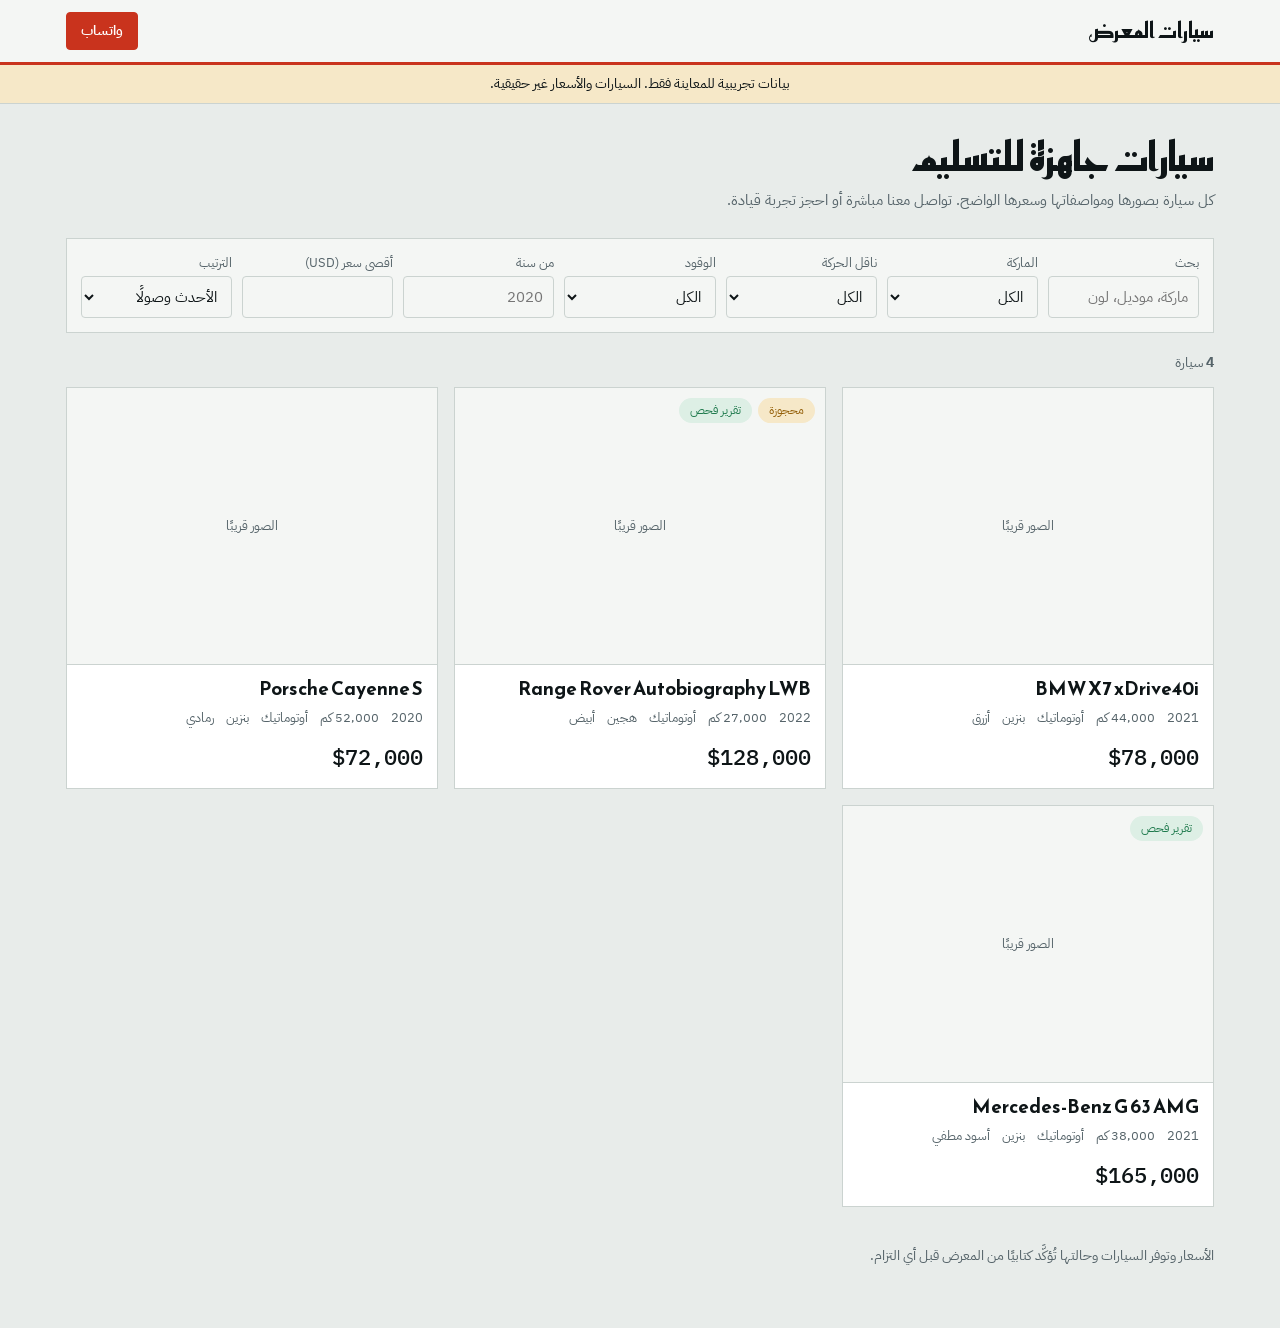
<file: معرض السيارات/موقع_المعرض.html>
<!doctype html>
<html lang="ar" dir="rtl">
<head>
<meta charset="utf-8">
<meta name="viewport" content="width=device-width,initial-scale=1,viewport-fit=cover">
<title>سيارات المعرض</title>
<link rel="icon" type="image/png" href="[data-uri]">
<meta name="theme-color" content="#0E1517">
<meta name="description" content="سيارات فارهة جاهزة للبيع في ليبيا: مواصفات وصور وأسعار واضحة، وتواصل مباشر عبر واتساب.">
<link rel="stylesheet" href="https://fonts.googleapis.com/css2?family=IBM+Plex+Mono:wght@400;500&family=IBM+Plex+Sans+Arabic:wght@400;500;600&family=Reem+Kufi:wght@500;700&display=swap">
<style>
:root{
  --bg:#E8ECEA; --surface:#F4F6F4; --raised:#FFFFFF; --ink:#0E1517; --muted:#56646A; --line:#CBD3D0;
  --accent:#C9331D; --accent-ink:#FFFFFF; --teal:#0F6B6F;
  --ok:#1F7A4D; --warn:#94600A; --crit:#B3261E; --info:#2A5DA8;
  --ok-bg:#DDEFE5; --warn-bg:#F6E8C8; --crit-bg:#F5DAD6; --info-bg:#DCE6F5; --teal-bg:#D6E9E9; --mute-bg:#DDE3E0;
  --f-display:'Reem Kufi','IBM Plex Sans Arabic',Tahoma,sans-serif;
  --f-body:'IBM Plex Sans Arabic',Tahoma,system-ui,sans-serif;
  --f-mono:'IBM Plex Mono',ui-monospace,Menlo,Consolas,monospace;
}
@media (prefers-color-scheme: dark){
  :root:not([data-theme="light"]){
    --bg:#0B1113; --surface:#111A1D; --raised:#172327; --ink:#E5ECEA; --muted:#93A3A8; --line:#27373C;
    --accent:#FF6A4A; --accent-ink:#1A0B07; --teal:#5CC7C4;
    --ok:#5BD08F; --warn:#E9B44C; --crit:#FF7A70; --info:#7FA8EE;
    --ok-bg:#12301F; --warn-bg:#3A2C0E; --crit-bg:#3B1714; --info-bg:#14243E; --teal-bg:#0F2D2E; --mute-bg:#1D2A2E;
  }
}
:root[data-theme="dark"]{
  --bg:#0B1113; --surface:#111A1D; --raised:#172327; --ink:#E5ECEA; --muted:#93A3A8; --line:#27373C;
  --accent:#FF6A4A; --accent-ink:#1A0B07; --teal:#5CC7C4;
  --ok:#5BD08F; --warn:#E9B44C; --crit:#FF7A70; --info:#7FA8EE;
  --ok-bg:#12301F; --warn-bg:#3A2C0E; --crit-bg:#3B1714; --info-bg:#14243E; --teal-bg:#0F2D2E; --mute-bg:#1D2A2E;
}
*{box-sizing:border-box}
body{background:var(--bg);color:var(--ink);font-family:var(--f-body);font-size:15px;line-height:1.6}
.wrap{max-width:1180px;margin-inline:auto;padding-inline:16px}
.top{display:flex;justify-content:space-between;align-items:flex-end;gap:16px;flex-wrap:wrap;padding-block:20px 12px}
.brand{font-family:var(--f-display);font-size:26px;font-weight:700;line-height:1.2;text-wrap:balance}
.brand small{display:block;font-family:var(--f-mono);font-size:11px;font-weight:400;letter-spacing:.14em;color:var(--muted);direction:ltr;text-align:right}
.tools{display:flex;gap:8px;align-items:center;flex-wrap:wrap}
.tabs{position:sticky;top:env(safe-area-inset-top,0px);z-index:6;background:var(--bg);border-bottom:1px solid var(--line)}
.tabin{display:flex;gap:2px;overflow-x:auto}
.tab{font:inherit;font-weight:500;color:var(--muted);background:none;border:0;border-bottom:3px solid transparent;padding:12px 14px;cursor:pointer;white-space:nowrap}
.tab[aria-selected="true"]{color:var(--ink);border-bottom-color:var(--accent)}
.tab:hover{color:var(--ink)}
button:focus-visible,input:focus-visible,select:focus-visible,textarea:focus-visible,a:focus-visible,summary:focus-visible{outline:2px solid var(--teal);outline-offset:2px}
.btn{font:inherit;font-size:14px;min-height:38px;padding:6px 14px;border:1px solid var(--line);background:var(--raised);color:var(--ink);border-radius:4px;cursor:pointer;text-decoration:none;display:inline-flex;align-items:center;gap:6px}
.btn:hover{border-color:var(--muted)}
.btn.primary{background:var(--accent);border-color:var(--accent);color:var(--accent-ink);font-weight:600}
.btn.sm{min-height:30px;padding:2px 10px;font-size:13px}
.btn.danger{color:var(--crit)}
.btn[aria-pressed="true"]{background:var(--teal);border-color:var(--teal);color:var(--bg)}
.view{padding-block:8px 64px}
.banner{margin-top:16px;padding:10px 14px;background:var(--warn-bg);border:1px solid var(--line);display:flex;gap:12px;align-items:center;justify-content:space-between;flex-wrap:wrap;font-size:14px}
.readout{display:grid;grid-template-columns:repeat(auto-fit,minmax(170px,1fr));border:1px solid var(--line);background:var(--surface);margin-top:20px}
.ro{padding:14px 16px;border-inline-start:1px solid var(--line);border-block-end:1px solid var(--line);margin-block-end:-1px}
.ro:first-child{border-inline-start:0}
.ro .l{font-size:13px;color:var(--muted)}
.ro .v{font-family:var(--f-mono);font-size:24px;font-weight:500;font-variant-numeric:tabular-nums;line-height:1.3;direction:ltr;text-align:right}
.ro .s{font-size:12.5px;color:var(--muted)}
.panel{margin-top:32px}
.ph{display:flex;justify-content:space-between;align-items:center;gap:12px;flex-wrap:wrap;margin-bottom:12px}
h2{font-family:var(--f-display);font-size:21px;font-weight:700;margin:0;text-wrap:balance}
h3{font-family:var(--f-display);font-size:16px;font-weight:700;margin:0}
.hint{color:var(--muted);font-size:13.5px;margin:4px 0 0}
.grid2{display:grid;grid-template-columns:repeat(auto-fit,minmax(320px,1fr));gap:24px}
.tw{overflow-x:auto;border:1px solid var(--line);background:var(--raised)}
table{width:100%;border-collapse:collapse;font-size:14px}
th{font-size:12.5px;font-weight:500;color:var(--muted);text-align:start;padding:10px 12px;border-bottom:1px solid var(--line);background:var(--surface);white-space:nowrap}
td{padding:10px 12px;border-bottom:1px solid var(--line);vertical-align:middle}
tr:last-child td{border-bottom:0}
tr.click{cursor:pointer}
tr.click:hover td{background:var(--surface)}
.num{font-family:var(--f-mono);font-variant-numeric:tabular-nums;white-space:nowrap;direction:ltr;unicode-bidi:isolate}
td.num,th.num{text-align:end}
.pos{color:var(--ok)}.neg{color:var(--crit)}.mut{color:var(--muted)}
.pill{display:inline-block;font-size:12px;padding:1px 9px;border-radius:99px;background:var(--mute-bg);color:var(--ink);white-space:nowrap}
.pill.ok{background:var(--ok-bg);color:var(--ok)}.pill.warn{background:var(--warn-bg);color:var(--warn)}
.pill.crit{background:var(--crit-bg);color:var(--crit)}.pill.info{background:var(--info-bg);color:var(--info)}
.pill.teal{background:var(--teal-bg);color:var(--teal)}
.chips{display:flex;gap:6px;flex-wrap:wrap}
.alerts{border:1px solid var(--line);background:var(--raised)}
.al{display:grid;grid-template-columns:14px 1fr auto;gap:12px;align-items:center;padding:10px 14px;border-bottom:1px solid var(--line)}
.al:last-child{border-bottom:0}
.dot{width:10px;height:10px;border-radius:50%;background:var(--info)}
.dot.crit{background:var(--crit)}.dot.warn{background:var(--warn)}
.al .t{font-weight:500}
.empty{padding:28px 16px;text-align:center;color:var(--muted);border:1px dashed var(--line);background:var(--surface)}
.bars{display:grid;gap:8px}
.bar{display:grid;grid-template-columns:110px 1fr 90px;gap:10px;align-items:center;font-size:14px}
.bar i{display:block;height:10px;background:var(--mute-bg);position:relative}
.bar i::after{content:"";position:absolute;inset-block:0;inset-inline-start:0;width:var(--w);background:var(--teal)}
.bar b{font-weight:400;text-align:end;direction:rtl}
.bar em{font-style:normal;color:var(--muted);font-size:12px}
.board{display:grid;grid-auto-flow:column;grid-auto-columns:minmax(250px,1fr);gap:12px;overflow-x:auto;padding-bottom:10px}
.col{background:var(--surface);border:1px solid var(--line);padding:10px;min-height:140px}
.col h3{display:flex;justify-content:space-between;align-items:center;font-size:14px}
.col h3 .num{font-size:12px;color:var(--muted)}
.kc{background:var(--raised);border:1px solid var(--line);padding:10px 12px;margin-top:8px;border-radius:4px;cursor:pointer}
.kc:hover{border-color:var(--muted)}
.kc .n{font-weight:600}
.kc .m{font-size:13px;color:var(--muted)}
.kc .r{display:flex;gap:6px;margin-top:8px;flex-wrap:wrap}
.ideas{display:grid;grid-template-columns:repeat(auto-fill,minmax(290px,1fr));gap:12px}
.idea{background:var(--raised);border:1px solid var(--line);padding:14px;display:flex;flex-direction:column;gap:8px}
.idea.chosen{background:var(--teal-bg);border-color:var(--teal)}
.idea.skip{opacity:.55}
.idea .meta{display:flex;gap:8px;align-items:center;flex-wrap:wrap;font-size:12.5px;color:var(--muted)}
.pips{display:inline-flex;gap:3px}
.pips i{width:10px;height:10px;background:var(--line);display:block}
.pips i.on{background:var(--accent)}
.idea p{margin:0}
.idea details{font-size:13.5px}
.idea summary{cursor:pointer;color:var(--teal);font-weight:500}
.idea ol{margin:6px 0;padding-inline-start:20px}
.idea .guard{margin-top:6px;padding:6px 10px;background:var(--warn-bg);color:var(--ink)}
.idea .acts{display:flex;gap:6px;margin-top:auto;flex-wrap:wrap}
.cat{display:grid;grid-template-columns:repeat(auto-fill,minmax(270px,1fr));gap:14px}
.cc{background:var(--raised);border:1px solid var(--line);display:flex;flex-direction:column}
.cc .ph2{height:120px;background:var(--surface);border-bottom:1px solid var(--line);display:flex;align-items:flex-end;justify-content:space-between;padding:10px 12px;font-family:var(--f-mono);font-size:12px;color:var(--muted)}
.cc .bd{padding:12px 14px;display:flex;flex-direction:column;gap:8px}
.cc .nm{font-family:var(--f-display);font-size:18px;font-weight:700;line-height:1.3}
.cc .sp{display:flex;gap:6px 12px;flex-wrap:wrap;font-size:13px;color:var(--muted)}
.cc .pr{font-family:var(--f-mono);font-size:20px;font-weight:500;direction:ltr;text-align:right}
.chk-list{display:grid;gap:0;border:1px solid var(--line);background:var(--raised)}
.chk-list label{display:grid;grid-template-columns:22px 1fr;gap:12px;padding:10px 14px;border-bottom:1px solid var(--line);cursor:pointer}
.chk-list label:last-child{border-bottom:0}
.chk-list b{font-weight:600}
.chk-list span span{display:block;color:var(--muted);font-size:13.5px}
.chk-list input{width:18px;height:18px;margin-top:3px;accent-color:var(--teal)}
input,select,textarea{font:inherit;width:100%;padding:8px 10px;border:1px solid var(--line);background:var(--surface);color:var(--ink);border-radius:4px}
input[type=checkbox]{width:auto}
.search{max-width:240px}
dialog{border:1px solid var(--line);background:var(--raised);color:var(--ink);padding:0;width:min(680px,calc(100vw - 24px));border-radius:6px;max-height:calc(100vh - 32px);overflow:auto}
dialog::backdrop{background:rgba(5,10,12,.6)}
.dh{display:flex;justify-content:space-between;align-items:center;padding:14px 18px;border-bottom:1px solid var(--line);position:sticky;top:0;background:var(--raised);z-index:1}
.db{padding:16px 18px}
.df{display:flex;gap:8px;flex-wrap:wrap;padding:14px 18px;border-top:1px solid var(--line);background:var(--surface);position:sticky;bottom:0}
.fgrid{display:grid;grid-template-columns:repeat(auto-fit,minmax(190px,1fr));gap:12px}
.field label{display:block;font-size:13px;color:var(--muted);margin-bottom:3px}
.field.full{grid-column:1/-1}
.field.chk{display:flex;gap:8px;align-items:center}
.field.chk span{font-size:14px}
.field .bad{border-color:var(--crit)}
.sum{display:grid;grid-template-columns:repeat(auto-fit,minmax(120px,1fr));gap:1px;background:var(--line);border:1px solid var(--line);margin-bottom:14px}
.sum div{background:var(--surface);padding:8px 12px}
.sum .l{font-size:12px;color:var(--muted)}
.sum .v{font-family:var(--f-mono);font-size:16px;direction:ltr;text-align:right}
.toast{position:fixed;inset-inline:16px;bottom:calc(16px + env(safe-area-inset-bottom,0px));max-width:420px;margin-inline:auto;background:var(--ink);color:var(--bg);padding:10px 14px;border-radius:4px;z-index:50}
.src{font-size:13px;color:var(--muted);margin-top:12px}
.src a{color:var(--teal)}
@media (max-width:560px){.bar{grid-template-columns:84px 1fr 74px}.brand{font-size:22px}}
@media (prefers-reduced-motion:no-preference){.kc,.btn{transition:border-color .15s}}

/* ---- v2 ---- */
body{margin:0}
.ic{flex:none;vertical-align:-3px}
.tab{display:inline-flex;align-items:center;gap:7px}
.tab .ic{opacity:.75}.tab[aria-selected="true"] .ic{opacity:1;color:var(--accent)}
.tools .seg{display:inline-flex;gap:0}
.tools .seg .btn{border-radius:0;min-height:30px}
.tools .seg .btn:first-child{border-start-start-radius:4px;border-end-start-radius:4px}
.tools .seg .btn:last-child{border-start-end-radius:4px;border-end-end-radius:4px;border-inline-start-width:0}
.btn svg{margin-inline-end:0}
.th{display:grid;place-items:center;width:56px;height:40px;background:var(--surface) center/cover no-repeat;border:1px solid var(--line);color:var(--muted);border-radius:3px}
tr.click:focus-visible,.kc:focus-visible{outline:2px solid var(--teal);outline-offset:-2px}
.phs{display:grid;grid-template-columns:repeat(auto-fill,minmax(112px,1fr));gap:8px}
.ph{margin:0;border:1px solid var(--line);background:var(--surface);border-radius:4px;overflow:hidden}
.ph img{display:block;width:100%;aspect-ratio:4/3;object-fit:cover}
.ph figcaption{display:flex;gap:4px;flex-wrap:wrap;padding:5px;justify-content:space-between;align-items:center}
.ph figcaption .btn.sm{min-height:26px;padding:0 8px;font-size:12px}
.ages{display:grid;grid-template-columns:repeat(4,1fr);gap:8px}
.ag{display:flex;flex-direction:column;gap:2px;padding:12px;border:1px solid var(--line);border-inline-start-width:4px;background:var(--raised)}
.ag b{font-size:26px;font-family:var(--f-mono);font-weight:500;line-height:1.1}
.ag span{font-size:13px}.ag em{font-style:normal;font-size:12px;color:var(--muted);direction:ltr;text-align:right}
.ag.fresh{border-inline-start-color:var(--ok)}.ag.watch{border-inline-start-color:var(--info)}.ag.late{border-inline-start-color:var(--warn)}.ag.crit{border-inline-start-color:var(--crit)}
.cc .ph2{background:var(--surface) center/cover no-repeat}
.cc .ph2 span{background:var(--raised);padding:1px 8px;border-radius:99px}
.field .hint{margin-top:2px}
@media (max-width:560px){.ages{grid-template-columns:repeat(2,1fr)}.tab span{font-size:14px}.tools{width:100%;justify-content:space-between}}
@media print{.tabs,.tools,.banner{display:none}}
.ro .v .u{font-family:var(--f-body);font-size:13px;color:var(--muted);font-weight:400}
.tabin{scrollbar-width:none}.tabin::-webkit-scrollbar{display:none}.tab{padding-inline:12px}
</style>
<style>
/* الموقع العام: يعيد استخدام رموز app.css (ألوان، خطوط، أزرار) */
body.pub{background:var(--bg)}
.ph-bar{background:var(--surface);color:var(--ink);border-bottom:3px solid var(--accent);position:sticky;top:0;z-index:5}
.ph-bar .row{display:flex;justify-content:space-between;align-items:center;gap:12px;padding-block:12px}
.ph-bar .row-end{display:flex;gap:8px;align-items:center}
.logo{font-family:var(--f-display);font-size:22px;font-weight:700;color:inherit;text-decoration:none}
.sample{background:var(--warn-bg);color:var(--ink);text-align:center;padding:8px 16px;font-size:14px;border-bottom:1px solid var(--line)}
.hero{padding-block:28px 8px}
.hero h1{font-family:var(--f-display);font-size:clamp(26px,5vw,40px);line-height:1.25;margin:0;text-wrap:balance}
.hero p{margin:6px 0 0;color:var(--muted);max-width:60ch}
.fbar{display:grid;grid-template-columns:repeat(auto-fit,minmax(150px,1fr));gap:10px;margin-block:18px;padding:14px;background:var(--surface);border:1px solid var(--line)}
.fbar .field label{font-size:12.5px}
.rcount{display:flex;justify-content:space-between;align-items:center;margin-bottom:12px;color:var(--muted);font-size:14px}
.grid{display:grid;grid-template-columns:repeat(auto-fill,minmax(290px,1fr));gap:16px}
.card{background:var(--raised);border:1px solid var(--line);display:flex;flex-direction:column;color:inherit;text-decoration:none;transition:border-color .15s}
.card:hover{border-color:var(--muted)}
.card:focus-visible{outline:2px solid var(--teal);outline-offset:2px}
.card .im{position:relative;aspect-ratio:4/3;background:var(--surface) center/cover no-repeat;display:grid;place-items:center;color:var(--muted);font-size:13px;border-bottom:1px solid var(--line)}
.card .im .tag{position:absolute;inset-block-start:10px;inset-inline-start:10px;display:flex;gap:6px}
.card .bd{padding:12px 14px 14px;display:flex;flex-direction:column;gap:6px}
.card .nm{font-family:var(--f-display);font-size:19px;font-weight:700;line-height:1.3}
.card .yr{color:var(--muted);font-size:13.5px}
.card .sp{display:flex;flex-wrap:wrap;gap:4px 12px;font-size:13px;color:var(--muted)}
.card .pr{font-family:var(--f-mono);font-size:22px;font-weight:500;direction:ltr;text-align:right;margin-top:4px}
.badge{font-size:12px;padding:2px 10px;border-radius:99px;background:var(--raised);color:var(--ink);border:1px solid var(--line)}
.badge.ok{background:var(--ok-bg);color:var(--ok);border-color:transparent}.badge.warn{background:var(--warn-bg);color:var(--warn);border-color:transparent}
.crumb{padding-block:16px 4px;font-size:14px}.crumb a{color:var(--teal)}
.det{display:grid;grid-template-columns:minmax(0,1.5fr) minmax(280px,1fr);gap:24px;align-items:start;padding-block:8px 32px}
@media (max-width:820px){.det{grid-template-columns:1fr}}
.gal .main{aspect-ratio:4/3;background:var(--surface) center/contain no-repeat;border:1px solid var(--line);display:grid;place-items:center;color:var(--muted)}
.gal .main img{width:100%;height:100%;object-fit:contain;display:block;background:var(--surface)}
.gal .ths{display:flex;gap:6px;margin-top:8px;overflow-x:auto;padding-bottom:4px}
.gal .ths button{flex:none;width:76px;height:56px;padding:0;border:2px solid transparent;background:var(--surface);cursor:pointer}
.gal .ths button[aria-current="true"]{border-color:var(--accent)}
.gal .ths img{width:100%;height:100%;object-fit:cover;display:block}
.side{position:sticky;top:76px;display:grid;gap:14px}
@media (max-width:820px){.side{position:static}}
.box{background:var(--raised);border:1px solid var(--line);padding:16px}
.box h1{font-family:var(--f-display);font-size:26px;line-height:1.25;margin:0 0 4px}
.box .pr{font-family:var(--f-mono);font-size:30px;font-weight:500;direction:ltr;text-align:right;margin-block:8px}
.box .alt{font-family:var(--f-mono);font-size:14px;color:var(--muted);direction:ltr;text-align:right}
.specs{width:100%;border-collapse:collapse}
.specs th,.specs td{padding:8px 4px;border-bottom:1px solid var(--line);text-align:start;font-size:14.5px;background:none}
.specs th{color:var(--muted);font-weight:400;width:40%}
.feat{display:flex;flex-wrap:wrap;gap:6px}
.form{display:grid;gap:10px}
.hp{position:absolute;inset-inline-start:-9999px;height:0;overflow:hidden}
.foot{padding-block:24px 48px;font-size:13.5px}
.ctas{display:grid;gap:8px}
.ctas .btn{justify-content:center;min-height:44px}
@media (max-width:560px){.fbar{grid-template-columns:1fr 1fr;padding:10px;gap:8px}.fbar .field:first-child{grid-column:1/-1}.ph-bar .logo{font-size:19px}.hero{padding-block:18px 0}}
</style>
</head>
<body class="pub">
<header class="ph-bar">
  <div class="wrap row">
    <a class="logo" href="#/" id="logo">سيارات المعرض</a>
    <div class="row-end">
      <span id="curBox"></span>
      <a class="btn primary" id="waTop" href="#" target="_blank" rel="noopener" hidden>واتساب</a>
    </div>
  </div>
</header>
<div id="sampleBar" class="sample" hidden>بيانات تجريبية للمعاينة فقط. السيارات والأسعار غير حقيقية.</div>
<main class="wrap" id="main" tabindex="-1"></main>
<footer class="wrap foot"><p id="foot"></p><p class="mut">الأسعار وتوفر السيارات وحالتها تُؤكَّد كتابيًا من المعرض قبل أي التزام.</p></footer>
<div id="toast" class="toast" role="status" aria-live="polite" hidden></div>
<script>
(function () {
"use strict";
var __mods = {}, __cache = {};
function __req(id) { if (__cache[id]) return __cache[id].exports; var m = __cache[id] = { exports: {} }; if (!__mods[id]) throw new Error('module missing: ' + id); __mods[id](m.exports, __req); return m.exports; }

__mods["js/core.js"] = function (exports, __req) {
// النواة: الثوابت، الحالة، الحسابات، التنبيهات. لا تلمس DOM هنا إلا في toast.
const S = { cars: [], leads: [], tx: [], ideas: [], web: [], audit: [], requests: [], set: null };
const DEFAULT_SET = { baseCur: 'USD', displayCur: 'USD', usdRate: 0, eurRate: 0, agingDays: 60, holdPct: 1, whatsapp: '', name: '', city: '' };
S.set = Object.assign({}, DEFAULT_SET);
const ctx = { db: null };

const CUR = { LYD: 'د.ل', USD: '$', EUR: '€' };
const CS = { ordered: 'تم الشراء', shipping: 'في الشحن', port: 'بالميناء', customs: 'جمارك', available: 'جاهزة للبيع', reserved: 'محجوزة', sold: 'مباعة' };
const CSC = { ordered: 'info', shipping: 'info', port: 'info', customs: 'warn', available: 'ok', reserved: 'warn', sold: '' };
const TRANSIT = ['ordered', 'shipping', 'port', 'customs'];
const STOCK = ['available', 'reserved'];
const LS = { new: 'جديد', contacted: 'تواصلنا', test: 'تجربة قيادة', nego: 'تفاوض', won: 'تم البيع', lost: 'خسارة' };
const LST = ['new', 'contacted', 'test', 'nego', 'won', 'lost'];
const SOURCES = ['انستغرام', 'فيسبوك', 'تيك توك', 'واتساب', 'موقع المعرض', 'زيارة للمعرض', 'إحالة', 'أخرى'];
const CATS = ['دفعة بيع', 'عربون', 'شراء سيارة', 'شحن', 'جمارك', 'تجهيز وصيانة', 'إعلان وتسويق', 'رواتب', 'إيجار', 'أخرى'];
const PHOTO_GOAL = 15;

/* ---------- مساعدات عامة ---------- */
const $ = s => document.querySelector(s);
const esc = v => String(v == null ? '' : v).replace(/[&<>"']/g, c => ({ '&': '&amp;', '<': '&lt;', '>': '&gt;', '"': '&quot;', "'": '&#39;' }[c]));
const todayStr = () => new Date().toLocaleDateString('en-CA');
const daysSince = d => Math.floor((new Date(todayStr() + 'T00:00:00').getTime() - new Date(d + 'T00:00:00').getTime()) / 864e5);
const newId = p => p + Date.now().toString(36) + Math.random().toString(36).slice(2, 5);
const strip = o => { const r = {}; for (const k in o) if (k !== 'id') r[k] = o[k]; return r; };
const sum = (a, f) => a.reduce((s, x) => s + (+f(x) || 0), 0);
const carById = id => S.cars.find(c => c.id === id);
const carName = c => ((c.make || '') + ' ' + (c.model || '') + (c.trim ? ' ' + c.trim : '')).trim() || 'سيارة';
function toast(m) { const t = $('#toast'); if (!t) return; t.textContent = m; t.hidden = false; clearTimeout(toast.h); toast.h = setTimeout(() => { t.hidden = true; }, 3400); }

/* ---------- العملة: كل الأرقام مخزّنة بعملة الأساس، والعرض قد يكون بالعملة الأخرى بسعر صرف يحدده المالك ---------- */
function rateOf(c) { return c === 'LYD' ? 1 : c === 'USD' ? (+S.set.usdRate || 0) : c === 'EUR' ? (+S.set.eurRate || 0) : 0; }
function canConv(from, to) { return from === to || (rateOf(from) > 0 && rateOf(to) > 0); }
function rateOK() { return rateOf('USD') > 0 || rateOf('EUR') > 0; }
function effCur() { return canConv(S.set.baseCur, S.set.displayCur) ? S.set.displayCur : S.set.baseCur; }
function conv(n, from, to) {
  from = from || S.set.baseCur; to = to || S.set.displayCur;
  if (from === to || !canConv(from, to)) return n;
  return n * rateOf(from) / rateOf(to);
}
function fmt(n, cur) {
  const v = Math.round(n), s = Math.abs(v).toLocaleString('en-US'), neg = v < 0 ? '-' : '';
  return (cur === 'USD' || cur === 'EUR') ? neg + CUR[cur] + s : neg + s + ' ' + (CUR[cur] || cur);
}
// يعرض مبلغًا مخزّنًا بعملة الأساس بعملة العرض الحالية
function money(n) {
  n = +n || 0;
  const to = effCur();
  return fmt(conv(n, S.set.baseCur, to), to);
}
const moneyBoth = n => { const b = S.set.baseCur, l = ['USD', 'LYD', 'EUR'].filter(c => canConv(b, c)); return l.length > 1 ? l.map(c => fmt(conv(n, b, c), c)).join(' · ') : money(n); };

/* ---------- حسابات السيارة ---------- */
const cost = c => (+c.buyPrice || 0) + (+c.shipCost || 0) + (+c.customsCost || 0) + (+c.prepCost || 0);
const inStock = c => STOCK.indexOf(c.status) > -1;
const stockDays = c => (inStock(c) && c.arrivedAt) ? Math.max(0, daysSince(c.arrivedAt)) : null;
// تكلفة الاحتفاظ التقديرية: نسبة شهرية من رأس المال المحبوس (تحدد في الإعدادات)
const holdCost = c => { const d = stockDays(c); return d == null ? 0 : cost(c) * (+S.set.holdPct || 0) / 100 * d / 30; };
// مراتب العمر بالنسبة لعتبة التنبيه: <50% حديثة، <100% تتابع، <150% متأخرة، بعدها حرجة
function ageBand(d) {
  const A = +S.set.agingDays || 60, r = d / A;
  return r < .5 ? { k: 'fresh', l: 'حديثة', c: 'ok' } : r < 1 ? { k: 'watch', l: 'تُتابَع', c: 'info' } : r < 1.5 ? { k: 'late', l: 'متأخرة', c: 'warn' } : { k: 'crit', l: 'راكدة', c: 'crit' };
}
function paidFor(carId) { return sum(S.tx.filter(t => t.type === 'income' && t.carId === carId), t => t.amount); }
function recv() {
  return S.cars.filter(c => c.status === 'sold').map(c => { const paid = paidFor(c.id); return { car: c, paid, rest: (+c.soldPrice || 0) - paid }; }).filter(r => r.rest > 0);
}
const saleProfit = c => (+c.soldPrice || 0) - cost(c);
const daysToSell = c => (c.soldDate && c.arrivedAt) ? Math.max(0, daysSince(c.arrivedAt) - daysSince(c.soldDate)) : null;
function waLink(c, phone) {
  const t = carName(c) + (c.year ? ' ' + c.year : '') + '\n' + (c.km ? 'الكيلومترات: ' + Number(c.km).toLocaleString('en-US') + '\n' : '') + (c.color ? 'اللون: ' + c.color + '\n' : '') + 'السعر: ' + money(c.askPrice) + '\nللحجز أو تجربة القيادة راسلنا هنا.';
  const p = String(phone || S.set.whatsapp || '').replace(/\D/g, '');
  return 'https://wa.me/' + p + '?text=' + encodeURIComponent(t);
}

/* ---------- سجل التغييرات ---------- */
function audit(action, o) {
  if (!ctx.db) return Promise.resolve();
  return ctx.db.collection('audit').add(Object.assign({ ts: new Date().toISOString(), action }, o || {}));
}

/* ---------- التنبيهات ---------- */
function alerts() {
  const out = [], T = todayStr(), age = +S.set.agingDays || 60;
  S.cars.forEach(c => {
    const d = stockDays(c);
    if (d != null && d >= age) out.push({ s: 'crit', t: carName(c) + ' بقيت ' + d + ' يومًا في المعرض', h: 'تكلفة احتفاظ تقديرية ' + money(holdCost(c)) + ' حتى الآن. قرّر السعر أو حملة عليها', a: 'open-car', id: c.id, b: 'افتح' });
    if (TRANSIT.indexOf(c.status) > -1 && c.etaDate && c.etaDate < T) out.push({ s: 'warn', t: carName(c) + ' تأخر وصولها عن ' + c.etaDate, h: 'تابع مع شركة الشحن', a: 'go', k: 'shipping', b: 'الشحن' });
    if (c.status === 'available' && !c.photosDone) out.push({ s: 'warn', t: carName(c) + ' جاهزة للبيع لكن صورها غير مكتملة', h: 'صوّرها قبل أن تنشر', a: 'open-car', id: c.id, b: 'افتح' });
  });
  S.leads.filter(l => l.stage !== 'won' && l.stage !== 'lost' && l.nextDate && l.nextDate < T).forEach(l => out.push({ s: 'warn', t: 'متابعة ' + l.name + ' متأخرة', h: l.nextAction || '', a: 'edit-lead', id: l.id, b: 'افتح' }));
  S.requests.filter(r => !r.handled).forEach(r => out.push({ s: 'crit', t: 'طلب جديد من الموقع: ' + (r.name || ''), h: (r.carLabel || '') + (r.when ? ' · ' + r.when : ''), a: 'go', k: 'sales', b: 'الطلبات' }));
  recv().forEach(r => out.push({ s: 'info', t: 'مستحق على ' + (r.car.buyer || 'المشتري') + ': ' + money(r.rest), h: carName(r.car), a: 'pay', id: r.car.id, b: 'سجّل دفعة' }));
  const rank = { crit: 0, warn: 1, info: 2 };
  return out.sort((a, b) => rank[a.s] - rank[b.s]);
}

/* ---------- تصدير CSV (BOM ليفتح العربي سليمًا في Excel) ---------- */
function csv(rows) {
  const q = v => { v = v == null ? '' : String(v); return /[",\n\r]/.test(v) ? '"' + v.replace(/"/g, '""') + '"' : v; };
  return '﻿' + rows.map(r => r.map(q).join(',')).join('\r\n');
}
function download(name, text, type) {
  const a = document.createElement('a'); a.href = URL.createObjectURL(new Blob([text], { type: type || 'text/csv;charset=utf-8' }));
  a.download = name; document.body.appendChild(a); a.click(); setTimeout(() => { URL.revokeObjectURL(a.href); a.remove(); }, 500);
}

/* ---------- تحميل البيانات وربطها بالحالة ---------- */
function bind(db, onChange) {
  ctx.db = db;
  const sub = (n, k) => db.collection(n).onSnapshot(s => { S[k] = s.docs.map(d => Object.assign({ id: d.id }, d.data())); onChange(); }, () => toast('تعذّر تحميل ' + n));
  sub('cars', 'cars'); sub('leads', 'leads'); sub('tx', 'tx'); sub('ideas', 'ideas'); sub('web', 'web'); sub('audit', 'audit'); sub('requests', 'requests');
  db.doc('settings/main').onSnapshot(s => {
    if (s.exists) {
      const d = s.data(), m = Object.assign({}, DEFAULT_SET, d);
      if (d.currency && !d.baseCur) m.baseCur = m.displayCur = d.currency === 'LYD' ? 'LYD' : 'USD'; // ترحيل إعدادات النموذج الأولي
      if (!CUR[m.baseCur]) m.baseCur = 'USD'; if (!CUR[m.displayCur]) m.displayCur = m.baseCur;
      S.set = m;
    }
    onChange();
  });
}

exports.S = S;
exports.DEFAULT_SET = DEFAULT_SET;
exports.ctx = ctx;
exports.CUR = CUR;
exports.CS = CS;
exports.CSC = CSC;
exports.TRANSIT = TRANSIT;
exports.STOCK = STOCK;
exports.LS = LS;
exports.LST = LST;
exports.SOURCES = SOURCES;
exports.CATS = CATS;
exports.PHOTO_GOAL = PHOTO_GOAL;
exports.$ = $;
exports.esc = esc;
exports.todayStr = todayStr;
exports.daysSince = daysSince;
exports.newId = newId;
exports.strip = strip;
exports.sum = sum;
exports.carById = carById;
exports.carName = carName;
exports.toast = toast;
exports.rateOK = rateOK;
exports.rateOf = rateOf;
exports.canConv = canConv;
exports.effCur = effCur;
exports.conv = conv;
exports.fmt = fmt;
exports.money = money;
exports.moneyBoth = moneyBoth;
exports.cost = cost;
exports.inStock = inStock;
exports.stockDays = stockDays;
exports.holdCost = holdCost;
exports.ageBand = ageBand;
exports.paidFor = paidFor;
exports.recv = recv;
exports.saleProfit = saleProfit;
exports.daysToSell = daysToSell;
exports.waLink = waLink;
exports.audit = audit;
exports.alerts = alerts;
exports.csv = csv;
exports.download = download;
exports.bind = bind;
};

__mods["js/photos.js"] = function (exports, __req) {
// صور السيارات: تُضغط في المتصفح ثم تُخزَّن في IndexedDB (وتنتقل إلى Supabase Storage لاحقًا بنفس الواجهة).
const DBN = 'sr2-photos', ST = 'p';
let dbp = null;
function open() {
  if (dbp) return dbp;
  dbp = new Promise((res, rej) => {
    const r = indexedDB.open(DBN, 1);
    r.onupgradeneeded = () => { const s = r.result.createObjectStore(ST, { keyPath: 'id' }); s.createIndex('carId', 'carId'); };
    r.onsuccess = () => res(r.result); r.onerror = () => rej(r.error);
  });
  return dbp;
}
const tx = (mode, fn) => open().then(db => new Promise((res, rej) => {
  const t = db.transaction(ST, mode), s = t.objectStore(ST); let out;
  Promise.resolve(fn(s)).then(v => { out = v; });
  t.oncomplete = () => res(out); t.onerror = () => rej(t.error);
}));
const req = r => new Promise((res, rej) => { r.onsuccess = () => res(r.result); r.onerror = () => rej(r.error); });

const MAX_SIDE = 1600;
const MAX_PER_CAR = 24;

// يصغّر الصورة إلى 1600px كحد أقصى ويحوّلها إلى WebP/JPEG بجودة 0.82
async function compress(file) {
  const bmp = await createImageBitmap(file);
  const k = Math.min(1, MAX_SIDE / Math.max(bmp.width, bmp.height));
  const w = Math.round(bmp.width * k), h = Math.round(bmp.height * k);
  const c = document.createElement('canvas'); c.width = w; c.height = h;
  c.getContext('2d').drawImage(bmp, 0, 0, w, h);
  const blob = await new Promise(r => c.toBlob(r, 'image/webp', 0.82));
  return blob && blob.type === 'image/webp' ? blob : await new Promise(r => c.toBlob(r, 'image/jpeg', 0.82));
}
async function addPhoto(carId, blob) {
  const list = await listPhotos(carId);
  if (list.length >= MAX_PER_CAR) throw new Error('الحد الأقصى ' + MAX_PER_CAR + ' صورة لكل سيارة');
  const order = list.length ? Math.max.apply(null, list.map(p => p.order)) + 1 : 0;
  const id = carId + '/' + Date.now().toString(36) + Math.random().toString(36).slice(2, 5);
  await tx('readwrite', s => req(s.put({ id, carId, order, blob, size: blob.size })));
  return id;
}
async function listPhotos(carId) {
  const a = await tx('readonly', s => req(s.index('carId').getAll(carId)));
  return (a || []).sort((x, y) => x.order - y.order);
}
async function removePhoto(id) { await tx('readwrite', s => req(s.delete(id))); }
async function makeCover(carId, id) {
  const list = await listPhotos(carId), first = list.length ? list[0].order : 0;
  const p = list.find(x => x.id === id); if (!p) return;
  p.order = first - 1;
  await tx('readwrite', s => req(s.put(p)));
}
async function removeAllFor(carId) { const l = await listPhotos(carId); for (const p of l) await removePhoto(p.id); }
async function coverURL(carId) { const l = await listPhotos(carId); return l.length ? URL.createObjectURL(l[0].blob) : null; }
async function urls(carId) { const l = await listPhotos(carId); return l.map(p => ({ id: p.id, url: URL.createObjectURL(p.blob) })); }

exports.MAX_SIDE = MAX_SIDE;
exports.MAX_PER_CAR = MAX_PER_CAR;
exports.compress = compress;
exports.addPhoto = addPhoto;
exports.listPhotos = listPhotos;
exports.removePhoto = removePhoto;
exports.makeCover = makeCover;
exports.removeAllFor = removeAllFor;
exports.coverURL = coverURL;
exports.urls = urls;
};

__mods["js/adapters/local.js"] = function (exports, __req) {
// قاعدة بيانات محلية (localStorage) بنفس واجهة claude.use('db') المستخدمة في النموذج الأولي:
//   db.doc('cars/c1').get|set|update|delete|onSnapshot
//   db.collection('cars').onSnapshot|add|doc(id)
// تتزامن بين تبويبات المتصفح (حدث storage). الصور في IndexedDB (photos.js).
// عند الانتقال إلى Supabase يُستبدل هذا الملف فقط (adapters/supabase.js) دون لمس بقية الكود.
function createLocalDB(prefix) {
  prefix = prefix || 'sr2';
  const key = c => prefix + ':' + c;
  const subs = [];
  const read = c => { try { return JSON.parse(localStorage.getItem(key(c)) || '{}'); } catch (e) { return {}; } };
  const write = (c, o) => localStorage.setItem(key(c), JSON.stringify(o));
  const snapDoc = (c, id, all) => { const d = (all || read(c))[id]; return { id, exists: d !== undefined, data: () => d }; };
  const snapCol = c => { const all = read(c); return { docs: Object.keys(all).map(id => snapDoc(c, id, all)), size: Object.keys(all).length }; };
  const notify = c => subs.forEach(s => { if (s.col === c) s.fire(); });
  window.addEventListener('storage', e => { if (e.key && e.key.indexOf(prefix + ':') === 0) notify(e.key.slice(prefix.length + 1)); });
  const clone = v => JSON.parse(JSON.stringify(v));
  const newId = () => 'x' + Date.now().toString(36) + Math.random().toString(36).slice(2, 6);

  function docRef(path) {
    const [col, id] = path.split('/');
    return {
      id, path,
      get: async () => snapDoc(col, id),
      set: async v => { const a = read(col); a[id] = clone(v); write(col, a); notify(col); },
      update: async v => {
        const a = read(col); if (!a[id]) throw new Error('المستند غير موجود: ' + path);
        Object.keys(v).forEach(k => { if (v[k] === null || v[k] === undefined) delete a[id][k]; else a[id][k] = clone(v[k]); });
        write(col, a); notify(col);
      },
      delete: async () => { const a = read(col); delete a[id]; write(col, a); notify(col); },
      onSnapshot: fn => { const s = { col, fire: () => fn(snapDoc(col, id)) }; subs.push(s); setTimeout(s.fire, 0); return () => subs.splice(subs.indexOf(s), 1); }
    };
  }
  function colRef(col) {
    return {
      onSnapshot: fn => { const s = { col, fire: () => fn(snapCol(col)) }; subs.push(s); setTimeout(s.fire, 0); return () => subs.splice(subs.indexOf(s), 1); },
      add: async v => { const id = newId(); await docRef(col + '/' + id).set(v); return docRef(col + '/' + id); },
      doc: id => docRef(col + '/' + id),
      // قراءة لمرة واحدة (للصفحة العامة والتصدير)
      getAll: async () => snapCol(col).docs.map(d => Object.assign({ id: d.id }, d.data()))
    };
  }
  return {
    kind: 'local',
    doc: docRef,
    collection: colRef,
    isEmpty: () => !localStorage.getItem(key('cars')) && !localStorage.getItem(key('settings')),
    // نسخة احتياطية كاملة / استعادة (JSON)
    exportAll: () => { const o = {}; ['cars', 'leads', 'tx', 'ideas', 'web', 'settings', 'audit', 'requests'].forEach(c => o[c] = read(c)); return o; },
    importAll: obj => { Object.keys(obj).forEach(c => { write(c, obj[c]); notify(c); }); },
    seed: obj => { Object.keys(obj).forEach(c => { write(c, obj[c]); notify(c); }); }
  };
}

exports.createLocalDB = createLocalDB;
};

__mods["catalog/catalog.js"] = function (exports, __req) {
// الموقع العام: كتالوج بفلاتر + صفحة لكل سيارة + طلب تجربة قيادة.
// يقرأ الحقول العامة فقط عبر pub() ولا يشترك في العملاء أو القيود أو السجل.
const C = __req("js/core.js");
const { createLocalDB } = __req("js/adapters/local.js");
const P = __req("js/photos.js");
const { S, $, esc, carName, money, toast } = C;

const db = createLocalDB('sr2');
const PUBLIC_FIELDS = ['make', 'model', 'trim', 'year', 'color', 'km', 'engine', 'fuel', 'gearbox', 'origin', 'askPrice', 'features', 'notes', 'reportDone', 'photoCount', 'status', 'sample', 'arrivedAt'];
const pub = c => { const o = { id: c.id }; PUBLIC_FIELDS.forEach(k => { if (c[k] !== undefined) o[k] = c[k]; }); return o; }; // لا تكلفة ولا ملاحظة داخلية ولا مشتري
let cars = [], set = S.set;
const F = { q: '', make: '', gear: '', fuel: '', maxPrice: '', minYear: '', sort: 'new' };
const cover = {};

const live = () => cars.filter(c => c.status === 'available' || c.status === 'reserved');
const num = n => Number(n).toLocaleString('en-US');
const wa = (c) => {
  const p = String(set.whatsapp || '').replace(/\D/g, '');
  const t = c ? carName(c) + (c.year ? ' ' + c.year : '') + '\nالسعر المعروض: ' + money(c.askPrice) + '\nأرغب بمعرفة المزيد عن هذه السيارة.' : 'مرحبًا، أرغب بالاستفسار عن سياراتكم.';
  return p ? 'https://wa.me/' + p + '?text=' + encodeURIComponent(t) : '';
};
function setMeta(title, desc) { document.title = title; const m = document.querySelector('meta[name=description]'); if (m && desc) m.setAttribute('content', desc); }

function priceBoth(n) { return C.rateOK() ? '<div class="alt">' + esc(C.moneyBoth(n).split(' · ').filter(x => x !== money(n)).join(' · ')) + '</div>' : ''; }

/* ---------- القائمة ---------- */
function list() {
  const L = live(), makes = [...new Set(L.map(c => c.make).filter(Boolean))].sort();
  const q = F.q.trim().toLowerCase();
  let r = L.filter(c => (!F.make || c.make === F.make) && (!F.gear || c.gearbox === F.gear) && (!F.fuel || c.fuel === F.fuel)
    && (!F.maxPrice || (+c.askPrice || 0) <= C.conv(+F.maxPrice, (C.canConv(set.baseCur, set.displayCur) ? set.displayCur : set.baseCur), set.baseCur)) && (!F.minYear || (+c.year || 0) >= +F.minYear)
    && (!q || (carName(c) + ' ' + (c.color || '') + ' ' + (c.year || '')).toLowerCase().indexOf(q) > -1));
  r.sort((a, b) => F.sort === 'pa' ? a.askPrice - b.askPrice : F.sort === 'pd' ? b.askPrice - a.askPrice : F.sort === 'yr' ? (b.year || 0) - (a.year || 0) : (b.arrivedAt || '').localeCompare(a.arrivedAt || ''));
  const sel = (id, l, opts, v) => '<div class="field"><label for="' + id + '">' + l + '</label><select id="' + id + '"><option value="">الكل</option>' + opts.map(o => '<option' + (o === v ? ' selected' : '') + '>' + esc(o) + '</option>').join('') + '</select></div>';
  const cur = (C.canConv(set.baseCur, set.displayCur) ? set.displayCur : set.baseCur);
  let h = '<section class="hero"><h1>سيارات جاهزة للتسليم</h1><p>كل سيارة بصورها ومواصفاتها وسعرها الواضح. تواصل معنا مباشرة أو احجز تجربة قيادة.</p></section>';
  h += '<div class="fbar" role="search" aria-label="تصفية السيارات"><div class="field"><label for="fq">بحث</label><input id="fq" type="search" value="' + esc(F.q) + '" placeholder="ماركة، موديل، لون"></div>'
    + sel('fmake', 'الماركة', makes, F.make) + sel('fgear', 'ناقل الحركة', ['أوتوماتيك', 'يدوي'], F.gear) + sel('ffuel', 'الوقود', ['بنزين', 'ديزل', 'هجين', 'كهرباء'], F.fuel)
    + '<div class="field"><label for="fyear">من سنة</label><input id="fyear" type="number" inputmode="numeric" value="' + esc(F.minYear) + '" placeholder="2020"></div>'
    + '<div class="field"><label for="fprice">أقصى سعر (' + esc(cur) + ')</label><input id="fprice" type="number" inputmode="numeric" value="' + esc(F.maxPrice) + '"></div>'
    + '<div class="field"><label for="fsort">الترتيب</label><select id="fsort">' + [['new', 'الأحدث وصولًا'], ['pa', 'السعر: الأقل'], ['pd', 'السعر: الأعلى'], ['yr', 'سنة الصنع']].map(o => '<option value="' + o[0] + '"' + (F.sort === o[0] ? ' selected' : '') + '>' + o[1] + '</option>').join('') + '</select></div></div>';
  h += '<div class="rcount"><span><b class="num">' + r.length + '</b> سيارة</span></div>';
  h += r.length ? '<div class="grid">' + r.map(c => '<a class="card" href="#/car/' + esc(c.id) + '"><div class="im" data-cover="' + esc(c.id) + '" data-n="' + (c.photoCount || 0) + '">' + (c.photoCount ? '' : 'الصور قريبًا') + '<span class="tag">' + (c.status === 'reserved' ? '<span class="badge warn">محجوزة</span>' : '') + (c.reportDone ? '<span class="badge ok">تقرير فحص</span>' : '') + '</span></div><div class="bd"><div class="nm">' + esc(carName(c)) + '</div><div class="sp">' + [c.year, c.km ? num(c.km) + ' كم' : '', c.gearbox, c.fuel, c.color].filter(Boolean).map(x => '<span>' + esc(x) + '</span>').join('') + '</div><div class="pr">' + esc(money(c.askPrice)) + '</div></div></a>').join('') + '</div>'
    : '<div class="empty">لا توجد سيارات مطابقة. جرّب تخفيف الفلاتر' + (wa() ? ' أو <a href="' + wa() + '" target="_blank" rel="noopener">اسألنا عن سيارة محددة</a>' : '') + '.</div>';
  setMeta((set.name || 'سيارات المعرض') + ' | سيارات جاهزة للبيع', 'تصفح ' + r.length + ' سيارة جاهزة للتسليم مع الأسعار والمواصفات.');
  return h;
}

/* ---------- صفحة السيارة ---------- */
function detail(id) {
  const c = cars.find(x => x.id === id);
  if (!c || (c.status !== 'available' && c.status !== 'reserved')) return '<div class="crumb"><a href="#/">كل السيارات</a></div><div class="empty">هذه السيارة لم تعد معروضة. <a href="#/">تصفّح السيارات المتاحة</a></div>';
  const rows = [['سنة الصنع', c.year], ['الكيلومترات', c.km ? num(c.km) + ' كم' : ''], ['اللون', c.color], ['المحرك', c.engine], ['الوقود', c.fuel], ['ناقل الحركة', c.gearbox], ['بلد المنشأ', c.origin]].filter(r => r[1]);
  const feats = String(c.features || '').split(/[,،]/).map(s => s.trim()).filter(Boolean);
  const link = wa(c);
  setMeta(carName(c) + (c.year ? ' ' + c.year : '') + ' | ' + (set.name || 'المعرض'), [c.year, c.km ? num(c.km) + ' كم' : '', c.gearbox, c.fuel].filter(Boolean).join(' · '));
  let h = '<div class="crumb"><a href="#/">كل السيارات</a> / ' + esc(carName(c)) + '</div><div class="det"><div><div class="gal"><div class="main" id="gmain" data-id="' + esc(c.id) + '">' + (c.photoCount ? '' : 'الصور قريبًا') + '</div><div class="ths" id="gths"></div></div>';
  h += '<div class="box" style="margin-top:16px"><h2>المواصفات</h2><table class="specs"><tbody>' + rows.map(r => '<tr><th>' + esc(r[0]) + '</th><td>' + esc(r[1]) + '</td></tr>').join('') + '</tbody></table></div>';
  if (feats.length) h += '<div class="box" style="margin-top:16px"><h2>الكماليات</h2><div class="feat">' + feats.map(f => '<span class="pill">' + esc(f) + '</span>').join('') + '</div></div>';
  if (c.notes) h += '<div class="box" style="margin-top:16px"><h2>حالة السيارة</h2><p style="margin:0">' + esc(c.notes) + '</p><p class="hint">هذه الحالة كما أعلنها المعرض. يُنصح بمعاينة السيارة وفحصها قبل الشراء.</p></div>';
  h += '</div><aside class="side"><div class="box"><h1>' + esc(carName(c)) + '</h1><div class="mut">' + esc([c.year, c.color].filter(Boolean).join(' · ')) + '</div>' + (c.status === 'reserved' ? '<p><span class="badge warn">محجوزة حاليًا</span></p>' : '') + (c.reportDone ? '<p><span class="badge ok">تقرير فحص متوفر</span></p>' : '') + '<div class="pr">' + esc(money(c.askPrice)) + '</div>' + priceBoth(c.askPrice) + '<div class="ctas">' + (link ? '<a class="btn primary" href="' + link + '" target="_blank" rel="noopener">راسلنا على واتساب</a>' : '') + '</div></div>';
  h += '<form class="box form" id="reqf" novalidate><h2>احجز تجربة قيادة</h2><p class="hint" style="margin:0">اترك بياناتك وسنتواصل معك لتأكيد الموعد. الطلب لا يعني الحجز.</p>'
    + '<div class="field"><label for="rn">الاسم</label><input id="rn" autocomplete="name" required></div><div class="field"><label for="rp">رقم الهاتف</label><input id="rp" type="tel" inputmode="tel" autocomplete="tel" required dir="ltr"></div><div class="field"><label for="rw">الوقت المناسب لك</label><input id="rw" placeholder="مثال: غدًا بعد العصر"></div>'
    + '<div class="hp" aria-hidden="true"><label>لا تملأ هذا الحقل<input id="rh" tabindex="-1" autocomplete="off"></label></div>'
    + '<button class="btn primary" type="submit" style="justify-content:center;min-height:44px">أرسل الطلب</button><div id="rmsg" class="hint" role="status"></div></form></aside></div>';
  return h;
}

/* ---------- الرسم والأحداث ---------- */
async function fillCovers() {
  for (const el of document.querySelectorAll('[data-cover]')) {
    if (!+el.dataset.n) continue; const k = el.dataset.cover + ':' + el.dataset.n;
    if (!cover[k]) cover[k] = await P.coverURL(el.dataset.cover);
    if (cover[k]) { el.style.backgroundImage = 'url("' + cover[k] + '")'; el.classList.add('has'); }
  }
}
async function fillGallery() {
  const m = $('#gmain'); if (!m || !+((cars.find(c => c.id === m.dataset.id) || {}).photoCount)) return;
  const ph = await P.urls(m.dataset.id); if (!ph.length) return;
  const show = i => { m.innerHTML = '<img src="' + ph[i].url + '" alt="' + esc(carName(cars.find(c => c.id === m.dataset.id))) + ' صورة ' + (i + 1) + '">'; [].forEach.call($('#gths').children, (b, j) => b.setAttribute('aria-current', j === i)); };
  $('#gths').innerHTML = ph.map((p, i) => '<button type="button" data-i="' + i + '" aria-label="الصورة ' + (i + 1) + '"><img src="' + p.url + '" alt=""></button>').join('');
  $('#gths').onclick = e => { const b = e.target.closest('button'); if (b) show(+b.dataset.i); };
  show(0);
}
function render() {
  const h = location.hash.match(/^#\/car\/(.+)$/), keep = document.activeElement && document.activeElement.id, ss = document.activeElement && document.activeElement.selectionStart;
  $('#main').innerHTML = h ? detail(decodeURIComponent(h[1])) : list();
  $('#logo').textContent = set.name || 'سيارات المعرض'; $('#foot').textContent = [set.name, set.city].filter(Boolean).join(' · ');
  const top = $('#waTop'), l = wa(); if (l) { top.href = l; top.hidden = false; } else top.hidden = true;
  $('#curBox').innerHTML = C.rateOK() ? Object.keys(C.CUR).filter(k => C.canConv(set.baseCur, k)).map(k => '<button class="btn sm" data-cur="' + k + '" aria-pressed="' + ((C.canConv(set.baseCur, set.displayCur) ? set.displayCur : set.baseCur) === k) + '">' + k + '</button>').join('') : '';
  $('#sampleBar').hidden = !cars.some(c => c.sample);
  if (keep) { const n = document.getElementById(keep); if (n) { n.focus(); try { n.setSelectionRange(ss, ss); } catch (e) { /* ليس نصًا */ } } }
  fillCovers(); fillGallery();
}
let q = 0; const sched = () => { if (!q) q = requestAnimationFrame(() => { q = 0; render(); }); };
window.addEventListener('hashchange', () => { render(); window.scrollTo(0, 0); });
document.addEventListener('input', e => {
  const m = { fq: 'q', fyear: 'minYear', fprice: 'maxPrice' }[e.target.id]; if (m) { F[m] = e.target.value; sched(); }
});
document.addEventListener('change', e => {
  const m = { fmake: 'make', fgear: 'gear', ffuel: 'fuel', fsort: 'sort' }[e.target.id]; if (m) { F[m] = e.target.value; sched(); }
});
document.addEventListener('click', e => {
  const b = e.target.closest('[data-cur]'); if (b) { set = Object.assign({}, set, { displayCur: b.dataset.cur }); C.S.set = set; render(); }
});
document.addEventListener('submit', async e => {
  if (e.target.id !== 'reqf') return; e.preventDefault();
  const id = (location.hash.match(/^#\/car\/(.+)$/) || [])[1], c = cars.find(x => x.id === decodeURIComponent(id || '')), msg = $('#rmsg');
  const name = $('#rn').value.trim(), phone = $('#rp').value.trim(), when = $('#rw').value.trim();
  if ($('#rh').value) return; // فخ للروبوتات
  if (name.length < 2) { msg.textContent = 'اكتب اسمك من فضلك'; $('#rn').focus(); return; }
  if (phone.replace(/\D/g, '').length < 8) { msg.textContent = 'رقم الهاتف غير صحيح'; $('#rp').focus(); return; }
  let last = 0; try { last = +localStorage.getItem('sr_req_ts') || 0; } catch (x) { /* تجاهل */ }
  if (Date.now() - last < 30000) { msg.textContent = 'أُرسل طلب قبل قليل. انتظر لحظات ثم حاول مجددًا'; return; }
  try {
    await db.collection('requests').add({ name: name.slice(0, 80), phone: phone.slice(0, 30), when: when.slice(0, 80), carId: c ? c.id : null, carLabel: c ? carName(c) + ' ' + (c.year || '') : '', ts: new Date().toISOString(), handled: false });
    try { localStorage.setItem('sr_req_ts', String(Date.now())); } catch (x) { /* تجاهل */ }
    e.target.innerHTML = '<h2>وصل طلبك</h2><p>شكرًا ' + esc(name) + '. سنتواصل معك على ' + esc(phone) + ' لتأكيد موعد تجربة القيادة.</p>';
  } catch (x) { msg.textContent = 'تعذّر إرسال الطلب. راسلنا على واتساب'; }
});

db.collection('cars').onSnapshot(s => { cars = s.docs.map(d => pub(Object.assign({ id: d.id }, d.data()))); sched(); });
db.doc('settings/main').onSnapshot(s => { if (s.exists) { const d = s.data(); set = Object.assign({}, C.DEFAULT_SET, d); if (d.currency && !d.baseCur) set.baseCur = set.displayCur = d.currency === 'LYD' ? 'LYD' : 'USD'; C.S.set = set; } sched(); });
render();


};

__req("catalog/catalog.js");
})();
</script>
</body>
</html>
</file>
